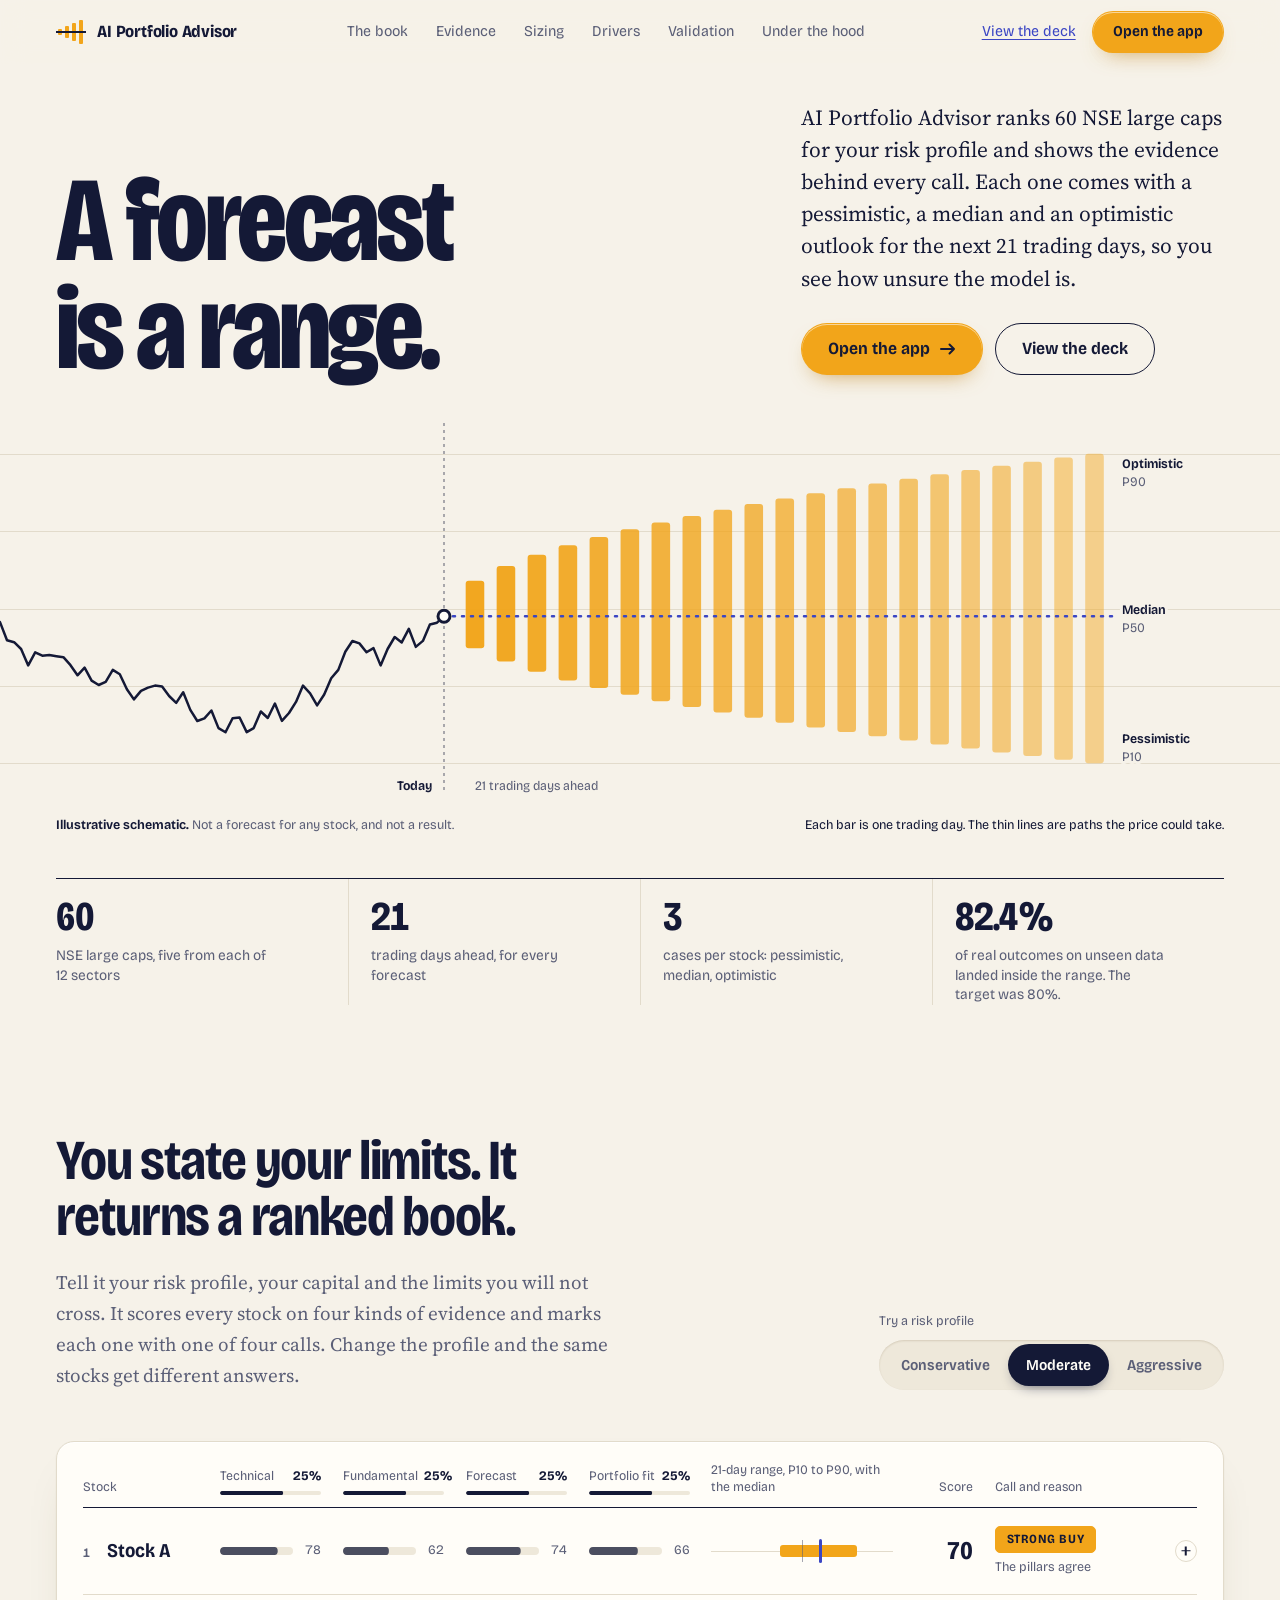
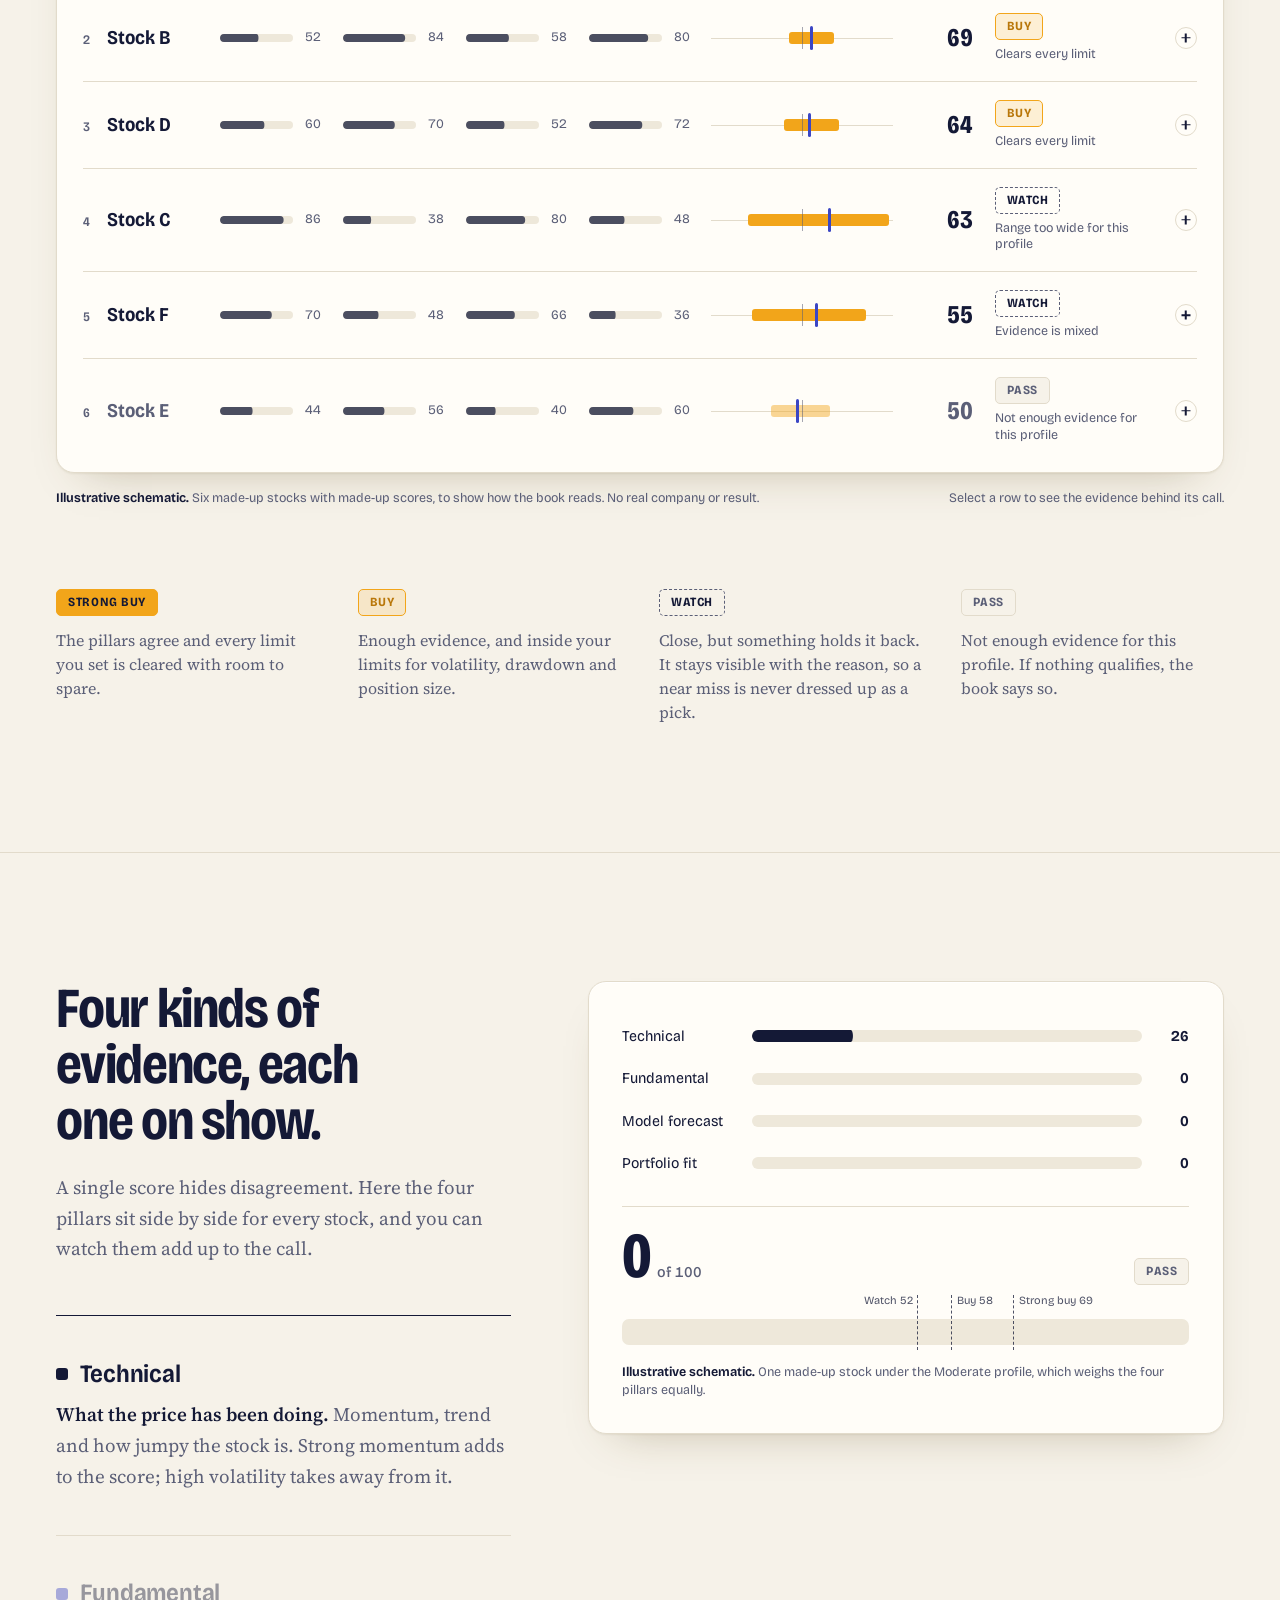
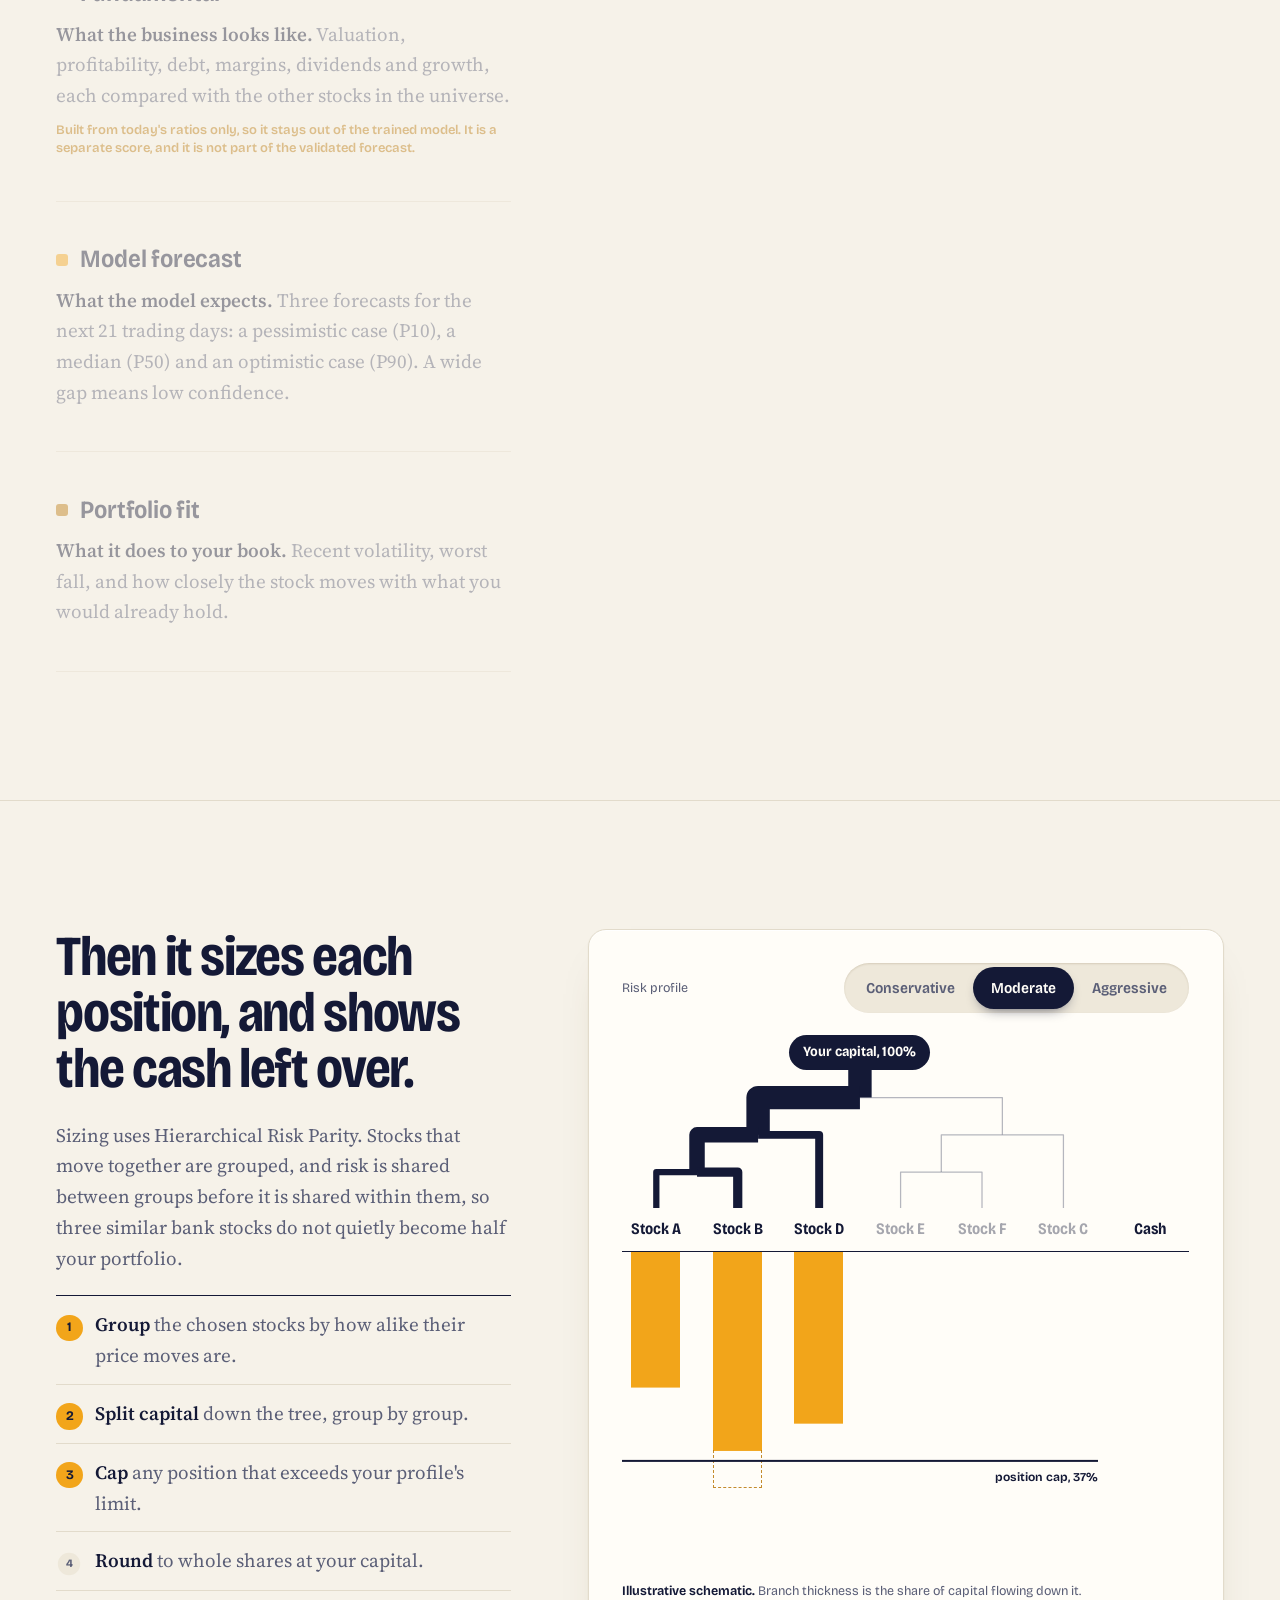
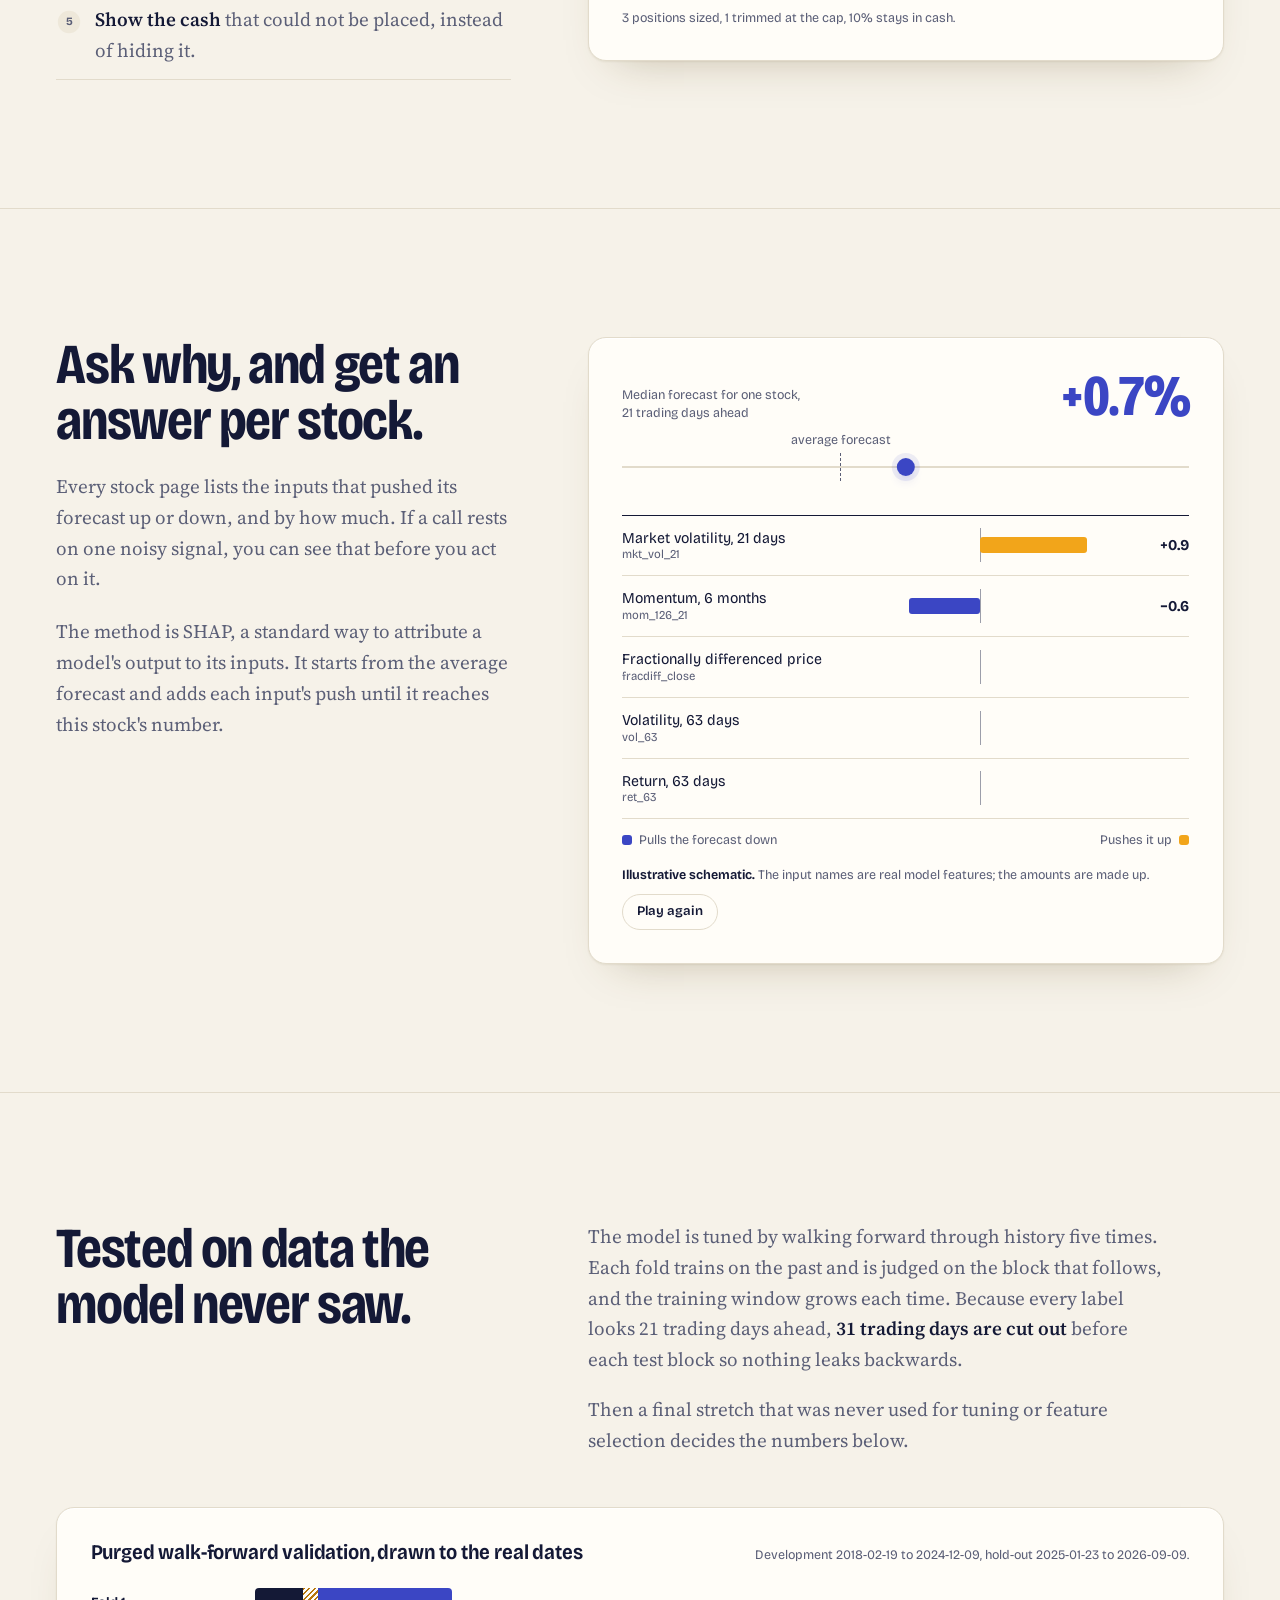
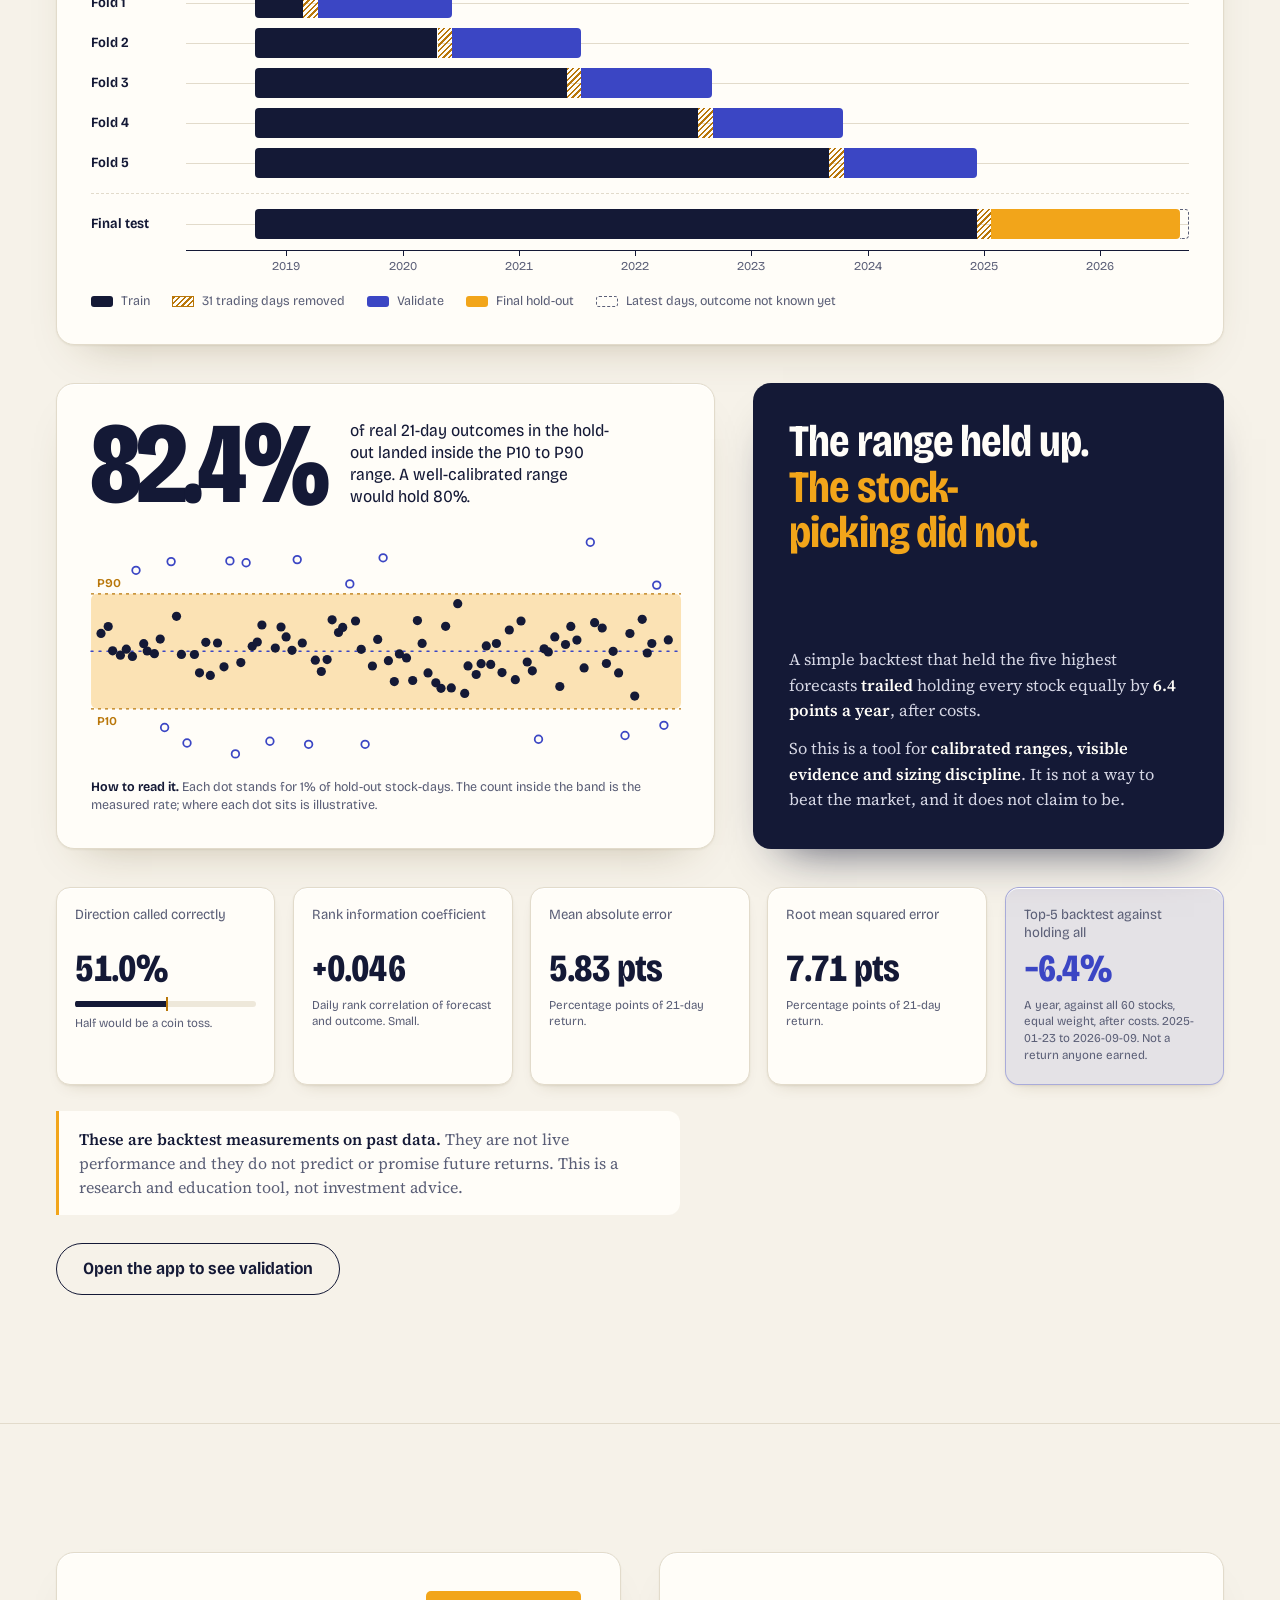
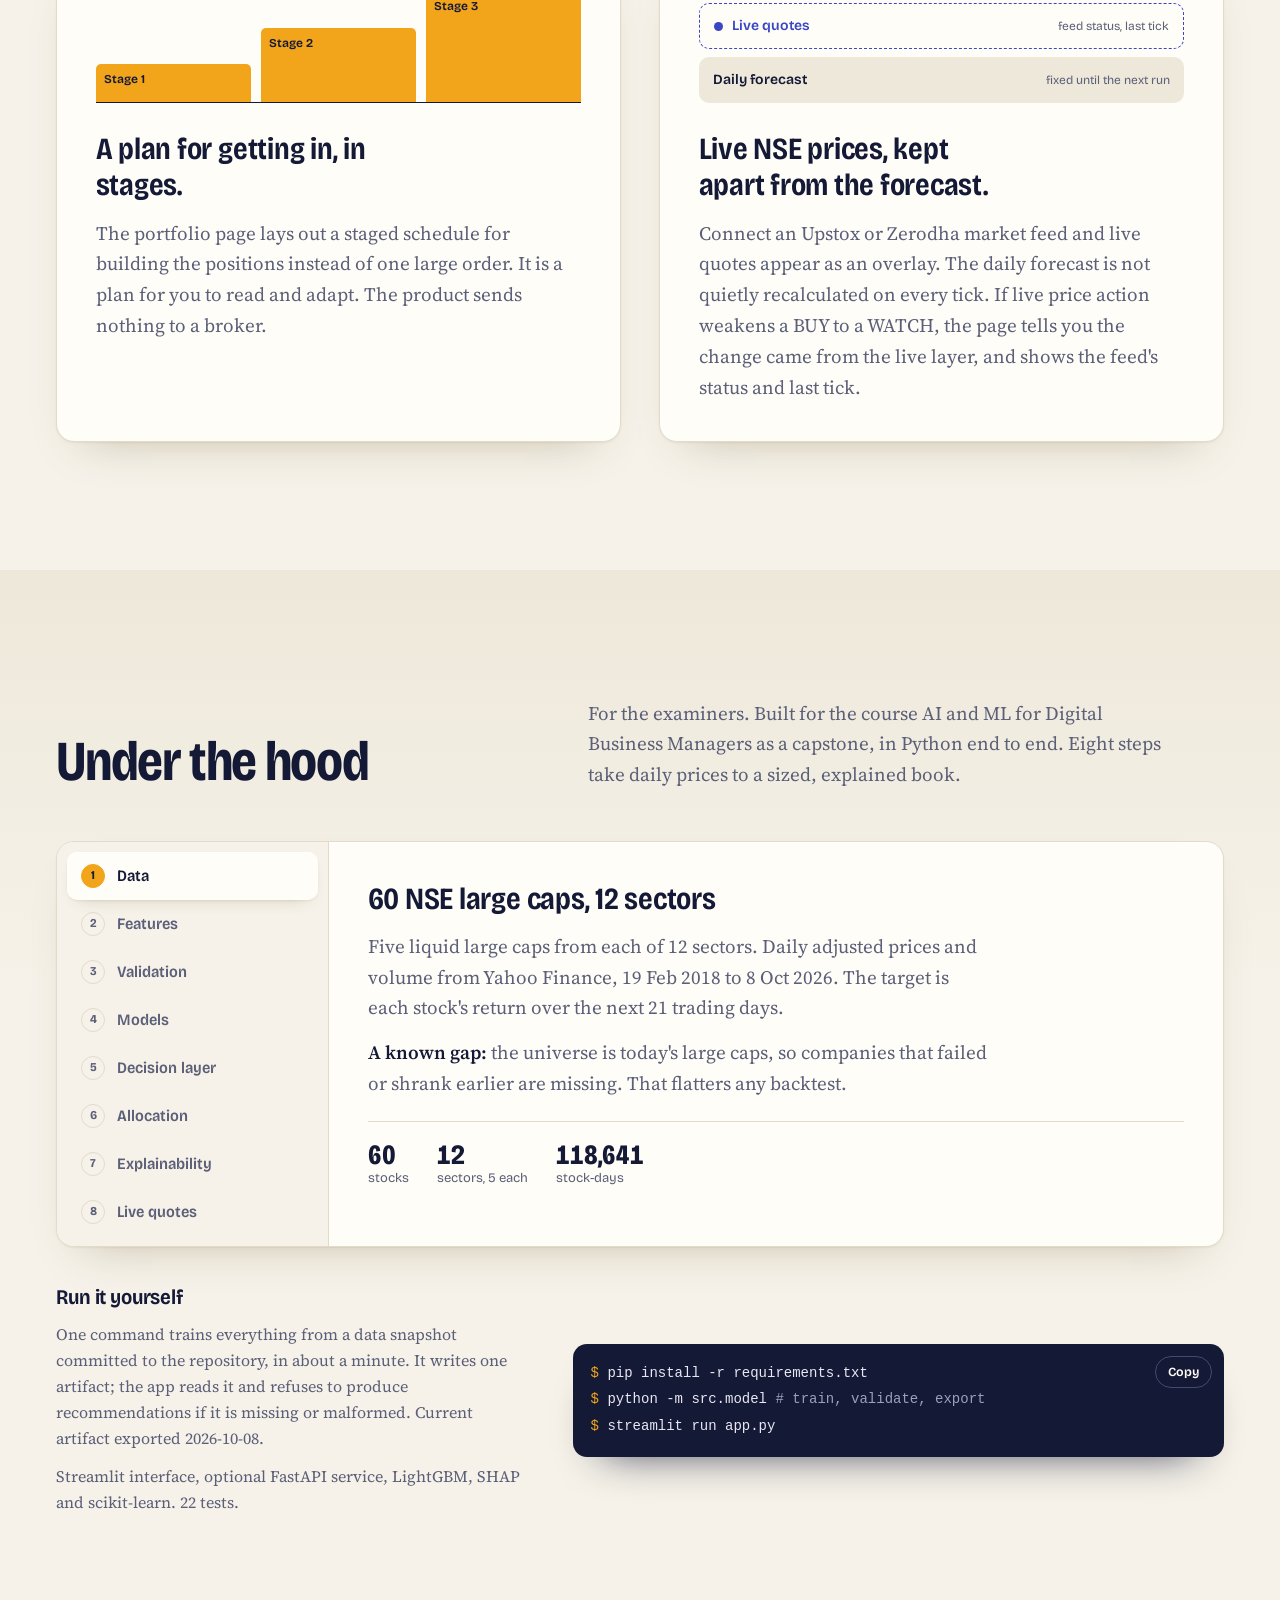
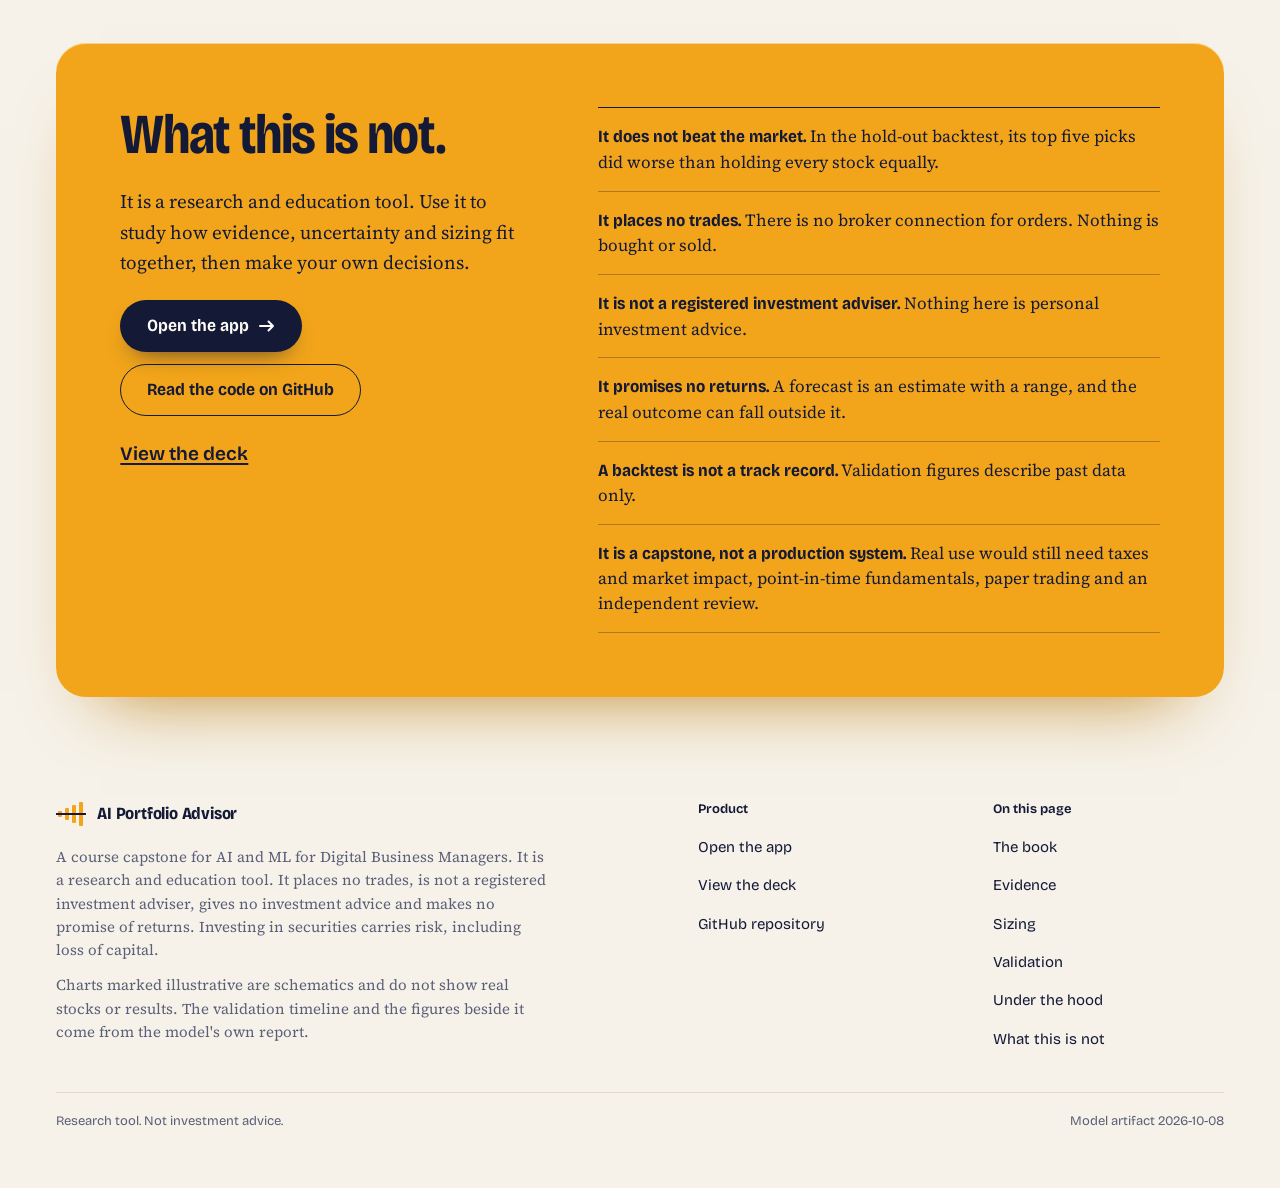
<file: landing/index.html>
<!doctype html>
<html lang="en">
<head>
<meta charset="utf-8">
<meta name="viewport" content="width=device-width, initial-scale=1">
<title>AI Portfolio Advisor: a forecast is a range</title>
<meta name="description" content="A research tool that ranks 60 NSE large caps for your risk profile and shows the evidence behind every call, including a pessimistic, median and optimistic 21-trading-day outlook. Education only; it places no trades.">
<meta name="theme-color" content="#F6F2E9">
<link rel="icon" href="favicon.svg" type="image/svg+xml">
<link rel="preconnect" href="https://fonts.googleapis.com">
<link rel="preconnect" href="https://fonts.gstatic.com" crossorigin>
<link href="https://fonts.googleapis.com/css2?family=Bricolage+Grotesque:opsz,wdth,wght@12..96,75..100,300..800&family=Source+Serif+4:ital,opsz,wght@0,8..60,400;0,8..60,600;1,8..60,400&display=swap" rel="stylesheet">
<style>
:root{
  --paper:#F6F2E9;       /* ground */
  --surface:#FFFDF8;     /* raised sheet */
  --hair:#E2DBCB;        /* rules */
  --ink:#141936;         /* text, strong marks */
  --muted:#5B5F77;       /* secondary text */
  --gold:#F2A51A;        /* the P10 to P90 band, primary buttons */
  --gold-deep:#B9770A;   /* marigold as text on light */
  --indigo:#3B46C4;      /* the median, links, second series */
  --sunk:#EEE8DA;        /* recessed tracks (paper, one step down) */
  --gold-wash:rgba(242,165,26,.16);
  --indigo-wash:rgba(59,70,196,.09);
  --display:"Bricolage Grotesque","Avenir Next Condensed","Helvetica Neue",Arial,sans-serif;
  --text:"Source Serif 4","Iowan Old Style","Palatino Linotype",Georgia,serif;
  --gutter:clamp(16px,4.4vw,64px);
  --maxw:1320px;
  --navh:64px;
  --ease:cubic-bezier(.2,.8,.2,1);
  --lift:0 1px 0 #fff inset,0 1px 2px rgba(86,64,18,.07),0 22px 44px -28px rgba(86,64,18,.34);
  --lift-sm:0 1px 0 #fff inset,0 1px 2px rgba(86,64,18,.08),0 8px 18px -12px rgba(86,64,18,.3);
}
*,*::before,*::after{box-sizing:border-box}
html{-webkit-text-size-adjust:100%;scroll-behavior:smooth;scroll-padding-top:calc(var(--navh) + 16px)}
body{margin:0;background:var(--paper);color:var(--ink);font-family:var(--text);font-size:clamp(1.0625rem,.35vw + .98rem,1.1875rem);line-height:1.62;overflow-x:hidden;overflow-x:clip;-webkit-font-smoothing:antialiased}
h1,h2,h3,p,ul,ol,dl,dd,figure{margin:0;padding:0}
ul,ol{list-style:none}
a{color:inherit}
button{font:inherit;color:inherit}
:focus-visible{outline:2.5px solid var(--indigo);outline-offset:3px;border-radius:4px}
::selection{background:var(--gold);color:var(--ink)}
[hidden]{display:none !important}
.wrap{max-width:var(--maxw);margin-inline:auto;padding-inline:var(--gutter)}
.skip{position:absolute;left:-999px;top:8px;background:var(--ink);color:var(--surface);padding:8px 14px;font-family:var(--display);font-weight:600;z-index:60;border-radius:6px}
.skip:focus{left:8px}

/* ---------- type ---------- */
.display{font-family:var(--display);font-variation-settings:"wdth" 80;font-weight:750;letter-spacing:-.03em;line-height:.9}
h2{font-family:var(--display);font-variation-settings:"wdth" 84;font-weight:680;letter-spacing:-.024em;line-height:1;font-size:clamp(2.05rem,4.4vw,3.9rem);max-width:17ch;text-wrap:balance}
h3{font-family:var(--display);font-variation-settings:"wdth" 90;font-weight:640;font-size:1.3rem;line-height:1.18;letter-spacing:-.008em}
.lede{font-size:clamp(1.125rem,.6vw + 1rem,1.34rem);line-height:1.5;max-width:44ch}
.body{max-width:58ch;color:var(--muted)}
.body + .body{margin-top:1em}
.body strong,.body b{color:var(--ink);font-weight:600}
.ui{font-family:var(--display);font-variation-settings:"wdth" 96;font-feature-settings:"tnum"}
.note{font-family:var(--display);font-variation-settings:"wdth" 96;font-size:.8125rem;line-height:1.4;color:var(--muted)}
.note b{color:var(--ink);font-weight:650}
a.link{color:var(--indigo);text-decoration-thickness:1.5px;text-underline-offset:3px}
a.link:hover{color:var(--ink)}

/* ---------- buttons ---------- */
.btn{display:inline-flex;align-items:center;justify-content:center;gap:10px;min-height:52px;padding:0 26px;font-family:var(--display);font-variation-settings:"wdth" 92;font-weight:650;font-size:1.0625rem;text-decoration:none;border-radius:999px;border:1.5px solid transparent;cursor:pointer;transition:background-color .2s,color .2s,border-color .2s,box-shadow .25s,transform .25s var(--ease)}
.btn svg{flex:none;transition:transform .25s var(--ease)}
.btn:hover svg{transform:translateX(3px)}
.btn:active{transform:translateY(1px)}
.btn-solid{background:var(--gold);color:var(--ink);box-shadow:0 1px 0 rgba(255,255,255,.55) inset,0 10px 22px -12px rgba(185,119,10,.75)}
.btn-solid:hover{background:var(--ink);color:var(--surface);box-shadow:0 12px 24px -14px rgba(20,25,54,.7)}
.btn-line{color:var(--ink);border-color:var(--ink);background:transparent}
.btn-line:hover{background:var(--ink);color:var(--surface)}
.btn-quiet{color:var(--ink);border-color:var(--hair);background:var(--surface);box-shadow:var(--lift-sm)}
.btn-quiet:hover{border-color:var(--ink)}
.btn-sm{min-height:42px;padding:0 20px;font-size:.9375rem}
.cta-row{display:flex;flex-wrap:wrap;gap:12px;margin-top:28px}

/* ---------- raised paper ---------- */
.card{background:var(--surface);border:1px solid var(--hair);border-radius:18px;box-shadow:var(--lift)}

/* ---------- nav ---------- */
.nav{position:sticky;top:0;z-index:50;height:var(--navh);background:rgba(246,242,233,.84);-webkit-backdrop-filter:blur(14px) saturate(1.3);backdrop-filter:blur(14px) saturate(1.3);border-bottom:1px solid transparent;transition:border-color .3s,box-shadow .3s}
.nav.stuck{border-bottom-color:var(--hair);box-shadow:0 10px 30px -24px rgba(86,64,18,.6)}
.nav-in{display:flex;align-items:center;justify-content:space-between;gap:20px;height:100%}
.mark{display:flex;align-items:center;gap:11px;font-family:var(--display);font-variation-settings:"wdth" 88;font-weight:720;font-size:1.0625rem;text-decoration:none;letter-spacing:-.012em;white-space:nowrap}
.mark svg{flex:none}
.nav-links{position:relative;display:flex;gap:4px;font-family:var(--display);font-variation-settings:"wdth" 94;font-size:.9375rem}
.nav-links a{position:relative;text-decoration:none;color:var(--muted);padding:9px 12px;border-radius:999px;transition:color .2s,background-color .2s;white-space:nowrap}
.nav-links a:hover{color:var(--ink);background:rgba(20,25,54,.06)}
.nav-links a[aria-current="true"]{color:var(--ink);font-weight:600}
.nav-pip{position:absolute;left:0;bottom:1px;height:3px;width:100px;border-radius:3px;background:var(--gold);transform-origin:0 50%;transform:translateX(0) scaleX(0);transition:transform .45s var(--ease);pointer-events:none}
.nav-right{display:flex;align-items:center;gap:10px}
.nav-deck{font-family:var(--display);font-variation-settings:"wdth" 94;font-size:.9375rem;color:var(--indigo);text-underline-offset:3px;white-space:nowrap;padding:8px 6px}
.nav-deck:hover{color:var(--ink)}
.nav-prog{position:absolute;left:0;right:0;bottom:-1px;height:2px;background:var(--ink);transform-origin:0 50%;transform:scaleX(var(--prog,0));opacity:.9}
.menu-btn{display:none;align-items:center;gap:9px;min-height:42px;padding:0 14px 0 16px;border-radius:999px;border:1.5px solid var(--ink);background:transparent;font-family:var(--display);font-weight:620;font-size:.9375rem;cursor:pointer}
.menu-btn i{display:block;width:16px;height:10px;border-block:2px solid var(--ink);transition:transform .25s var(--ease)}
.menu-btn[aria-expanded="true"]{background:var(--ink);color:var(--surface)}
.menu-btn[aria-expanded="true"] i{border-color:var(--surface);transform:rotate(90deg)}
.sheet{position:absolute;left:var(--gutter);right:var(--gutter);top:calc(var(--navh) + 6px);padding:10px;display:none;flex-direction:column;font-family:var(--display);font-size:1.0625rem}
.sheet.open{display:flex;animation:sheet .28s var(--ease)}
@keyframes sheet{from{opacity:0;transform:translateY(-8px)}}
.sheet a{text-decoration:none;padding:12px 14px;border-radius:10px}
.sheet a:not(.btn):hover{background:var(--paper)}
.sheet a[aria-current="true"]{background:var(--paper);font-weight:650}
.sheet .btn{margin-top:8px}
@media (max-width:1080px){.nav-links,.nav-deck{display:none}.menu-btn{display:inline-flex}}
@media (max-width:560px){.nav-right .btn{display:none}}

/* ---------- hero ---------- */
.hero{position:relative}
.hero-head{display:grid;grid-template-columns:minmax(0,7.4fr) minmax(0,4.6fr);gap:clamp(24px,5vw,80px);align-items:end;padding-top:clamp(22px,4.2vh,52px)}
.hero h1{font-size:clamp(3.15rem,9.4vw,8.9rem)}
.hero h1 span{display:block}
.hero-side{padding-bottom:.5rem}
.fan{position:relative;margin-top:clamp(20px,3.6vh,40px)}
.fan-stage{height:clamp(290px,43vh,440px);position:relative;touch-action:pan-y;cursor:crosshair}
.fan-stage:focus-visible{outline-offset:-4px}
.fan-stage svg{display:block;width:100%;height:100%;overflow:visible}
.fan-foot{display:flex;flex-wrap:wrap;justify-content:space-between;gap:6px 24px;padding-block:14px 0}
.fan-read{color:var(--ink)}
.fan text{font-family:var(--display);font-variation-settings:"wdth" 94;fill:var(--muted);font-size:13px}
.fan text.strong{fill:var(--ink);font-weight:650}
.fan .lab text{paint-order:stroke;stroke:var(--paper);stroke-width:6px;stroke-linejoin:round}
.fan .grid{stroke:var(--hair);stroke-width:1}
.fan .hist{fill:none;stroke:var(--ink);stroke-width:2.5;stroke-linejoin:round;stroke-linecap:round}
.fan .med{fill:none;stroke:var(--indigo);stroke-width:2.5;stroke-dasharray:2 7;stroke-linecap:round}
.fan .today{stroke:var(--ink);stroke-width:1.25;stroke-dasharray:3 4;opacity:.55}
.fan .bar{fill:var(--gold);transform-box:fill-box;transition:fill .15s}
.fan .bar.on{fill:var(--ink);opacity:1 !important}
.fan .dot{fill:var(--surface);stroke:var(--ink);stroke-width:3;transform-box:fill-box;transform-origin:center}
.fan .sp{fill:none;stroke:var(--ink);stroke-width:1.5;stroke-linejoin:round;stroke-linecap:round;opacity:.5}
.fan .sp-end{fill:var(--ink);opacity:.6}
.fan-tip{position:absolute;left:0;top:0;z-index:3;pointer-events:none;min-width:168px;padding:12px 14px;border-radius:12px;background:var(--ink);color:var(--surface);font-family:var(--display);font-variation-settings:"wdth" 94;font-size:.8125rem;line-height:1.3;opacity:0;transition:opacity .15s;box-shadow:0 18px 30px -18px rgba(20,25,54,.8);font-feature-settings:"tnum"}
.fan-tip.show{opacity:1}
.fan-tip b{display:block;font-size:.9375rem;margin-bottom:6px}
.fan-tip span{display:flex;justify-content:space-between;gap:18px;color:#c9cbe0}
.fan-tip span i{font-style:normal;color:var(--surface);font-weight:600}
.fan-tip small{display:block;margin-top:7px;color:var(--gold);font-size:.75rem}

/* hero entrance: one orchestrated sequence */
.motion .fan.anim .hist{stroke-dasharray:1;stroke-dashoffset:1;animation:draw 1.15s cubic-bezier(.6,0,.2,1) .2s forwards}
.motion .fan.anim .today{opacity:0;animation:fade .4s ease 1.2s forwards;--o:.55}
.motion .fan.anim .dot{transform:scale(0);animation:land .55s cubic-bezier(.3,1.7,.5,1) 1.25s forwards}
.motion .fan.anim .bar{transform:scaleY(0);animation:open .6s var(--ease) forwards}
.motion .fan.anim .med{opacity:0;animation:fade .5s ease 2.3s forwards}
.motion .fan.anim .lab{opacity:0;animation:fade .6s ease 2.45s forwards}
.motion .fan.anim .grid{opacity:0;animation:fade .8s ease .1s forwards}
.motion .fan.live:not(.anim) .bar{animation:breathe 4.2s ease-in-out infinite alternate}
.motion .fan.live .sp{stroke-dasharray:1;stroke-dashoffset:1;opacity:0;animation:sample 12s linear infinite}
.motion .fan.live .sp-end{opacity:0;animation:sample-end 12s linear infinite}
@keyframes draw{to{stroke-dashoffset:0}}
@keyframes open{to{transform:scaleY(1)}}
@keyframes fade{to{opacity:var(--o,1)}}
@keyframes land{to{transform:scale(1)}}
@keyframes breathe{from{transform:scaleY(.94)}to{transform:scaleY(1.05)}}
@keyframes sample{0%{stroke-dashoffset:1;opacity:.62}19%{stroke-dashoffset:0;opacity:.62}28%{stroke-dashoffset:0;opacity:.62}33%{stroke-dashoffset:0;opacity:0}100%{stroke-dashoffset:0;opacity:0}}
@keyframes sample-end{0%,17%{opacity:0}19%,28%{opacity:.75}33%,100%{opacity:0}}

.facts{display:grid;grid-template-columns:repeat(4,minmax(0,1fr));gap:0;margin-top:clamp(26px,4vw,44px);border-top:1.5px solid var(--ink)}
.fact{padding:18px 22px 0 0}
.fact + .fact{padding-left:22px;border-left:1px solid var(--hair)}
.fact b{display:block;font-family:var(--display);font-variation-settings:"wdth" 80;font-weight:720;font-size:clamp(1.9rem,3.2vw,2.75rem);line-height:1;letter-spacing:-.02em;font-feature-settings:"tnum"}
.fact span{display:block;margin-top:8px;font-family:var(--display);font-variation-settings:"wdth" 95;font-size:.9rem;line-height:1.35;color:var(--muted);max-width:24ch}
@media (max-width:820px){
  .hero-head{grid-template-columns:1fr;gap:20px}
  .hero h1{font-size:clamp(3.4rem,18.5vw,7rem)}
  .hero-side{padding-bottom:0}
  .fan-stage{height:300px}
  .facts{grid-template-columns:repeat(2,minmax(0,1fr))}
  .fact{padding:16px 14px 16px 0}
  .fact + .fact{padding-left:0;border-left:0}
  .fact:nth-child(even){padding-left:16px;border-left:1px solid var(--hair)}
  .fact:nth-child(n+3){border-top:1px solid var(--hair)}
}

/* ---------- sections ---------- */
.sec{padding-block:clamp(72px,10vw,148px)}
.sec-rule{border-top:1px solid var(--hair)}
.split{display:grid;grid-template-columns:minmax(0,5fr) minmax(0,7fr);gap:clamp(32px,6vw,96px);align-items:start}
.split > .lead > * + *{margin-top:22px}
@media (max-width:940px){.split{grid-template-columns:minmax(0,1fr)}}

/* ---------- segmented control ---------- */
.seg{position:relative;display:inline-flex;background:var(--sunk);border-radius:999px;padding:4px;gap:0;max-width:100%;box-shadow:0 1px 2px rgba(86,64,18,.16) inset}
.seg button{position:relative;z-index:1;background:none;border:0;border-radius:999px;min-height:42px;padding:0 18px;font-family:var(--display);font-variation-settings:"wdth" 92;font-weight:620;font-size:.9375rem;color:var(--muted);cursor:pointer;transition:color .25s}
.seg button:hover{color:var(--ink)}
.seg button[aria-pressed="true"]{color:var(--surface)}
.seg-thumb{position:absolute;top:4px;bottom:4px;left:0;width:10px;border-radius:999px;background:var(--ink);box-shadow:0 6px 14px -8px rgba(20,25,54,.9);transition:transform .45s var(--ease),width .45s var(--ease)}
.seg-label{display:block;margin-bottom:10px}
@media (max-width:480px){.seg button{padding:0 12px;font-size:.875rem}}

/* ---------- the book ---------- */
.book-top{display:flex;flex-wrap:wrap;justify-content:space-between;align-items:end;gap:28px 48px}
.book-top .body{margin-top:22px}
.book{margin-top:clamp(28px,4vw,52px);padding:6px clamp(12px,2vw,26px) 10px;overflow:hidden}
.row-grid{display:grid;grid-template-columns:7.2rem repeat(4,minmax(0,1fr)) minmax(0,1.8fr) 3.6rem minmax(0,1.55fr) 1.5rem;gap:0 clamp(12px,1.7vw,26px);align-items:center}
.book-head{padding:14px 0 12px;align-items:end;border-bottom:1.5px solid var(--ink)}
.book-head > span{font-family:var(--display);font-variation-settings:"wdth" 94;font-size:.8125rem;color:var(--muted);line-height:1.25}
.wt{display:block}
.wt em{font-style:normal;display:flex;justify-content:space-between;gap:6px;align-items:baseline}
.wt em b{font-weight:680;color:var(--ink);font-feature-settings:"tnum"}
.wt i{display:block;height:4px;margin-top:7px;background:var(--sunk);border-radius:4px;overflow:hidden}
.wt i u{display:block;height:100%;background:var(--ink);border-radius:4px;transform-origin:0 50%;transform:scaleX(var(--w,.25));transition:transform .6s var(--ease)}
.row{border-bottom:1px solid var(--hair);background:var(--surface);position:relative}
.row:last-child{border-bottom:0}
.row-main{width:100%;padding:18px 0;background:none;border:0;text-align:left;cursor:pointer;border-radius:10px;transition:background-color .2s}
.row-main:hover{background:rgba(242,165,26,.09)}
.row-main:focus-visible{outline-offset:-2px}
.name{display:flex;align-items:baseline;gap:10px;font-family:var(--display);font-variation-settings:"wdth" 88;font-weight:680;font-size:1.22rem;white-space:nowrap}
.rk{font-size:.8125rem;font-weight:600;color:var(--muted);font-feature-settings:"tnum";min-width:1.1em}
.pill{display:block}
.pill > i{display:none;font-style:normal;font-family:var(--display);font-size:.75rem;color:var(--muted);margin-bottom:5px}
.pill .track{display:flex;align-items:center;gap:8px}
.pill .track > span{flex:1;height:8px;background:var(--sunk);border-radius:4px;overflow:hidden}
.pill .track b{display:block;height:100%;background:var(--ink);border-radius:4px;transform-origin:0 50%;transform:scaleX(var(--s,0));opacity:var(--a,1);transition:transform .7s var(--ease),opacity .5s}
.pill .track em{font-style:normal;font-family:var(--display);font-size:.8125rem;font-feature-settings:"tnum";color:var(--muted);min-width:1.5em;text-align:right}
.rng{position:relative;height:28px;display:block}
.rng::before{content:"";position:absolute;left:0;right:0;top:50%;height:1px;background:var(--hair)}
.rng::after{content:"";position:absolute;left:50%;top:3px;bottom:3px;width:1px;background:var(--muted);opacity:.55}
.rng b{position:absolute;top:8px;height:12px;background:var(--gold);border-radius:3px;transform-origin:50% 50%;transition:transform .7s var(--ease)}
.rng u{position:absolute;top:2px;width:3px;height:24px;margin-left:-1.5px;background:var(--indigo);border-radius:2px;z-index:1}
.score{font-family:var(--display);font-variation-settings:"wdth" 82;font-weight:720;font-size:1.6rem;line-height:1;font-feature-settings:"tnum";text-align:right}
.verdict{display:flex;flex-direction:column;align-items:flex-start;gap:6px}
.state{display:inline-block;font-family:var(--display);font-variation-settings:"wdth" 88;font-weight:720;font-size:.78rem;letter-spacing:.045em;padding:5px 11px;border-radius:5px;border:1.5px solid transparent;white-space:nowrap;line-height:1.2}
.state.s3{background:var(--gold);color:var(--ink);border-color:var(--gold)}
.state.s2{color:var(--gold-deep);border-color:var(--gold);background:var(--gold-wash)}
.state.s1{color:var(--ink);border-color:var(--muted);border-style:dashed}
.state.s0{color:var(--muted);border-color:var(--hair);background:var(--paper)}
.state.pop{animation:pop .5s cubic-bezier(.3,1.6,.5,1)}
@keyframes pop{0%{transform:scale(.8);opacity:.3}100%{transform:none;opacity:1}}
.why{font-family:var(--display);font-variation-settings:"wdth" 96;font-size:.8125rem;color:var(--muted);line-height:1.3}
.chev{width:22px;height:22px;border-radius:50%;border:1.5px solid var(--hair);position:relative;justify-self:end;transition:transform .35s var(--ease),border-color .2s,background-color .2s}
.chev::before,.chev::after{content:"";position:absolute;left:50%;top:50%;width:9px;height:1.5px;background:var(--ink);transform:translate(-50%,-50%)}
.chev::after{transform:translate(-50%,-50%) rotate(90deg);transition:transform .35s var(--ease)}
.row-main:hover .chev{border-color:var(--ink)}
.row-main[aria-expanded="true"] .chev{background:var(--ink);border-color:var(--ink)}
.row-main[aria-expanded="true"] .chev::before,.row-main[aria-expanded="true"] .chev::after{background:var(--surface)}
.row-main[aria-expanded="true"] .chev::after{transform:translate(-50%,-50%) rotate(0deg)}
.row.dim .name,.row.dim .score{color:var(--muted)}
.row.dim .rng b{opacity:.45}
.det{display:grid;grid-template-rows:0fr;transition:grid-template-rows .45s var(--ease)}
.det > div{overflow:hidden;min-height:0}
.row.open .det{grid-template-rows:1fr}
.det-in{display:grid;grid-template-columns:minmax(0,1.25fr) minmax(0,1fr);gap:20px clamp(20px,4vw,56px);padding:6px 0 26px;opacity:0;transform:translateY(-6px);transition:opacity .35s .05s,transform .45s var(--ease) .05s;visibility:hidden}
.row.open .det-in{opacity:1;transform:none;visibility:visible}
.det h4{margin:0 0 10px;font-family:var(--display);font-variation-settings:"wdth" 92;font-weight:650;font-size:.9375rem}
.sum{position:relative;height:18px;background:var(--sunk);border-radius:5px;margin-top:28px}
.sum-bar{position:absolute;inset:0;display:flex;border-radius:5px;overflow:hidden}
.sum-bar b{display:block;height:100%}
.c0{background:var(--ink)}.c1{background:var(--indigo)}.c2{background:var(--gold)}.c3{background:var(--gold-deep)}
.sum-th{position:absolute;top:-22px;bottom:-4px;border-left:1.5px dashed var(--ink);opacity:.75}
.sum-th span{position:absolute;left:5px;top:-3px;font-family:var(--display);font-size:.6875rem;white-space:nowrap;color:var(--ink)}
.sum-th.th0 span{left:auto;right:5px}
@media (max-width:520px){.sum-th.th1 span{display:none}}
.maths{margin-top:16px;display:grid;grid-template-columns:repeat(2,minmax(0,1fr));gap:6px 22px;font-family:var(--display);font-variation-settings:"wdth" 95;font-size:.875rem;font-feature-settings:"tnum";color:var(--muted)}
.maths li{display:flex;align-items:center;gap:8px}
.maths li i{flex:none;width:10px;height:10px;border-radius:3px}
.maths li b{margin-left:auto;color:var(--ink);font-weight:650}
.det p{font-size:1rem;line-height:1.5;color:var(--muted);max-width:44ch}
.det p + p{margin-top:8px}
.det p b{color:var(--ink);font-weight:600}
.book-foot{display:flex;flex-wrap:wrap;justify-content:space-between;gap:10px 32px;margin-top:16px}
.states{display:grid;grid-template-columns:repeat(4,minmax(0,1fr));gap:clamp(20px,3vw,44px);margin-top:clamp(44px,6vw,80px)}
.states p{margin-top:12px;color:var(--muted);font-size:1rem;line-height:1.5}
@media (max-width:1020px){
  .row-grid{grid-template-columns:repeat(4,minmax(0,1fr)) 1.6rem;gap:14px 12px}
  .book-head{display:flex;flex-wrap:wrap;gap:10px 16px}
  .book-head > span{flex:1 1 calc(50% - 16px)}
  .book-head > span:not(.wt){display:none}
  .row-main{padding:20px 0}
  .name{grid-column:1 / 3}
  .verdict{grid-column:3 / 5;grid-row:1;align-items:flex-end;text-align:right}
  .chev{grid-column:5;grid-row:1}
  .rng{grid-column:1 / -1}
  .score{display:none}
  .pill > i{display:block}
  .pill:nth-of-type(1){grid-column:1}
  .states{grid-template-columns:repeat(2,minmax(0,1fr))}
  .det-in{grid-template-columns:minmax(0,1fr)}
}
@media (max-width:520px){
  .pill{grid-column:span 2}
  .states{grid-template-columns:minmax(0,1fr)}
  .maths{grid-template-columns:minmax(0,1fr)}
}

/* ---------- pillars: four gauges combine into one call ---------- */
.pg{display:grid;grid-template-columns:minmax(0,5fr) minmax(0,7fr);grid-template-areas:"lead fig" "list fig";gap:clamp(28px,4vw,56px) clamp(32px,6vw,96px);align-items:start}
.pg-lead{grid-area:lead}
.pg-lead .body{margin-top:22px}
.pg-list{grid-area:list;border-top:1.5px solid var(--ink)}
.pg-fig{grid-area:fig;position:sticky;top:calc(var(--navh) + 28px);padding:clamp(18px,2.6vw,36px)}
.pg-list li{padding:clamp(22px,3.4vw,44px) 0;border-bottom:1px solid var(--hair);transition:opacity .4s}
.pg-list h3{display:flex;align-items:center;gap:12px;font-size:1.55rem}
.pg-list h3 i{flex:none;width:12px;height:12px;border-radius:3px}
.pg-list p{color:var(--muted);max-width:50ch;margin-top:10px}
.pg-list p b{color:var(--ink);font-weight:600}
.pg-list small{display:block;margin-top:10px;font-family:var(--display);font-size:.8125rem;line-height:1.4;color:var(--gold-deep);font-weight:600;max-width:52ch}
.motion .pg-list.scrub li{opacity:.42}
.motion .pg-list.scrub li.on{opacity:1}
.gauge{display:grid;grid-template-columns:7.4rem minmax(0,1fr) 2.2rem;gap:12px;align-items:center;padding:9px 0;font-family:var(--display);font-variation-settings:"wdth" 94;font-size:.9375rem}
.gauge > span:nth-child(2){height:12px;background:var(--sunk);border-radius:6px;overflow:hidden}
.gauge b{display:block;height:100%;border-radius:6px;transform-origin:0 50%;transform:scaleX(var(--g,1))}
.gauge em{font-style:normal;font-weight:680;text-align:right;font-feature-settings:"tnum"}
.gauge small{color:var(--muted);font-size:.75rem;font-feature-settings:"tnum"}
.mix-head{display:flex;justify-content:space-between;align-items:flex-end;gap:16px;margin-top:22px;padding-top:20px;border-top:1px solid var(--hair)}
.mix-num{font-family:var(--display);font-variation-settings:"wdth" 80;font-weight:740;font-size:clamp(2.6rem,5vw,4rem);line-height:.9;letter-spacing:-.02em;font-feature-settings:"tnum"}
.mix-num small{font-size:.9375rem;font-weight:500;color:var(--muted);letter-spacing:0;margin-left:6px;font-variation-settings:"wdth" 95}
.mix{position:relative;height:26px;background:var(--sunk);border-radius:7px;margin-top:34px}
.mix-segs{position:absolute;inset:0;border-radius:7px;overflow:hidden}
.mix-segs b{position:absolute;top:0;bottom:0;transform-origin:0 50%;transform:scaleX(var(--g,1))}
.mix .sum-th{top:-24px;bottom:-5px}
.pg-fig figcaption{margin-top:18px}
@media (max-width:940px){
  .pg{grid-template-columns:minmax(0,1fr);grid-template-areas:"lead" "fig" "list"}
  .pg-fig{top:calc(var(--navh) + 8px);z-index:4;padding:14px 16px 14px;border-radius:14px}
  .gauge{padding:4px 0;grid-template-columns:6.2rem minmax(0,1fr) 1.8rem;font-size:.8125rem;gap:8px}
  .gauge > span:nth-child(2){height:8px}
  .gauge small{display:none}
  .mix-head{margin-top:10px;padding-top:10px}
  .mix{margin-top:26px;height:18px}
  .pg-fig figcaption{display:none}
  .pg-list h3{font-size:1.35rem}
}

/* ---------- allocation ---------- */
.steps{counter-reset:s;margin-top:30px;border-top:1.5px solid var(--ink)}
.steps li{counter-increment:s;display:grid;grid-template-columns:2.4rem 1fr;align-items:baseline;padding:13px 0;border-bottom:1px solid var(--hair);color:var(--muted);transition:color .4s}
.steps li::before{content:counter(s);display:grid;place-items:center;width:1.65rem;height:1.65rem;border-radius:50%;font-family:var(--display);font-weight:700;font-size:.8125rem;background:var(--gold);color:var(--ink);transition:background-color .4s,color .4s,transform .5s cubic-bezier(.3,1.6,.5,1)}
.steps b{color:var(--ink);font-weight:600}
.motion .steps.live li:not(.on)::before{background:var(--sunk);color:var(--muted);transform:scale(.86)}
.alloc{padding:clamp(16px,2.6vw,34px)}
.alloc-top{display:flex;flex-wrap:wrap;align-items:center;justify-content:space-between;gap:12px 20px;margin-bottom:22px}
.alloc-grid{display:grid;grid-template-columns:repeat(6,minmax(0,1fr)) minmax(0,1.15fr);column-gap:clamp(4px,1vw,14px)}
.root{grid-column:1 / 7;justify-self:center;font-family:var(--display);font-variation-settings:"wdth" 90;font-weight:680;font-size:.875rem;background:var(--ink);color:var(--surface);padding:6px 14px;border-radius:999px;white-space:nowrap}
.tree{grid-column:1 / 7;height:clamp(92px,11vw,138px)}
.tree svg{display:block;width:100%;height:100%;overflow:visible}
.tree path{fill:none;stroke:var(--ink);stroke-linejoin:round;stroke-linecap:butt;transition:stroke-width .6s var(--ease),stroke-dashoffset .7s cubic-bezier(.6,0,.2,1),opacity .4s}
.tree path.off{stroke:var(--muted);opacity:.45}
.alloc:not(.p1) .tree path{stroke-dashoffset:var(--len)}
.leaf{font-family:var(--display);font-variation-settings:"wdth" 84;font-weight:680;font-size:clamp(.8125rem,1.4vw,1rem);text-align:center;padding:8px 0 9px;transition:opacity .3s;white-space:nowrap}
.leaf i{font-style:normal}
.leaf.off{opacity:.38}
@media (max-width:620px){.leaf i{display:none}}
.cols{grid-column:1 / -1;display:grid;grid-template-columns:subgrid;height:clamp(170px,22vw,300px);position:relative;border-top:1.5px solid var(--ink)}
.col{position:relative;border-radius:0 0 6px 6px}
.col:focus-visible{outline-offset:0}
.col .fill{position:absolute;left:14%;right:14%;top:0;height:100%;background:var(--gold);transform-origin:50% 0;transform:scaleY(var(--v,0));transition:transform .75s var(--ease)}
.col:nth-child(2) .fill{transition-delay:.05s}.col:nth-child(3) .fill{transition-delay:.1s}.col:nth-child(4) .fill{transition-delay:.15s}.col:nth-child(5) .fill{transition-delay:.2s}.col:nth-child(6) .fill{transition-delay:.25s}
.alloc:not(.p2) .col .fill{transform:scaleY(0)}
.col.cash .fill{transform:none;background:repeating-linear-gradient(135deg,var(--ink) 0 1.5px,transparent 1.5px 7px);border:1.5px solid var(--ink);border-top:0;clip-path:inset(0 0 calc((1 - var(--v,0)) * 100%) 0);transition:clip-path .8s var(--ease)}
.alloc:not(.p4) .col.cash .fill{transform:none;clip-path:inset(0 0 100% 0)}
.col .ghost,.col .fly{position:absolute;left:14%;right:14%;top:var(--ct,0%);height:var(--ch,0%);pointer-events:none}
.col .ghost{border:1.5px dashed var(--gold-deep);border-top:0;opacity:0;transition:opacity .4s}
.alloc.p3 .col.capped .ghost{opacity:.85}
.col .fly{background:var(--gold);opacity:0}
.capline{position:absolute;left:0;top:0;width:calc(100% * 6 / 7.15);border-top:2px solid var(--ink);transform:translateY(var(--cy,0px));transition:transform .7s var(--ease),opacity .4s;pointer-events:none;z-index:2}
.capline span{position:absolute;right:0;top:5px;font-family:var(--display);font-size:.75rem;font-weight:650;color:var(--ink);white-space:nowrap;background:var(--surface);padding:1px 0 1px 6px}
.alloc:not(.p3) .capline{opacity:0}
.vals{grid-column:1 / -1;display:grid;grid-template-columns:subgrid;padding-top:8px}
.vals span{text-align:center;font-family:var(--display);font-variation-settings:"wdth" 86;font-weight:680;font-size:clamp(.75rem,1.4vw,.9375rem);font-feature-settings:"tnum";transition:opacity .4s}
.vals span.off{opacity:.35}
.alloc:not(.p4) .vals span{opacity:0}
.alloc-foot{display:flex;flex-wrap:wrap;justify-content:space-between;gap:8px 24px;margin-top:18px}

/* ---------- drivers ---------- */
.shap{padding:clamp(16px,2.6vw,34px);overflow:hidden}
.fc-head{display:flex;justify-content:space-between;align-items:flex-end;gap:16px}
.fc-num{font-family:var(--display);font-variation-settings:"wdth" 80;font-weight:740;font-size:clamp(2.4rem,4.6vw,3.6rem);line-height:.9;letter-spacing:-.02em;font-feature-settings:"tnum";color:var(--indigo)}
.fc{position:relative;height:44px;margin-top:22px}
.fc::before{content:"";position:absolute;left:0;right:0;top:21px;height:2px;background:var(--hair)}
.fc-base{position:absolute;top:8px;bottom:8px;border-left:1.5px dashed var(--muted)}
.fc-base span{position:absolute;top:-22px;left:0;transform:translateX(-50%);white-space:nowrap}
.fc-mark{position:absolute;left:0;top:0;width:100%;height:100%;transform:translateX(var(--x,0%));transition:transform .55s cubic-bezier(.4,1.5,.5,1);pointer-events:none}
.fc-mark::before{content:"";position:absolute;left:-9px;top:13px;width:18px;height:18px;border-radius:50%;background:var(--indigo);box-shadow:0 0 0 5px var(--indigo-wash),0 6px 12px -6px rgba(59,70,196,.9)}
.drivers{margin-top:26px;border-top:1.5px solid var(--ink)}
.drv{display:grid;grid-template-columns:minmax(0,12.5rem) minmax(0,1fr) 3.2rem;gap:16px;align-items:center;padding:13px 0;border-bottom:1px solid var(--hair);transition:background-color .2s}
.drv:hover{background:rgba(242,165,26,.07)}
.drv > span{font-family:var(--display);font-variation-settings:"wdth" 94;font-size:.9375rem;line-height:1.25}
.drv > span small{display:block;color:var(--muted);font-size:.75rem}
.drv > div{position:relative;height:16px}
.drv > div::before{content:"";position:absolute;left:50%;top:-9px;bottom:-9px;width:1px;background:var(--muted);opacity:.6}
.drv b{position:absolute;top:0;height:16px;border-radius:3px;transform:scaleX(var(--g,1));transition:transform .5s var(--ease)}
.drv b.up{left:50%;background:var(--gold);transform-origin:0 50%}
.drv b.dn{right:50%;background:var(--indigo);transform-origin:100% 50%}
.drv em{font-style:normal;font-family:var(--display);font-weight:680;font-size:.9375rem;text-align:right;font-feature-settings:"tnum";transition:opacity .4s}
.motion .shap:not(.in) .drv b{transform:scaleX(0)}
.motion .shap .drv:not(.on) em{opacity:0}
.drv-key{display:flex;justify-content:space-between;gap:16px;margin-top:12px}
.drv-key span{display:flex;align-items:center;gap:7px}
.drv-key i{width:10px;height:10px;border-radius:3px}
.shap-foot{display:flex;flex-wrap:wrap;align-items:center;justify-content:space-between;gap:10px 20px;margin-top:16px}
.replay{background:none;border:1.5px solid var(--hair);border-radius:999px;min-height:36px;padding:0 14px;font-family:var(--display);font-size:.8125rem;font-weight:620;cursor:pointer;transition:border-color .2s,background-color .2s}
.replay:hover{border-color:var(--ink);background:var(--paper)}
@media (max-width:520px){.drv{grid-template-columns:minmax(0,7.6rem) minmax(0,1fr) 2.6rem;gap:10px}.drv > span{font-size:.875rem}}

/* ---------- validation ---------- */
.val-top{display:grid;grid-template-columns:minmax(0,5fr) minmax(0,7fr);gap:clamp(32px,6vw,96px);align-items:start}
@media (max-width:940px){.val-top{grid-template-columns:minmax(0,1fr)}}
.wf{margin-top:clamp(28px,4vw,52px);padding:clamp(16px,2.6vw,34px)}
.wf-head{display:flex;flex-wrap:wrap;justify-content:space-between;align-items:baseline;gap:8px 24px;margin-bottom:18px}
.wf-row{display:grid;grid-template-columns:5.2rem minmax(0,1fr);gap:12px;align-items:center;padding:5px 0;border-radius:8px}
.wf-row > span{font-family:var(--display);font-variation-settings:"wdth" 92;font-weight:640;font-size:.875rem;white-space:nowrap}
.wf-row.final{margin-top:10px;padding-top:15px;border-top:1px dashed var(--hair);border-radius:0}
.wf-track{position:relative;height:30px;background:linear-gradient(var(--hair),var(--hair)) 0 50% / 100% 1px no-repeat}
.wf-track i{position:absolute;top:0;bottom:0;display:block;border-radius:4px;transition:transform .7s var(--ease),opacity .45s,filter .2s}
.wf-track i:hover{filter:brightness(1.08)}
.wf-tr{background:var(--ink);transform-origin:0 50%;border-radius:4px 0 0 4px !important}
.wf-gap{background:repeating-linear-gradient(135deg,var(--gold-deep) 0 1.5px,transparent 1.5px 4px);border-radius:0 !important}
.wf-va{background:var(--indigo);border-radius:0 4px 4px 0 !important}
.wf-te{background:var(--gold);border-radius:0 4px 4px 0 !important}
.wf-new{border:1.5px dashed var(--muted);border-left:0;border-radius:0 4px 4px 0 !important}
.motion .wf:not(.in) .wf-tr{transform:scaleX(0)}
.motion .wf:not(.in) .wf-gap{opacity:0}
.motion .wf:not(.in) .wf-va,.motion .wf:not(.in) .wf-te,.motion .wf:not(.in) .wf-new{opacity:0;transform:translateX(-46px)}
.wf-tr{transition-delay:calc(var(--i) * .16s) !important}
.wf-gap{transition-delay:calc(var(--i) * .16s + .45s) !important}
.wf-va,.wf-te,.wf-new{transition-delay:calc(var(--i) * .16s + .55s) !important}
.wf-axis{position:relative;height:26px;margin-left:calc(5.2rem + 12px);margin-top:6px;border-top:1.5px solid var(--ink)}
.wf-axis span{position:absolute;top:6px;transform:translateX(-50%);font-family:var(--display);font-size:.75rem;color:var(--muted);font-feature-settings:"tnum"}
.wf-axis span::before{content:"";position:absolute;left:50%;top:-6px;height:5px;border-left:1.5px solid var(--ink)}
.wf-key{display:flex;flex-wrap:wrap;gap:8px 22px;margin-top:16px}
.wf-key span{display:flex;align-items:center;gap:8px}
.wf-key i{flex:none;width:22px;height:11px;border-radius:3px}
@media (max-width:620px){
  .wf-row{grid-template-columns:3rem minmax(0,1fr);gap:8px}
  .wf-row > span{font-size:.75rem}
  .wf-row > span u{display:none}
  .wf-track{height:24px}
  .wf-axis{margin-left:calc(3rem + 8px)}
  .wf-axis span:nth-child(even){display:none}
}
.wf-row > span u{text-decoration:none}

.verdict-block{display:grid;grid-template-columns:minmax(0,7fr) minmax(0,5fr);gap:clamp(20px,3vw,40px);margin-top:clamp(20px,3vw,40px);align-items:stretch}
@media (max-width:940px){.verdict-block{grid-template-columns:minmax(0,1fr)}}
@media (max-width:620px){.cov .cov-head p{flex-basis:100%;max-width:none}}
.cov{padding:clamp(18px,2.6vw,34px);display:flex;flex-direction:column}
.cov-head{display:flex;flex-wrap:wrap;align-items:flex-end;gap:8px 24px}
.cov-num{font-family:var(--display);font-variation-settings:"wdth" 78;font-weight:760;font-size:clamp(4rem,9vw,7.4rem);line-height:.82;letter-spacing:-.035em;font-feature-settings:"tnum"}
.cov-head p{flex:1 1 15ch;font-family:var(--display);font-variation-settings:"wdth" 92;font-size:1.0625rem;line-height:1.3;max-width:26ch;padding-bottom:4px}
.dots{position:relative;flex:1;min-height:230px;margin-top:22px}
.dots svg{position:absolute;inset:0;width:100%;height:100%;overflow:visible}
.dots .band{fill:var(--gold);opacity:.3}
.dots .edge{stroke:var(--gold-deep);stroke-width:1.25;stroke-dasharray:3 4}
.dots .mid{stroke:var(--indigo);stroke-width:1.5;stroke-dasharray:2 6;stroke-linecap:round}
.dots circle{transition:opacity .35s,transform .6s var(--ease);transition-delay:calc(var(--i) * 14ms);transform-box:fill-box}
.dots circle.inn{fill:var(--ink)}
.dots circle.out{fill:var(--surface);stroke:var(--indigo);stroke-width:1.75}
.dots text{font-family:var(--display);font-size:12px;fill:var(--gold-deep);font-weight:650}
.motion .cov:not(.in) .dots circle{opacity:0;transform:translateY(-22px)}
.plain{padding:clamp(20px,2.8vw,36px);background:var(--ink);color:var(--surface);border-radius:18px;display:flex;flex-direction:column;justify-content:space-between;gap:22px;box-shadow:0 26px 48px -30px rgba(20,25,54,.85)}
.plain h3{font-size:clamp(1.9rem,3.5vw,3.1rem);font-variation-settings:"wdth" 82;font-weight:700;line-height:1.02;letter-spacing:-.02em;text-wrap:balance}
.plain h3 span{display:block;color:var(--gold)}
.plain p{font-size:1.0325rem;line-height:1.55;color:#d5d6e4}
.plain p b{color:var(--surface);font-weight:600}
.plain p + p{margin-top:12px}
.plain :focus-visible{outline-color:var(--gold)}
.stats{display:grid;grid-template-columns:repeat(5,minmax(0,1fr));gap:clamp(10px,1.4vw,18px);margin-top:clamp(20px,3vw,40px)}
.stat{padding:18px 18px 20px;border-radius:14px;background:var(--surface);border:1px solid var(--hair);box-shadow:var(--lift-sm);transition:transform .35s var(--ease),box-shadow .35s,border-color .2s}
.stat:hover{transform:translateY(-3px);border-color:var(--ink)}
.stat dt{font-family:var(--display);font-variation-settings:"wdth" 94;font-size:.875rem;color:var(--muted);line-height:1.3;min-height:2.6em}
.stat dd{font-family:var(--display);font-variation-settings:"wdth" 80;font-weight:730;font-size:clamp(1.9rem,3vw,2.6rem);line-height:1.05;margin-top:6px;font-feature-settings:"tnum";letter-spacing:-.02em}
.stat small{display:block;font-family:var(--display);font-weight:400;font-variation-settings:"wdth" 96;font-size:.75rem;color:var(--muted);margin-top:8px;line-height:1.4;letter-spacing:0}
.stat.flag{background:var(--indigo-wash);border-color:rgba(59,70,196,.35)}
.stat.flag dd{color:var(--indigo)}
.stat .meter{display:block;position:relative;height:6px;margin-top:12px;background:var(--sunk);border-radius:3px}
.stat .meter b{position:absolute;left:0;top:0;bottom:0;width:100%;border-radius:3px;background:var(--ink);transform-origin:0 50%;transform:scaleX(var(--g,0));transition:transform 1s var(--ease) .2s}
.stat .meter u{position:absolute;top:-4px;bottom:-4px;border-left:2px solid var(--gold-deep)}
.motion .stats:not(.in) .meter b{transform:scaleX(0)}
@media (max-width:1100px){.stats{grid-template-columns:repeat(3,minmax(0,1fr))}}
@media (max-width:620px){.stats{grid-template-columns:repeat(2,minmax(0,1fr))}.stat{padding:14px 14px 16px}.stat dt{min-height:0}.stat:last-child:nth-child(odd){grid-column:1 / -1}}
.caution{margin-top:26px;padding:16px 20px;border-left:3px solid var(--gold);background:var(--surface);border-radius:0 12px 12px 0;font-size:1rem;line-height:1.5;max-width:78ch;color:var(--muted)}
.caution b{color:var(--ink);font-weight:600}

/* ---------- staged entry + live layer ---------- */
.duo{display:grid;grid-template-columns:repeat(2,minmax(0,1fr));gap:clamp(20px,3vw,40px)}
.duo > div{padding:clamp(20px,3vw,40px);display:flex;flex-direction:column;transition:transform .4s var(--ease),border-color .2s}
.duo > div:hover{transform:translateY(-4px);border-color:var(--ink)}
.duo h3{font-size:clamp(1.5rem,2.4vw,2rem);font-variation-settings:"wdth" 84;max-width:20ch}
.duo p{margin-top:14px}
.mini{margin-bottom:28px;height:112px;position:relative}
.tranches{display:grid;grid-template-columns:repeat(3,minmax(0,1fr));gap:10px;align-items:end;height:100%;border-bottom:1.5px solid var(--ink)}
.tranches i{display:block;background:var(--gold);border-radius:5px 5px 0 0;transform-origin:50% 100%;transition:transform .7s var(--ease);position:relative}
.tranches i:nth-child(1){height:34%}.tranches i:nth-child(2){height:67%;transition-delay:.18s}.tranches i:nth-child(3){height:100%;transition-delay:.36s}
.tranches i span{position:absolute;left:8px;top:6px;font-style:normal;font-family:var(--display);font-size:.75rem;font-weight:650;white-space:nowrap}
.motion .duo:not(.in) .tranches i{transform:scaleY(0)}
.layers{display:flex;flex-direction:column;gap:8px;height:100%;justify-content:flex-end}
.layers div{display:flex;align-items:center;justify-content:space-between;gap:12px;padding:0 14px;height:46px;border-radius:10px;font-family:var(--display);font-size:.875rem;font-weight:620;white-space:nowrap}
.layers div small{font-weight:400;color:var(--muted);font-size:.75rem;overflow:hidden;text-overflow:ellipsis}
.layers .lv{border:1.5px dashed var(--indigo);color:var(--indigo);transition:transform .7s var(--ease) .3s,opacity .5s .3s}
.layers .lv span{display:flex;align-items:center;gap:9px}
.layers .lv span::before{content:"";width:9px;height:9px;border-radius:50%;background:var(--indigo)}
.motion .layers .lv span::before{animation:pulse 1.8s ease-out infinite}
@keyframes pulse{0%{box-shadow:0 0 0 0 rgba(59,70,196,.5)}100%{box-shadow:0 0 0 10px rgba(59,70,196,0)}}
.layers .fx{background:var(--sunk)}
.motion .duo:not(.in) .layers .lv{transform:translateY(-18px);opacity:0}
@media (max-width:760px){.duo{grid-template-columns:minmax(0,1fr)}}

/* ---------- under the hood: stepped pipeline ---------- */
.hood{background:linear-gradient(var(--sunk),var(--paper) 420px)}
.hood-top{display:grid;grid-template-columns:minmax(0,5fr) minmax(0,7fr);gap:clamp(32px,6vw,96px);align-items:end}
@media (max-width:940px){.hood-top{grid-template-columns:minmax(0,1fr)}}
.pipe{display:grid;grid-template-columns:minmax(0,17rem) minmax(0,1fr);margin-top:clamp(28px,4vw,52px);overflow:hidden}
.tabs{display:flex;flex-direction:column;padding:10px;border-right:1px solid var(--hair);background:var(--paper);counter-reset:t}
.tabs button{counter-increment:t;display:flex;align-items:center;gap:12px;width:100%;min-height:48px;padding:0 14px;border:0;border-radius:10px;background:none;text-align:left;font-family:var(--display);font-variation-settings:"wdth" 92;font-weight:600;font-size:.9875rem;color:var(--muted);cursor:pointer;white-space:nowrap;transition:background-color .2s,color .2s}
.tabs button::before{content:counter(t);flex:none;display:grid;place-items:center;width:1.5rem;height:1.5rem;border-radius:50%;border:1.5px solid var(--hair);font-size:.75rem;font-weight:700;transition:background-color .25s,border-color .25s,color .25s}
.tabs button:hover{color:var(--ink);background:rgba(20,25,54,.05)}
.tabs button[aria-selected="true"]{background:var(--surface);color:var(--ink);box-shadow:var(--lift-sm)}
.tabs button[aria-selected="true"]::before{background:var(--gold);border-color:var(--gold);color:var(--ink)}
.panels{padding:clamp(20px,3vw,40px);min-height:23rem}
.panel h3{font-size:clamp(1.5rem,2.4vw,2rem);font-variation-settings:"wdth" 84}
.panel p{margin-top:14px;color:var(--muted);max-width:62ch}
.panel p b{color:var(--ink);font-weight:600}
.panel.enter{animation:panel .45s var(--ease)}
@keyframes panel{from{opacity:0;transform:translateY(10px)}}
.kf{display:flex;flex-wrap:wrap;gap:10px 28px;margin-top:22px;padding-top:18px;border-top:1px solid var(--hair)}
.kf div{font-family:var(--display);font-size:.8125rem;color:var(--muted);line-height:1.3}
.kf b{display:block;font-variation-settings:"wdth" 80;font-weight:730;font-size:1.75rem;color:var(--ink);line-height:1.1;font-feature-settings:"tnum"}
.chips{display:flex;flex-wrap:wrap;gap:6px;margin-top:18px}
.chips span{font-family:var(--display);font-variation-settings:"wdth" 90;font-size:.78rem;font-weight:600;padding:5px 10px;border-radius:6px;border:1.5px solid var(--hair);color:var(--muted);background:var(--paper);transition:background-color .35s,border-color .35s,color .35s;transition-delay:calc(var(--i,0) * 60ms)}
.chips span.kept{background:var(--gold);border-color:var(--gold);color:var(--ink)}
.motion .panel.enter .chips span.kept{animation:chip .5s calc(var(--i) * 70ms + .15s) backwards}
@keyframes chip{from{background:var(--paper);border-color:var(--hair);color:var(--muted)}}
@media (max-width:860px){
  .pipe{grid-template-columns:minmax(0,1fr)}
  .tabs{flex-direction:row;overflow-x:auto;border-right:0;border-bottom:1px solid var(--hair);scrollbar-width:none;gap:4px;scroll-snap-type:x proximity}
  .tabs::-webkit-scrollbar{display:none}
  .tabs button{width:auto;flex:none;min-height:44px;scroll-snap-align:start}
  .panels{min-height:0}
}
.repro{display:grid;grid-template-columns:minmax(0,5fr) minmax(0,7fr);gap:clamp(24px,4vw,64px);margin-top:clamp(24px,3vw,40px);align-items:center}
@media (max-width:940px){.repro{grid-template-columns:minmax(0,1fr)}}
.term{background:var(--ink);color:#e9e7f3;border-radius:14px;padding:16px 18px 18px;font-family:ui-monospace,"SF Mono",Menlo,Consolas,monospace;font-size:.875rem;line-height:1.9;box-shadow:0 24px 44px -30px rgba(20,25,54,.9);position:relative;overflow:hidden}
.term code{display:block;white-space:nowrap;overflow-x:auto;scrollbar-width:none;font:inherit}
.term code::before{content:"$ ";color:var(--gold)}
.term code small{color:#9c9fbd;font-size:inherit}
.copy{position:absolute;right:12px;top:12px;min-height:32px;padding:0 12px;border-radius:999px;border:1.5px solid #454a72;background:var(--ink);color:var(--surface);font-family:var(--display);font-size:.78rem;font-weight:620;cursor:pointer;transition:border-color .2s,background-color .2s,color .2s}
.copy:hover,.copy.done{background:var(--gold);border-color:var(--gold);color:var(--ink)}
.copy:focus-visible{outline-color:var(--gold)}
.stack{color:var(--muted);font-size:1rem;max-width:58ch}

/* ---------- limits: the band, full width ---------- */
.limits-in{background:var(--gold);color:var(--ink);border-radius:clamp(18px,2.4vw,30px);padding:clamp(28px,5vw,76px) clamp(20px,5vw,76px);box-shadow:0 1px 0 rgba(255,255,255,.5) inset,0 40px 70px -46px rgba(185,119,10,.95)}
.limits h2{max-width:13ch}
.limits ::selection{background:var(--ink);color:var(--gold)}
.limits :focus-visible{outline-color:var(--ink)}
.nots{border-top:1.5px solid var(--ink)}
.nots li{padding:16px 0;border-bottom:1px solid rgba(20,25,54,.3);font-size:1.0625rem;line-height:1.45}
.nots b{font-family:var(--display);font-variation-settings:"wdth" 90;font-weight:700}
.limits .btn-solid{background:var(--ink);color:var(--surface);box-shadow:0 12px 24px -14px rgba(20,25,54,.8)}
.limits .btn-solid:hover{background:var(--surface);color:var(--ink)}
.limits .btn-line:hover{background:var(--ink);color:var(--surface)}
.limits a.link{color:var(--ink);font-family:var(--display);font-weight:620}

/* ---------- footer ---------- */
footer{padding-block:clamp(40px,5vw,64px) 56px;font-size:.9375rem;color:var(--muted)}
.foot{display:grid;grid-template-columns:minmax(0,6fr) minmax(0,2.4fr) minmax(0,2.4fr);gap:32px clamp(28px,5vw,72px)}
.foot .mark{color:var(--ink);margin-bottom:16px}
.foot p{max-width:62ch;line-height:1.55}
.foot p + p{margin-top:12px}
.foot nav{display:flex;flex-direction:column;gap:4px;font-family:var(--display);align-items:flex-start}
.foot nav b{color:var(--ink);font-weight:650;font-size:.8125rem;margin-bottom:6px}
.foot nav a{color:var(--ink);text-decoration:none;padding:5px 0;background:linear-gradient(var(--gold),var(--gold)) 0 100% / 0 2px no-repeat;transition:background-size .3s var(--ease)}
.foot nav a:hover,.foot nav a:focus-visible{background-size:100% 2px}
.foot-base{margin-top:36px;padding-top:18px;border-top:1px solid var(--hair);display:flex;flex-wrap:wrap;justify-content:space-between;gap:8px 24px;font-family:var(--display);font-size:.8125rem}
@media (max-width:820px){.foot{grid-template-columns:repeat(2,minmax(0,1fr))}.foot > div{grid-column:1 / -1}}

/* ---------- shared tooltip ---------- */
.tip{position:fixed;left:0;top:0;z-index:70;max-width:260px;padding:9px 12px;border-radius:9px;background:var(--ink);color:var(--surface);font-family:var(--display);font-variation-settings:"wdth" 95;font-size:.8125rem;line-height:1.35;pointer-events:none;opacity:0;transition:opacity .15s;box-shadow:0 14px 26px -16px rgba(20,25,54,.9);font-feature-settings:"tnum"}
.tip.show{opacity:1}

@media (prefers-reduced-motion:reduce){
  html{scroll-behavior:auto}
  *,*::before,*::after{animation:none !important;transition:none !important}
}
</style>
</head>
<body>
<a class="skip" href="#main">Skip to content</a>

<div class="nav" id="nav">
  <div class="wrap nav-in">
    <a class="mark" href="#top" aria-label="AI Portfolio Advisor, top of page">
      <svg width="30" height="30" viewBox="0 0 30 30" aria-hidden="true"><rect x="2" y="12" width="4" height="6" rx="1" fill="#F2A51A"/><rect x="9" y="9" width="4" height="12" rx="1" fill="#F2A51A"/><rect x="16" y="6" width="4" height="18" rx="1" fill="#F2A51A"/><rect x="23" y="3" width="4" height="24" rx="1" fill="#F2A51A"/><path d="M0 15h30" stroke="#141936" stroke-width="2"/></svg>
      AI Portfolio Advisor
    </a>
    <nav class="nav-links" aria-label="Sections" id="navLinks">
      <a href="#book">The book</a>
      <a href="#pillars">Evidence</a>
      <a href="#sizing">Sizing</a>
      <a href="#why">Drivers</a>
      <a href="#validation">Validation</a>
      <a href="#hood">Under the hood</a>
      <span class="nav-pip" id="navPip" aria-hidden="true"></span>
    </nav>
    <div class="nav-right">
      <a class="nav-deck" href="./deck/">View the deck</a>
      <a class="btn btn-solid btn-sm" data-app href="https://fn.iimbg.com">Open the app</a>
      <button class="menu-btn" id="menuBtn" type="button" aria-expanded="false" aria-controls="sheet">Menu<i aria-hidden="true"></i></button>
    </div>
  </div>
  <div class="sheet card" id="sheet">
    <a href="#book">The book</a>
    <a href="#pillars">Evidence</a>
    <a href="#sizing">Sizing</a>
    <a href="#why">Drivers</a>
    <a href="#validation">Validation</a>
    <a href="#hood">Under the hood</a>
    <a href="./deck/">View the deck</a>
    <a class="btn btn-solid" data-app href="https://fn.iimbg.com">Open the app</a>
  </div>
  <span class="nav-prog" aria-hidden="true"></span>
</div>

<header class="hero" id="top">
  <div class="wrap">
    <div class="hero-head">
      <h1 class="display"><span>A forecast</span><span>is a range.</span></h1>
      <div class="hero-side">
        <p class="lede">AI Portfolio Advisor ranks 60 NSE large caps for your risk profile and shows the evidence behind every call. Each one comes with a pessimistic, a median and an optimistic outlook for the next 21 trading days, so you see how unsure the model is.</p>
        <div class="cta-row">
          <a class="btn btn-solid" data-app href="https://fn.iimbg.com">Open the app <svg width="16" height="12" viewBox="0 0 16 12" aria-hidden="true"><path d="M1 6h13M9.5 1.5 14 6l-4.5 4.5" fill="none" stroke="currentColor" stroke-width="2" stroke-linecap="round" stroke-linejoin="round"/></svg></a>
          <a class="btn btn-line" href="./deck/">View the deck</a>
        </div>
      </div>
    </div>
  </div>

  <figure class="fan" id="fan">
    <div class="fan-stage" id="fanStage" tabindex="0" role="group" aria-label="Illustrative schematic: a price history line reaches today, then opens into 21 daily bars that grow taller with each trading day, showing the forecast range widening from pessimistic to optimistic around a median. Use the left and right arrow keys to step through the days."><div class="fan-tip" id="fanTip" aria-hidden="true"></div></div>
    <figcaption class="wrap fan-foot">
      <span class="note"><b>Illustrative schematic.</b> Not a forecast for any stock, and not a result.</span>
      <span class="note fan-read" id="fanRead" aria-live="polite">Each bar is one trading day. The thin lines are paths the price could take.</span>
    </figcaption>
  </figure>

  <div class="wrap">
    <div class="facts" id="facts">
      <div class="fact" data-fact="universeSize"><b data-count="60">60</b><span>NSE large caps, five from each of 12 sectors</span></div>
      <div class="fact"><b data-count="21">21</b><span>trading days ahead, for every forecast</span></div>
      <div class="fact"><b data-count="3">3</b><span>cases per stock: pessimistic, median, optimistic</span></div>
      <div class="fact" data-fact="quantileCoverage"><b id="factCov">82.4%</b><span>of real outcomes on unseen data landed inside the range. The target was 80%.</span></div>
    </div>
  </div>
</header>

<main id="main">

<section class="sec" id="book">
  <div class="wrap">
    <div class="book-top">
      <div>
        <h2>You state your limits. It returns a ranked book.</h2>
        <p class="body">Tell it your risk profile, your capital and the limits you will not cross. It scores every stock on four kinds of evidence and marks each one with one of four calls. Change the profile and the same stocks get different answers.</p>
      </div>
      <div>
        <span class="note seg-label" id="segLabel">Try a risk profile</span>
        <div class="seg" role="group" aria-labelledby="segLabel" data-seg>
          <span class="seg-thumb" aria-hidden="true"></span>
          <button type="button" data-p="conservative" aria-pressed="false">Conservative</button>
          <button type="button" data-p="moderate" aria-pressed="true">Moderate</button>
          <button type="button" data-p="aggressive" aria-pressed="false">Aggressive</button>
        </div>
      </div>
    </div>

    <div class="book card">
      <div class="row-grid book-head" id="bookHead" aria-hidden="true">
        <span>Stock</span>
        <span class="wt"><em>Technical <b></b></em><i><u></u></i></span>
        <span class="wt"><em>Fundamental <b></b></em><i><u></u></i></span>
        <span class="wt"><em>Forecast <b></b></em><i><u></u></i></span>
        <span class="wt"><em>Portfolio fit <b></b></em><i><u></u></i></span>
        <span>21-day range, P10 to P90, with the median</span>
        <span style="text-align:right">Score</span>
        <span>Call and reason</span>
        <span></span>
      </div>
      <div id="bookRows"></div>
    </div>
    <div class="book-foot">
      <span class="note"><b>Illustrative schematic.</b> Six made-up stocks with made-up scores, to show how the book reads. No real company or result.</span>
      <span class="note" id="bookRead" aria-live="polite">Select a row to see the evidence behind its call.</span>
    </div>

    <div class="states">
      <div><span class="state s3">STRONG BUY</span><p>The pillars agree and every limit you set is cleared with room to spare.</p></div>
      <div><span class="state s2">BUY</span><p>Enough evidence, and inside your limits for volatility, drawdown and position size.</p></div>
      <div><span class="state s1">WATCH</span><p>Close, but something holds it back. It stays visible with the reason, so a near miss is never dressed up as a pick.</p></div>
      <div><span class="state s0">PASS</span><p>Not enough evidence for this profile. If nothing qualifies, the book says so.</p></div>
    </div>
  </div>
</section>

<section class="sec sec-rule" id="pillars">
  <div class="wrap pg">
    <div class="pg-lead">
      <h2>Four kinds of evidence, each one on show.</h2>
      <p class="body">A single score hides disagreement. Here the four pillars sit side by side for every stock, and you can watch them add up to the call.</p>
    </div>
    <figure class="pg-fig card" id="pgFig">
      <div id="gauges"></div>
      <div class="mix-head">
        <div class="mix-num ui"><span id="mixNum">70</span><small>of 100</small></div>
        <span class="state s3" id="mixState">STRONG BUY</span>
      </div>
      <div class="mix" id="mix" role="img" aria-label="Illustrative: the four pillar scores, weighted equally, add up to 70 out of 100, which clears the strong buy line at 69."><div class="mix-segs" id="mixSegs"></div></div>
      <figcaption class="note"><b>Illustrative schematic.</b> One made-up stock under the Moderate profile, which weighs the four pillars equally.</figcaption>
    </figure>
    <ul class="pg-list" id="pgList">
      <li><h3><i class="c0"></i>Technical</h3><p><b>What the price has been doing.</b> Momentum, trend and how jumpy the stock is. Strong momentum adds to the score; high volatility takes away from it.</p></li>
      <li><h3><i class="c1"></i>Fundamental</h3><p><b>What the business looks like.</b> Valuation, profitability, debt, margins, dividends and growth, each compared with the other stocks in the universe.</p><small>Built from today's ratios only, so it stays out of the trained model. It is a separate score, and it is not part of the validated forecast.</small></li>
      <li><h3><i class="c2"></i>Model forecast</h3><p><b>What the model expects.</b> Three forecasts for the next 21 trading days: a pessimistic case (P10), a median (P50) and an optimistic case (P90). A wide gap means low confidence.</p></li>
      <li><h3><i class="c3"></i>Portfolio fit</h3><p><b>What it does to your book.</b> Recent volatility, worst fall, and how closely the stock moves with what you would already hold.</p></li>
    </ul>
  </div>
</section>

<section class="sec sec-rule" id="sizing">
  <div class="wrap split">
    <div class="lead">
      <h2>Then it sizes each position, and shows the cash left over.</h2>
      <p class="body">Sizing uses Hierarchical Risk Parity. Stocks that move together are grouped, and risk is shared between groups before it is shared within them, so three similar bank stocks do not quietly become half your portfolio.</p>
      <ol class="steps" id="steps">
        <li><span><b>Group</b> the chosen stocks by how alike their price moves are.</span></li>
        <li><span><b>Split capital</b> down the tree, group by group.</span></li>
        <li><span><b>Cap</b> any position that exceeds your profile's limit.</span></li>
        <li><span><b>Round</b> to whole shares at your capital.</span></li>
        <li><span><b>Show the cash</b> that could not be placed, instead of hiding it.</span></li>
      </ol>
    </div>
    <div>
      <figure class="alloc card p1 p2 p3 p4" id="alloc">
        <div class="alloc-top">
          <span class="note" id="segLabel2">Risk profile</span>
          <div class="seg" role="group" aria-labelledby="segLabel2" data-seg>
            <span class="seg-thumb" aria-hidden="true"></span>
            <button type="button" data-p="conservative" aria-pressed="false">Conservative</button>
            <button type="button" data-p="moderate" aria-pressed="true">Moderate</button>
            <button type="button" data-p="aggressive" aria-pressed="false">Aggressive</button>
          </div>
        </div>
        <div class="alloc-grid">
          <div class="root">Your capital, 100%</div><div></div>
          <div class="tree" id="tree" aria-hidden="true"></div><div></div>
          <div class="leaf" data-k="A"><i>Stock </i>A</div>
          <div class="leaf" data-k="B"><i>Stock </i>B</div>
          <div class="leaf" data-k="D"><i>Stock </i>D</div>
          <div class="leaf" data-k="E"><i>Stock </i>E</div>
          <div class="leaf" data-k="F"><i>Stock </i>F</div>
          <div class="leaf" data-k="C"><i>Stock </i>C</div>
          <div class="leaf">Cash</div>
          <div class="cols" id="cols" role="group" aria-label="Illustrative allocation: column length is position size, a solid line marks the position cap, and the last column is uninvested cash.">
            <div class="col" data-k="A" tabindex="0"><span class="fill"></span><span class="ghost"></span><span class="fly"></span></div>
            <div class="col" data-k="B" tabindex="0"><span class="fill"></span><span class="ghost"></span><span class="fly"></span></div>
            <div class="col" data-k="D" tabindex="0"><span class="fill"></span><span class="ghost"></span><span class="fly"></span></div>
            <div class="col" data-k="E" tabindex="0"><span class="fill"></span><span class="ghost"></span><span class="fly"></span></div>
            <div class="col" data-k="F" tabindex="0"><span class="fill"></span><span class="ghost"></span><span class="fly"></span></div>
            <div class="col" data-k="C" tabindex="0"><span class="fill"></span><span class="ghost"></span><span class="fly"></span></div>
            <div class="col cash" data-k="cash" tabindex="0"><span class="fill"></span></div>
            <div class="capline" id="capline"><span id="capLabel">position cap</span></div>
          </div>
          <div class="vals" id="vals"><span data-k="A"></span><span data-k="B"></span><span data-k="D"></span><span data-k="E"></span><span data-k="F"></span><span data-k="C"></span><span data-k="cash"></span></div>
        </div>
        <figcaption class="alloc-foot">
          <span class="note"><b>Illustrative schematic.</b> Branch thickness is the share of capital flowing down it.</span>
          <span class="note" id="allocRead" aria-live="polite"></span>
        </figcaption>
      </figure>
    </div>
  </div>
</section>

<section class="sec sec-rule" id="why">
  <div class="wrap split">
    <div class="lead">
      <h2>Ask why, and get an answer per stock.</h2>
      <p class="body">Every stock page lists the inputs that pushed its forecast up or down, and by how much. If a call rests on one noisy signal, you can see that before you act on it.</p>
      <p class="body">The method is SHAP, a standard way to attribute a model's output to its inputs. It starts from the average forecast and adds each input's push until it reaches this stock's number.</p>
    </div>
    <figure class="shap card" id="shap">
      <div class="fc-head">
        <span class="note">Median forecast for one stock,<br>21 trading days ahead</span>
        <span class="fc-num ui" id="fcNum">+1.1%</span>
      </div>
      <div class="fc" id="fc" aria-hidden="true">
        <div class="fc-base" id="fcBase"><span class="note">average forecast</span></div>
        <div class="fc-mark" id="fcMark"></div>
      </div>
      <div class="drivers" id="drivers"></div>
      <div class="drv-key"><span class="note"><i style="background:var(--indigo)"></i>Pulls the forecast down</span><span class="note">Pushes it up<i style="background:var(--gold)"></i></span></div>
      <figcaption class="shap-foot">
        <span class="note"><b>Illustrative schematic.</b> The input names are real model features; the amounts are made up.</span>
        <button class="replay" type="button" id="shapReplay" hidden>Play again</button>
      </figcaption>
    </figure>
  </div>
</section>

<section class="sec sec-rule" id="validation">
  <div class="wrap">
    <div class="val-top">
      <h2>Tested on data the model never saw.</h2>
      <div>
        <p class="body">The model is tuned by walking forward through history five times. Each fold trains on the past and is judged on the block that follows, and the training window grows each time. Because every label looks 21 trading days ahead, <b>31 trading days are cut out</b> before each test block so nothing leaks backwards.</p>
        <p class="body">Then a final stretch that was never used for tuning or feature selection decides the numbers below.</p>
      </div>
    </div>

    <figure class="wf card" id="wf">
      <div class="wf-head">
        <h3>Purged walk-forward validation, drawn to the real dates</h3>
        <span class="note" id="valMeta" hidden></span>
      </div>
      <div id="wfRows"></div>
      <div class="wf-axis" id="wfAxis" aria-hidden="true"></div>
      <figcaption class="wf-key">
        <span class="note"><i style="background:var(--ink)"></i>Train</span>
        <span class="note"><i class="wf-gap" style="border:1px solid var(--gold-deep)"></i>31 trading days removed</span>
        <span class="note"><i style="background:var(--indigo)"></i>Validate</span>
        <span class="note"><i style="background:var(--gold)"></i>Final hold-out</span>
        <span class="note"><i style="border:1.5px dashed var(--muted)"></i>Latest days, outcome not known yet</span>
      </figcaption>
    </figure>

    <div class="verdict-block">
      <figure class="cov card" id="cov" data-fact="quantileCoverage">
        <div class="cov-head">
          <div class="cov-num" id="covNum">82.4%</div>
          <p>of real 21-day outcomes in the hold-out landed inside the P10 to P90 range. A well-calibrated range would hold 80%.</p>
        </div>
        <div class="dots" id="dots" role="img" aria-label="One hundred dots, one per percent of hold-out outcomes. Most sit inside the marigold range band; the rest fall above or below it."></div>
        <figcaption class="note" style="margin-top:14px"><b>How to read it.</b> Each dot stands for 1% of hold-out stock-days. The count inside the band is the measured rate; where each dot sits is illustrative.</figcaption>
      </figure>
      <div class="plain">
        <h3>The range held up.<span>The stock-picking did not.</span></h3>
        <div>
          <p id="plainText">A simple backtest that held the five highest forecasts did <b>not</b> beat holding every stock equally.</p>
          <p>So this is a tool for <b>calibrated ranges, visible evidence and sizing discipline</b>. It is not a way to beat the market, and it does not claim to be.</p>
        </div>
      </div>
    </div>

    <dl class="stats" id="stats" hidden></dl>

    <p class="caution"><span id="valPending">Figures for the current model are published on the Validation page of the app. </span><b>These are backtest measurements on past data.</b> They are not live performance and they do not predict or promise future returns. This is a research and education tool, not investment advice.</p>
    <div class="cta-row"><a class="btn btn-line" data-app href="https://fn.iimbg.com">Open the app to see validation</a></div>
  </div>
</section>

<section class="sec sec-rule" id="live">
  <div class="wrap duo" id="duo">
    <div class="card">
      <div class="mini" aria-hidden="true"><div class="tranches"><i><span>Stage 1</span></i><i><span>Stage 2</span></i><i><span>Stage 3</span></i></div></div>
      <h3>A plan for getting in, in stages.</h3>
      <p class="body">The portfolio page lays out a staged schedule for building the positions instead of one large order. It is a plan for you to read and adapt. The product sends nothing to a broker.</p>
    </div>
    <div class="card">
      <div class="mini" aria-hidden="true"><div class="layers"><div class="lv"><span>Live quotes</span><small>feed status, last tick</small></div><div class="fx"><span>Daily forecast</span><small>fixed until the next run</small></div></div></div>
      <h3>Live NSE prices, kept apart from the forecast.</h3>
      <p class="body">Connect an Upstox or Zerodha market feed and live quotes appear as an overlay. The daily forecast is not quietly recalculated on every tick. If live price action weakens a BUY to a WATCH, the page tells you the change came from the live layer, and shows the feed's status and last tick.</p>
    </div>
  </div>
</section>

<section class="sec hood" id="hood">
  <div class="wrap">
    <div class="hood-top">
      <h2>Under the hood</h2>
      <p class="body">For the examiners. Built for the course AI and ML for Digital Business Managers as a capstone, in Python end to end. Eight steps take daily prices to a sized, explained book.</p>
    </div>

    <div class="pipe card">
      <div class="tabs" role="tablist" aria-label="Pipeline steps" id="tabs">
        <button role="tab" id="t0" aria-controls="pn0" aria-selected="true">Data</button>
        <button role="tab" id="t1" aria-controls="pn1" aria-selected="false" tabindex="-1">Features</button>
        <button role="tab" id="t2" aria-controls="pn2" aria-selected="false" tabindex="-1">Validation</button>
        <button role="tab" id="t3" aria-controls="pn3" aria-selected="false" tabindex="-1">Models</button>
        <button role="tab" id="t4" aria-controls="pn4" aria-selected="false" tabindex="-1">Decision layer</button>
        <button role="tab" id="t5" aria-controls="pn5" aria-selected="false" tabindex="-1">Allocation</button>
        <button role="tab" id="t6" aria-controls="pn6" aria-selected="false" tabindex="-1">Explainability</button>
        <button role="tab" id="t7" aria-controls="pn7" aria-selected="false" tabindex="-1">Live quotes</button>
      </div>
      <div class="panels">
        <div class="panel" role="tabpanel" id="pn0" aria-labelledby="t0" tabindex="0">
          <h3>60 NSE large caps, 12 sectors</h3>
          <p>Five liquid large caps from each of 12 sectors. Daily adjusted prices and volume from Yahoo Finance, 19 Feb 2018 to 8 Oct 2026. The target is each stock's return over the next 21 trading days.</p>
          <p><b>A known gap:</b> the universe is today's large caps, so companies that failed or shrank earlier are missing. That flatters any backtest.</p>
          <div class="kf"><div><b data-m="universeSize">60</b>stocks</div><div><b>12</b>sectors, 5 each</div><div><b>118,641</b>stock-days</div></div>
        </div>
        <div class="panel" role="tabpanel" id="pn1" aria-labelledby="t1" tabindex="0" hidden>
          <h3>19 candidate features, 10 kept</h3>
          <p>Every input is a return, ratio or oscillator built from price and volume. Many measure the same thing, so a mutual-information selection with a redundancy penalty keeps one of each kind. It runs on development data only.</p>
          <p><b>Company fundamentals are not model inputs.</b> Only today's ratios exist, and using them on past dates would leak the future. They feed the app's separate fundamental score instead.</p>
          <div class="chips" id="chips" aria-label="The 19 candidate features; the 10 kept are highlighted"></div>
        </div>
        <div class="panel" role="tabpanel" id="pn2" aria-labelledby="t2" tabindex="0" hidden>
          <h3>Purged walk-forward, then a hold-out</h3>
          <p>Five expanding folds. Each trains on the past and validates on the next block, with 31 trading days removed in between: 21 for the label's look-ahead and 10 more as an embargo. A final hold-out period is kept away from tuning and feature selection.</p>
          <p>Reported: pinball loss, mean absolute error, RMSE, directional accuracy, rank information coefficient, range coverage and realised return by signal.</p>
          <div class="kf"><div><b data-m="cvFolds">5</b>expanding folds</div><div><b>31</b>trading-day gap</div><div><b>24,413</b>hold-out stock-days</div></div>
        </div>
        <div class="panel" role="tabpanel" id="pn3" aria-labelledby="t3" tabindex="0" hidden>
          <h3>Three quantile models, tuned small</h3>
          <p>Three LightGBM regressors with quantile (pinball) loss at 0.10, 0.50 and 0.90. The gap between P10 and P90 is the uncertainty measure. A random search tried 25 hyperparameter settings across 5 folds and 3 quantiles.</p>
          <p>The search picked very small trees: 4 leaves, 100 trees. With a weak signal, complex trees fit noise. Against a baseline that uses no features at all, the tuned model was level in cross-validation and slightly ahead on the hold-out.</p>
          <div class="kf"><div><b>25</b>settings tried</div><div><b>375</b>model fits</div><div><b>3</b>quantiles</div></div>
        </div>
        <div class="panel" role="tabpanel" id="pn4" aria-labelledby="t4" tabindex="0" hidden>
          <h3>Four scores, weighted by profile</h3>
          <p>The technical score, the fundamental score, the model forecast and portfolio fit are combined with weights that depend on your risk profile. Gates on volatility, drawdown and forecast confidence can hold a stock back whatever its score.</p>
          <p>The result is one of four states: STRONG BUY, BUY, WATCH or PASS, each with its reason.</p>
        </div>
        <div class="panel" role="tabpanel" id="pn5" aria-labelledby="t5" tabindex="0" hidden>
          <h3>Hierarchical Risk Parity, capped</h3>
          <p>Positions are sized on the correlation structure of the chosen stocks, tilted by the composite evidence, capped per position, and rounded to whole shares at your capital. Whatever cannot be placed is shown as cash.</p>
        </div>
        <div class="panel" role="tabpanel" id="pn6" aria-labelledby="t6" tabindex="0" hidden>
          <h3>SHAP on the median model</h3>
          <p>Each stock page shows that stock's own SHAP values for the current forecast, computed from the trained median model. Across the hold-out the largest drivers were market volatility, six-month momentum, the fractionally differenced price and 63-day volatility.</p>
        </div>
        <div class="panel" role="tabpanel" id="pn7" aria-labelledby="t7" tabindex="0" hidden>
          <h3>An optional overlay, clearly labelled</h3>
          <p>Upstox Market Data Feed V3 or Zerodha Kite WebSocket adapters bring in live quotes. Without one, the app shows a labelled delayed fallback, or no quote at all. The forecast itself only changes when the model is run again.</p>
        </div>
      </div>
    </div>

    <div class="repro">
      <div>
        <h3>Run it yourself</h3>
        <p class="stack" style="margin-top:12px">One command trains everything from a data snapshot committed to the repository, in about a minute. It writes one artifact; the app reads it and refuses to produce recommendations if it is missing or malformed.<span id="hoodMeta"></span></p>
        <p class="stack" style="margin-top:12px">Streamlit interface, optional FastAPI service, LightGBM, SHAP and scikit-learn. 22 tests.</p>
      </div>
      <div class="term" id="term">
        <button class="copy" type="button" id="copy">Copy</button>
        <code>pip install -r requirements.txt</code>
        <code>python -m src.model <small># train, validate, export</small></code>
        <code>streamlit run app.py</code>
      </div>
    </div>
  </div>
</section>

<section class="sec limits" id="limits" style="padding-top:0;padding-bottom:clamp(20px,3vw,40px)">
  <div class="wrap">
    <div class="limits-in split">
      <div class="lead">
        <h2>What this is not.</h2>
        <p style="max-width:44ch">It is a research and education tool. Use it to study how evidence, uncertainty and sizing fit together, then make your own decisions.</p>
        <div class="cta-row">
          <a class="btn btn-solid" data-app href="https://fn.iimbg.com">Open the app <svg width="16" height="12" viewBox="0 0 16 12" aria-hidden="true"><path d="M1 6h13M9.5 1.5 14 6l-4.5 4.5" fill="none" stroke="currentColor" stroke-width="2" stroke-linecap="round" stroke-linejoin="round"/></svg></a>
          <a class="btn btn-line" href="https://github.com/build-with-bala/ai-portfolio-advisor">Read the code on GitHub</a>
        </div>
        <p><a class="link" href="./deck/">View the deck</a></p>
      </div>
      <ul class="nots">
        <li><b>It does not beat the market.</b> In the hold-out backtest, its top five picks did worse than holding every stock equally.</li>
        <li><b>It places no trades.</b> There is no broker connection for orders. Nothing is bought or sold.</li>
        <li><b>It is not a registered investment adviser.</b> Nothing here is personal investment advice.</li>
        <li><b>It promises no returns.</b> A forecast is an estimate with a range, and the real outcome can fall outside it.</li>
        <li><b>A backtest is not a track record.</b> Validation figures describe past data only.</li>
        <li><b>It is a capstone, not a production system.</b> Real use would still need taxes and market impact, point-in-time fundamentals, paper trading and an independent review.</li>
      </ul>
    </div>
  </div>
</section>

</main>

<footer>
  <div class="wrap">
    <div class="foot">
      <div>
        <a class="mark" href="#top">
          <svg width="30" height="30" viewBox="0 0 30 30" aria-hidden="true"><rect x="2" y="12" width="4" height="6" rx="1" fill="#F2A51A"/><rect x="9" y="9" width="4" height="12" rx="1" fill="#F2A51A"/><rect x="16" y="6" width="4" height="18" rx="1" fill="#F2A51A"/><rect x="23" y="3" width="4" height="24" rx="1" fill="#F2A51A"/><path d="M0 15h30" stroke="#141936" stroke-width="2"/></svg>
          AI Portfolio Advisor
        </a>
        <p>A course capstone for AI and ML for Digital Business Managers. It is a research and education tool. It places no trades, is not a registered investment adviser, gives no investment advice and makes no promise of returns. Investing in securities carries risk, including loss of capital.</p>
        <p>Charts marked illustrative are schematics and do not show real stocks or results. The validation timeline and the figures beside it come from the model's own report.</p>
      </div>
      <nav aria-label="Product">
        <b>Product</b>
        <a data-app href="https://fn.iimbg.com">Open the app</a>
        <a href="./deck/">View the deck</a>
        <a href="https://github.com/build-with-bala/ai-portfolio-advisor">GitHub repository</a>
      </nav>
      <nav aria-label="On this page">
        <b>On this page</b>
        <a href="#book">The book</a>
        <a href="#pillars">Evidence</a>
        <a href="#sizing">Sizing</a>
        <a href="#validation">Validation</a>
        <a href="#hood">Under the hood</a>
        <a href="#limits">What this is not</a>
      </nav>
    </div>
    <div class="foot-base"><span>Research tool. Not investment advice.</span><span id="footMeta"></span></div>
  </div>
</footer>

<div class="tip" id="tip" role="tooltip"></div>

<script>
/* ------------------------------------------------------------------
   EDIT HERE. Links and every model / performance number on the page.
   A key left as null is hidden; its section still renders complete.
   ------------------------------------------------------------------ */
const APP_URL = 'https://fn.iimbg.com'; // target of every "Open the app" link

const METRICS = {
  // --- data and setup -------------------------------------------------
  universeSize: 60,            // integer: number of NSE symbols in the exported artifact, e.g. 48
  featureCount: 10,            // integer: features kept after redundancy-aware selection, e.g. 14
  cvFolds: 5,                 // integer: number of purged/embargoed validation folds, e.g. 5 (leave null for a single split)
  trainPeriod: '2018-02-19 to 2024-12-09',             // string: training date range, e.g. 'Jan 2018 to Dec 2023'
  testPeriod: '2025-01-23 to 2026-09-09',              // string: held-out date range, e.g. 'Jan 2024 to Sep 2026'
  artifactDate: '2026-10-08',            // string: date the model artifact was exported, e.g. '8 Oct 2026'

  // --- held-out forecast quality (all on the held-out set) --------------
  testDirectionalAccuracy: 0.5101, // fraction 0-1: share of held-out forecasts whose P50 sign matched the realised 21-day return, e.g. 0.54
  informationCoefficient: 0.046,  // number -1..1: mean rank correlation between P50 forecast and realised return, e.g. 0.06
  quantileCoverage: 0.824,        // fraction 0-1: share of realised returns that fell inside P10-P90 (nominal target 0.80), e.g. 0.78
  testMAE: 0.0583,                 // fraction: mean absolute error of the P50 forecast in return units, e.g. 0.052 = 5.2 percentage points
  testRMSE: 0.0771,                // fraction: root mean squared error of the P50 forecast in return units, e.g. 0.071

  // --- backtest ---------------------------------------------------------
  backtestExcessReturn: -0.0636,    // fraction: annualised backtest return minus the benchmark's, e.g. 0.031 (may be negative)
  backtestBenchmark: 'all 60 stocks, equal weight, after costs',       // string: what the excess is measured against, e.g. 'equal-weight universe'
  backtestPeriod: '2025-01-23 to 2026-09-09'           // string: backtest date range, e.g. 'Jan 2024 to Sep 2026'
};
/* ------------------------------------------------------------------ */

(function () {
  const $ = (s, r) => (r || document).querySelector(s);
  const $$ = (s, r) => Array.from((r || document).querySelectorAll(s));
  const has = v => v !== null && v !== undefined && v !== '' && !(typeof v === 'number' && !isFinite(v));
  const pct = (v, d) => (v * 100).toFixed(d) + '%';
  const sign = v => (v > 0 ? '+' : v < 0 ? '−' : '');
  const clamp = (v, a, b) => Math.max(a, Math.min(b, v));
  const root = document.documentElement;
  const reduced = matchMedia('(prefers-reduced-motion: reduce)').matches;
  const motion = !reduced && 'IntersectionObserver' in window && 'animate' in Element.prototype;
  let failed = false;
  const safe = (name, fn) => { try { fn(); } catch (e) { failed = true; console.error('[landing] ' + name, e); } };
  if (motion) root.classList.add('motion');

  /* run cb once when el scrolls into view (or right away without motion) */
  function onEnter(el, cb, threshold) {
    if (!el) return;
    const go = () => { el.classList.add('in'); cb && cb(); };
    if (!motion) return go();
    const io = new IntersectionObserver(es => { if (es.some(x => x.isIntersecting)) { io.disconnect(); go(); } }, { threshold: threshold == null ? 0.3 : threshold });
    io.observe(el);
  }
  /* count a number up into el; fmt(value) returns the text */
  function count(el, to, fmt, ms) {
    if (!motion) { el.textContent = fmt(to); return; }
    const t0 = performance.now(), d = ms || 1100;
    (function tick(t) {
      const k = clamp((t - t0) / d, 0, 1), e = 1 - Math.pow(1 - k, 3);
      el.textContent = fmt(to * e);
      if (k < 1) requestAnimationFrame(tick); else el.textContent = fmt(to);
    })(t0);
  }

  $$('[data-app]').forEach(a => { a.href = APP_URL; });

  /* ---------- metrics ---------- */
  safe('metrics', () => {
    $$('[data-m]').forEach(el => { const v = METRICS[el.dataset.m]; if (has(v)) el.textContent = v; });
    $$('[data-fact]').forEach(el => { if (!has(METRICS[el.dataset.fact])) el.hidden = true; });
    if (has(METRICS.quantileCoverage)) { $('#factCov').textContent = pct(METRICS.quantileCoverage, 1); $('#covNum').textContent = pct(METRICS.quantileCoverage, 1); }
    const ex = METRICS.backtestExcessReturn;
    if (has(ex) && typeof ex === 'number') {
      const pts = Math.abs(ex * 100).toFixed(1);
      $('#plainText').innerHTML = 'A simple backtest that held the five highest forecasts ' +
        (ex < 0 ? '<b>trailed</b> holding every stock equally by <b>' + pts + ' points a year</b>, after costs.'
                : 'came out ' + pts + ' points a year ahead of holding every stock equally, after costs. One backtest is not evidence of skill.');
      if (ex >= 0) { $('.plain h3').firstChild.textContent = 'The range held up.'; $('.plain h3 span').textContent = 'One backtest proves little.'; }
    }
    const STATS = [
      ['testDirectionalAccuracy', 'Direction called correctly', v => pct(v, 1), 'Half would be a coin toss.', { g: v => v, mark: .5 }],
      ['informationCoefficient', 'Rank information coefficient', v => sign(v) + Math.abs(v).toFixed(3), 'Daily rank correlation of forecast and outcome. Small.'],
      ['testMAE', 'Mean absolute error', v => (v * 100).toFixed(2) + ' pts', 'Percentage points of 21-day return.'],
      ['testRMSE', 'Root mean squared error', v => (v * 100).toFixed(2) + ' pts', 'Percentage points of 21-day return.'],
      ['backtestExcessReturn', 'Top-5 backtest against holding all', v => sign(v) + Math.abs(v * 100).toFixed(1) + '%',
        () => ['A year' + (has(METRICS.backtestBenchmark) ? ', against ' + METRICS.backtestBenchmark : ''), has(METRICS.backtestPeriod) ? METRICS.backtestPeriod : '', 'Not a return anyone earned'].filter(Boolean).join('. ') + '.', { flag: v => v < 0 }]
    ];
    const statsEl = $('#stats'); let shown = 0;
    STATS.forEach(([key, label, fmt, sub, opt]) => {
      const v = METRICS[key];
      if (!has(v) || typeof v !== 'number') return;
      const d = document.createElement('div'); d.className = 'stat' + (opt && opt.flag && opt.flag(v) ? ' flag' : '');
      const dt = document.createElement('dt'); dt.textContent = label;
      const dd = document.createElement('dd'); const num = document.createElement('span'); num.textContent = fmt(v); num._to = v; num._fmt = fmt; dd.appendChild(num);
      if (opt && opt.g) { const m = document.createElement('span'); m.className = 'meter'; m.innerHTML = '<b style="--g:' + opt.g(v) + '"></b><u style="left:' + opt.mark * 100 + '%"></u>'; dd.appendChild(m); }
      const sm = document.createElement('small'); sm.textContent = typeof sub === 'function' ? sub() : sub; dd.appendChild(sm);
      d.append(dt, dd); statsEl.appendChild(d); shown++;
    });
    if (shown) {
      statsEl.hidden = false; $('#valPending').hidden = true;
      onEnter(statsEl, () => $$('dd > span:first-child', statsEl).forEach(n => count(n, n._to, n._fmt)), .25);
    }
    const meta = [has(METRICS.trainPeriod) ? 'Development ' + METRICS.trainPeriod : '', has(METRICS.testPeriod) ? 'hold-out ' + METRICS.testPeriod : ''].filter(Boolean).join(', ');
    if (meta) { const m = $('#valMeta'); m.textContent = meta + '.'; m.hidden = false; }
    if (has(METRICS.artifactDate)) { $('#hoodMeta').textContent = ' Current artifact exported ' + METRICS.artifactDate + '.'; $('#footMeta').textContent = 'Model artifact ' + METRICS.artifactDate; }
    // hero fact counters
    onEnter($('#facts'), () => {
      $$('#facts [data-count]').forEach(b => count(b, +b.dataset.count, v => String(Math.round(v)), 900));
      if (has(METRICS.quantileCoverage)) count($('#factCov'), METRICS.quantileCoverage, v => pct(v, 1), 1300);
    }, .4);
  });

  /* ---------- nav: sticky state, page progress, active section ---------- */
  safe('nav', () => {
    const nav = $('#nav'), pip = $('#navPip'), links = $$('#navLinks a'), sheet = $('#sheet'), btn = $('#menuBtn');
    const secs = links.map(a => $(a.getAttribute('href')));
    let active = -1, ticking = false;
    function update() {
      ticking = false;
      const y = scrollY, max = document.documentElement.scrollHeight - innerHeight;
      nav.classList.toggle('stuck', y > 8);
      nav.style.setProperty('--prog', max > 0 ? clamp(y / max, 0, 1).toFixed(4) : 0);
      let cur = -1; const line = innerHeight * 0.38;
      secs.forEach((s, i) => { if (s && s.getBoundingClientRect().top <= line) cur = i; });
      const last = $('#limits'); if (last && last.getBoundingClientRect().top <= line) cur = -1;
      if (cur !== active) {
        active = cur;
        links.forEach((a, i) => i === cur ? a.setAttribute('aria-current', 'true') : a.removeAttribute('aria-current'));
        $$('a[href^="#"]', sheet).forEach((a, i) => i === cur ? a.setAttribute('aria-current', 'true') : a.removeAttribute('aria-current'));
        movePip();
      }
    }
    function movePip() {
      const a = links[active];
      pip.style.transform = a ? `translateX(${a.offsetLeft + 12}px) scaleX(${(a.offsetWidth - 24) / 100})` : `translateX(${links[0].offsetLeft + 12}px) scaleX(0)`;
    }
    addEventListener('scroll', () => { if (!ticking) { ticking = true; requestAnimationFrame(update); } }, { passive: true });
    addEventListener('resize', () => { update(); movePip(); });
    if (document.fonts && document.fonts.ready) document.fonts.ready.then(movePip);
    update();
    const close = () => { sheet.classList.remove('open'); btn.setAttribute('aria-expanded', 'false'); };
    btn.addEventListener('click', () => { const o = !sheet.classList.contains('open'); sheet.classList.toggle('open', o); btn.setAttribute('aria-expanded', String(o)); });
    sheet.addEventListener('click', e => { if (e.target.closest('a')) close(); });
    addEventListener('keydown', e => { if (e.key === 'Escape' && sheet.classList.contains('open')) { close(); btn.focus(); } });
    document.addEventListener('click', e => { if (!e.target.closest('#nav')) close(); });
  });

  /* ---------- shared tooltip for [data-tip] ---------- */
  safe('tip', () => {
    const tip = $('#tip'); let cur = null;
    function show(el) {
      cur = el; tip.textContent = el.dataset.tip; tip.classList.add('show');
      const r = el.getBoundingClientRect(), tw = tip.offsetWidth, th = tip.offsetHeight;
      const x = clamp(r.left + r.width / 2 - tw / 2, 8, innerWidth - tw - 8);
      let y = r.top - th - 10; if (y < 70) y = Math.min(r.bottom + 10, innerHeight - th - 8);
      tip.style.transform = `translate(${Math.round(x)}px,${Math.round(y)}px)`;
    }
    const hide = () => { cur = null; tip.classList.remove('show'); };
    document.addEventListener('pointerover', e => { const el = e.target.closest && e.target.closest('[data-tip]'); if (el) { if (el !== cur) show(el); } else if (cur) hide(); });
    document.addEventListener('focusin', e => { const el = e.target.closest && e.target.closest('[data-tip]'); if (el) show(el); });
    document.addEventListener('focusout', hide);
    addEventListener('scroll', () => { if (cur) hide(); }, { passive: true });
  });

  /* ---------- hero fan (schematic, generated from a fixed seed) ---------- */
  const NS = 'http://www.w3.org/2000/svg';
  const el = (n, a) => { const e = document.createElementNS(NS, n); for (const k in a) e.setAttribute(k, a[k]); return e; };
  function rng(seed) { let s = seed; return () => (s = (s * 16807) % 2147483647) / 2147483647; }

  safe('fan', () => {
    const stage = $('#fanStage'), fan = $('#fan'), read = $('#fanRead'), tip = $('#fanTip');
    const readDefault = read.textContent;
    const rnd = rng(11);
    const walk = [0]; for (let i = 1; i < 64; i++) walk.push(walk[i - 1] + (rnd() - 0.5));
    const wMin = Math.min(...walk), wMax = Math.max(...walk);
    // three sample futures; the third ends outside the band, because some do
    const SAMPLES = [[23, .5], [57, -.62], [91, 1.2]].map(([seed, target]) => {
      const r = rng(seed), w = [0]; for (let d = 1; d <= 21; d++) w.push(w[d - 1] + (r() - 0.5));
      const b = w.map((v, d) => v - (d / 21) * w[21]), m = Math.max(...b.map(Math.abs)) || 1; // bridge: noise that starts and ends at zero
      return b.map((v, d) => target * Math.pow(d / 21, .8) + v / m * .2);
    });
    const UP = 10.5, DN = 9.4; // illustrative P90 / P10 at day 21, in percent
    const vals = d => { const s = Math.sqrt(d / 21); return [-DN * s + .3 * d / 21, .6 * d / 21, UP * s + .3 * d / 21]; };
    const f1 = v => sign(v) + Math.abs(v).toFixed(1) + '%';
    let bars = [], geo = null, lastW = 0, sel = 0;

    function drawFan() {
      const W = stage.clientWidth, H = stage.clientHeight;
      if (!W || W === lastW) return; lastW = W;
      const small = W < 700;
      const padR = small ? 16 : Math.max(170, (W - 1320) / 2 + 150);
      const padL = small ? 0 : Math.max(0, (W - 1320) / 2);
      const xT = padL + (W - padL - padR) * (small ? 0.3 : 0.4);
      const yT = H * 0.52, step = (W - padR - xT) / 21.5;
      const svg = el('svg', { viewBox: `0 0 ${W} ${H}`, 'aria-hidden': 'true' });
      const g0 = el('g', { class: 'grid' });
      for (let i = 0; i <= 4; i++) { const y = Math.round(H * (.1 + .2 * i)) + .5; g0.appendChild(el('line', { x1: 0, x2: W, y1: y, y2: y })); }
      svg.appendChild(g0);
      const amp = H * 0.3, endV = walk[walk.length - 1];
      const pts = walk.map((v, i) => [(xT * i) / (walk.length - 1), clamp(yT - ((v - endV) / (wMax - wMin)) * amp, 14, H - 14)]);
      svg.appendChild(el('path', { class: 'hist', pathLength: 1, d: 'M' + pts.map(p => p[0].toFixed(1) + ' ' + p[1].toFixed(1)).join('L') }));
      svg.appendChild(el('line', { class: 'today', x1: xT, x2: xT, y1: 8, y2: H - 8 }));
      bars = []; const bw = Math.max(4, step * 0.6);
      const upH = H * 0.42, dnH = H * 0.38;
      for (let d = 1; d <= 21; d++) {
        const s = Math.sqrt(d / 21), up = upH * s, dn = dnH * s, x = xT + d * step;
        const r = el('rect', { class: 'bar', x: x - bw / 2, y: yT - up, width: bw, height: up + dn, rx: Math.min(3, bw / 2) });
        r.style.opacity = (1 - 0.55 * (d / 21)).toFixed(2);
        r.style.transformOrigin = `50% ${(up / (up + dn) * 100).toFixed(1)}%`;
        r.style.animationDelay = fan.classList.contains('anim') ? (1.45 + d * 0.04).toFixed(2) + 's' : (-d * 0.21).toFixed(2) + 's';
        svg.appendChild(r); bars.push(r);
      }
      svg.appendChild(el('line', { class: 'med', x1: xT, x2: xT + 21 * step + bw, y1: yT, y2: yT }));
      SAMPLES.forEach((w, j) => {
        const p = w.map((v, d) => [xT + d * step, yT - v * (v >= 0 ? upH : dnH)]);
        const path = el('path', { class: 'sp', pathLength: 1, d: 'M' + p.map(q => q[0].toFixed(1) + ' ' + q[1].toFixed(1)).join('L') });
        const end = el('circle', { class: 'sp-end', cx: p[21][0], cy: p[21][1], r: 3.5 });
        const delay = (3.4 + j * 4) + 's'; path.style.animationDelay = delay; end.style.animationDelay = delay;
        svg.appendChild(path); svg.appendChild(end);
      });
      svg.appendChild(el('circle', { class: 'dot', cx: xT, cy: yT, r: 6 }));
      const g = el('g', { class: 'lab' });
      const t = (x, y, s, c, anchor) => { const e = el('text', { x, y, class: c || '', 'text-anchor': anchor || 'start' }); e.textContent = s; g.appendChild(e); };
      t(xT - 12, H - 12, 'Today', 'strong', 'end');
      const xE = xT + 21 * step + bw / 2;
      if (small) {
        t(xE, 14, 'Optimistic, P90', 'strong', 'end');
        t(xT + 12, yT - 10, 'Median, P50', 'strong');
        t(xE, H - 7, 'Pessimistic, P10', 'strong', 'end');
      } else {
        const lx = xE + 18;
        t(lx, yT - upH + 14, 'Optimistic', 'strong'); t(lx, yT - upH + 32, 'P90');
        t(lx, yT - 2, 'Median', 'strong'); t(lx, yT + 16, 'P50');
        t(lx, yT + dnH - 20, 'Pessimistic', 'strong'); t(lx, yT + dnH - 2, 'P10');
        t(xT + step, H - 12, '21 trading days ahead');
      }
      svg.appendChild(g);
      const old = $('svg', stage); if (old) old.remove();
      stage.insertBefore(svg, tip);
      geo = { xT, step, yT, upH, W };
    }
    if (motion) fan.classList.add('anim', 'live');
    drawFan();
    if (motion) setTimeout(() => { fan.classList.remove('anim'); bars.forEach((b, i) => { b.style.animationDelay = (-(i + 1) * 0.21).toFixed(2) + 's'; }); }, 3300);
    let rz; addEventListener('resize', () => { clearTimeout(rz); rz = setTimeout(() => { fan.classList.remove('anim'); drawFan(); }, 120); });

    function pick(d) {
      sel = d >= 1 && d <= 21 ? d : 0;
      bars.forEach((b, i) => b.classList.toggle('on', i + 1 === sel));
      if (!sel) { tip.classList.remove('show'); read.textContent = readDefault; return; }
      const v = vals(sel);
      tip.innerHTML = `<b>Trading day ${sel} of 21</b><span>Optimistic <i>${f1(v[2])}</i></span><span>Median <i>${f1(v[1])}</i></span><span>Pessimistic <i>${f1(v[0])}</i></span><small>Illustrative values</small>`;
      const x = geo.xT + sel * geo.step, tw = tip.offsetWidth;
      const tx = x + 18 + tw > geo.W - 8 ? x - tw - 18 : x + 18;
      tip.style.transform = `translate(${Math.round(clamp(tx, 8, geo.W - tw - 8))}px,${Math.round(geo.yT - geo.upH * .98)}px)`;
      tip.classList.add('show');
      read.textContent = `Day ${sel}: ${sel <= 5 ? 'close in, the three cases sit near each other.' : sel <= 14 ? 'the cases are pulling apart.' : 'this far out, the honest answer is a wide range.'}`;
    }
    stage.addEventListener('pointermove', e => { if (geo) pick(Math.round((e.clientX - stage.getBoundingClientRect().left - geo.xT) / geo.step)); });
    stage.addEventListener('pointerleave', () => pick(0));
    stage.addEventListener('keydown', e => {
      if (e.key === 'ArrowRight' || e.key === 'ArrowLeft') { e.preventDefault(); pick(clamp((sel || (e.key === 'ArrowRight' ? 0 : 22)) + (e.key === 'ArrowRight' ? 1 : -1), 1, 21)); }
      else if (e.key === 'Escape') pick(0);
    });
    stage.addEventListener('blur', () => pick(0));
  });

  /* ---------- the book + allocation (schematic) ---------- */
  // t/f/m/p = pillar scores out of 100; r = [P10, P50, P90] on a -1..1 schematic scale
  const STOCKS = [
    { k: 'A', t: 78, f: 62, m: 74, p: 66, r: [-.25, .2, .6] },
    { k: 'B', t: 52, f: 84, m: 58, p: 80, r: [-.15, .1, .35] },
    { k: 'C', t: 86, f: 38, m: 80, p: 48, r: [-.6, .3, .95] },
    { k: 'D', t: 60, f: 70, m: 52, p: 72, r: [-.2, .08, .4] },
    { k: 'E', t: 44, f: 56, m: 40, p: 60, r: [-.35, -.05, .3] },
    { k: 'F', t: 70, f: 48, m: 66, p: 36, r: [-.55, .15, .7] }
  ];
  const PROFILES = {
    conservative: { w: [.15, .40, .20, .25], th: [72, 63, 53], maxWidth: .9, cap: .33, why: 'leans on fundamentals, tight limits' },
    moderate:     { w: [.25, .25, .25, .25], th: [69, 58, 52], maxWidth: 1.3, cap: .37, why: 'weighs the four pillars evenly' },
    aggressive:   { w: [.35, .10, .40, .15], th: [70, 58, 48], maxWidth: 2, cap: .42, why: 'leans on momentum and the forecast' }
  };
  const LABEL = ['PASS', 'WATCH', 'BUY', 'STRONG BUY'];
  const PILLARS = ['Technical', 'Fundamental', 'Forecast', 'Portfolio fit'];
  const KEYS = ['t', 'f', 'm', 'p'];
  let current = 'moderate';

  function evaluate(name) {
    const P = PROFILES[name];
    return STOCKS.map(s => {
      const parts = KEYS.map((k, i) => s[k] * P.w[i]);
      const c = parts.reduce((a, b) => a + b, 0);
      const width = s.r[2] - s.r[0];
      let st = c >= P.th[0] ? 3 : c >= P.th[1] ? 2 : c >= P.th[2] ? 1 : 0;
      let why = ['Not enough evidence for this profile', 'Evidence is mixed', 'Clears every limit', 'The pillars agree'][st];
      let gated = false;
      if (st >= 2 && width > P.maxWidth) { st = 1; why = 'Range too wide for this profile'; gated = true; }
      return { s, c, st, why, width, parts, gated };
    }).sort((a, b) => b.st - a.st || b.c - a.c);
  }
  function allocate(res, P) {
    const picks = res.filter(r => r.st >= 2);
    const raw = picks.map(r => (1 / r.width) * (r.c / 60)); const sum = raw.reduce((a, b) => a + b, 0) || 1;
    const w = {}; let invested = 0, capped = 0;
    picks.forEach((r, i) => {
      const rawX = raw[i] / sum; let x = rawX; const hit = x > P.cap; if (hit) { x = P.cap; capped++; }
      x = Math.max(0, x - 0.012 - 0.004 * i); // whole-share rounding leaves a little behind
      w[r.s.k] = { x, raw: rawX, hit }; invested += x;
    });
    return { w, cash: Math.max(0, 1 - invested), capped, n: picks.length };
  }

  const renderers = [];
  function setProfile(name, user) { current = name; const res = evaluate(name); renderers.forEach(fn => fn(name, res, user)); }

  safe('seg', () => {
    const segs = $$('[data-seg]');
    function thumb(seg) {
      const b = $('button[aria-pressed="true"]', seg), t = $('.seg-thumb', seg);
      if (b && t) { t.style.width = b.offsetWidth + 'px'; t.style.transform = `translateX(${b.offsetLeft}px)`; }
    }
    renderers.push(name => segs.forEach(seg => { $$('button', seg).forEach(b => b.setAttribute('aria-pressed', String(b.dataset.p === name))); thumb(seg); }));
    segs.forEach(seg => seg.addEventListener('click', e => { const b = e.target.closest('button'); if (b && b.dataset.p !== current) setProfile(b.dataset.p, true); }));
    addEventListener('resize', () => segs.forEach(thumb));
    if (document.fonts && document.fonts.ready) document.fonts.ready.then(() => segs.forEach(thumb));
  });

  safe('book', () => {
    const bookEl = $('#bookRows'), head = $('#bookHead'), readEl = $('#bookRead');
    const rowEls = {}; let first = true;
    const pc = v => Math.round(v * 20);
    STOCKS.forEach(s => {
      const row = document.createElement('div'); row.className = 'row'; row.dataset.k = s.k;
      const bar = (lab, v, i) => `<span class="pill" data-i="${i}"><i>${lab}</i><span class="track"><span><b style="--s:${v / 100}"></b></span><em>${v}</em></span></span>`;
      const L = (s.r[0] + 1) * 50, R = (s.r[2] + 1) * 50, M = (s.r[1] + 1) * 50;
      const tipTxt = `Pessimistic ${sign(s.r[0])}${Math.abs(pc(s.r[0]))}%, median ${sign(s.r[1])}${Math.abs(pc(s.r[1]))}%, optimistic ${sign(s.r[2])}${Math.abs(pc(s.r[2]))}%. Illustrative.`;
      row.innerHTML = `<button type="button" class="row-main row-grid" aria-expanded="false" aria-controls="det-${s.k}">` +
        `<span class="name"><span class="rk"></span>Stock ${s.k}</span>${bar('Technical', s.t, 0)}${bar('Fundamental', s.f, 1)}${bar('Forecast', s.m, 2)}${bar('Fit', s.p, 3)}` +
        `<span class="rng" data-tip="${tipTxt}"><b style="left:${L}%;width:${R - L}%"></b><u style="left:${M}%"></u></span>` +
        `<span class="score"></span><span class="verdict"><span class="state"></span><span class="why"></span></span><span class="chev" aria-hidden="true"></span></button>` +
        `<div class="det" id="det-${s.k}" role="region" aria-label="Evidence for Stock ${s.k}"><div><div class="det-in"></div></div></div>`;
      bookEl.appendChild(row); rowEls[s.k] = row;
      $('.row-main', row).addEventListener('click', () => {
        const open = !row.classList.contains('open');
        $$('.row.open', bookEl).forEach(r => { if (r !== row) { r.classList.remove('open'); $('.row-main', r).setAttribute('aria-expanded', 'false'); } });
        row.classList.toggle('open', open); $('.row-main', row).setAttribute('aria-expanded', String(open));
      });
    });
    function detail(r, P, name) {
      const ths = [[P.th[2], 'Watch'], [P.th[1], 'Buy'], [P.th[0], 'Strong buy']];
      return `<div><h4>How the score adds up, ${name} profile</h4>` +
        `<div class="sum"><div class="sum-bar">${r.parts.map((v, i) => `<b class="c${i}" style="width:${v}%"></b>`).join('')}</div>` +
        ths.map(([v, l], i) => `<span class="sum-th th${i}" style="left:${v}%"><span>${l} ${v}</span></span>`).join('') + `</div>` +
        `<ul class="maths">${r.parts.map((v, i) => `<li><i class="c${i}"></i>${PILLARS[i]} ${r.s[KEYS[i]]} &times; ${Math.round(P.w[i] * 100)}%<b>${v.toFixed(1)}</b></li>`).join('')}</ul></div>` +
        `<div><h4>${LABEL[r.st].charAt(0) + LABEL[r.st].slice(1).toLowerCase()}: ${r.why.charAt(0).toLowerCase() + r.why.slice(1)}</h4>` +
        `<p>Composite score <b>${r.c.toFixed(1)}</b> of 100. This profile ${P.why}.</p>` +
        `<p>Its range is <b>${Math.round(r.width / P.maxWidth * 100)}%</b> of the widest this profile accepts${r.gated ? ', so the score alone is not enough: it is held at Watch' : ''}.</p>` +
        `<p class="note" style="margin-top:12px">Made-up numbers, to show how a call is explained.</p></div>`;
    }
    renderers.push((name, res, user) => {
      const P = PROFILES[name];
      $$('.wt', head).forEach((w, i) => { $('b', w).textContent = Math.round(P.w[i] * 100) + '%'; $('u', w).style.setProperty('--w', (P.w[i] / .4).toFixed(3)); });
      const before = {}; if (user && motion) res.forEach(r => { before[r.s.k] = rowEls[r.s.k].getBoundingClientRect().top; });
      res.forEach((r, i) => {
        const row = rowEls[r.s.k]; bookEl.appendChild(row);
        row.classList.toggle('dim', r.st === 0);
        $('.rk', row).textContent = i + 1;
        const st = $('.state', row), was = st.textContent;
        st.className = 'state s' + r.st; st.textContent = LABEL[r.st];
        if (user && motion && was !== LABEL[r.st]) { st.classList.remove('pop'); void st.offsetWidth; st.classList.add('pop'); }
        $('.why', row).textContent = r.why;
        const sc = $('.score', row), from = parseFloat(sc.textContent) || 0;
        if (user && motion) { const d = r.c - from; count(sc, 1, k => String(Math.round(from + d * k)), 600); } else sc.textContent = Math.round(r.c);
        $$('.pill', row).forEach((p, j) => $('b', p).style.setProperty('--a', (.3 + .7 * P.w[j] / .4).toFixed(2)));
        $('.det-in', row).innerHTML = detail(r, P, name.charAt(0).toUpperCase() + name.slice(1));
      });
      if (user && motion) res.forEach(r => {
        const row = rowEls[r.s.k], d = before[r.s.k] - row.getBoundingClientRect().top;
        if (Math.abs(d) > 1) row.animate([{ transform: `translateY(${d}px)`, zIndex: 2, boxShadow: '0 14px 30px -18px rgba(86,64,18,.6)' }, { transform: 'none', zIndex: 2, boxShadow: '0 0 0 0 rgba(86,64,18,0)' }], { duration: 620, easing: 'cubic-bezier(.2,.8,.2,1)' });
      });
      if (user) { const n = res.filter(r => r.st >= 2).length; readEl.textContent = `${name.charAt(0).toUpperCase() + name.slice(1)}: ${n} of 6 clear the bar. This profile ${P.why}.`; }
      first = false;
    });
    // bars grow in when the book first scrolls into view
    if (motion) { const b = $('.book'); b.classList.add('pre'); $$('.pill b', b).forEach(x => { x.dataset.s = x.style.getPropertyValue('--s'); x.style.setProperty('--s', 0); });
      $$('.rng b', b).forEach(x => { x.style.transform = 'scaleX(0)'; });
      onEnter(b, () => { $$('.row', b).forEach((row, i) => setTimeout(() => { $$('.pill b', row).forEach(x => x.style.setProperty('--s', x.dataset.s)); $('.rng b', row).style.transform = ''; }, 90 * i)); }, .2);
    }
  });

  safe('alloc', () => {
    const fig = $('#alloc'), cols = $('#cols'), treeEl = $('#tree'), capline = $('#capline'), capLabel = $('#capLabel'), allocRead = $('#allocRead'), steps = $('#steps');
    const SCALE = 0.5; // column area height represents this share of capital
    const ORDER = ['A', 'B', 'D', 'E', 'F', 'C'];
    let phase = motion ? 0 : 4, last = null, lastName = current;
    const setPhase = p => { phase = p; for (let i = 1; i <= 4; i++) fig.classList.toggle('p' + i, p >= i); if (motion) $$('li', steps).forEach((li, i) => li.classList.toggle('on', p >= [1, 2, 3, 4, 4][i])); apply(); };
    function drawTree() {
      if (!last) return;
      const W = treeEl.clientWidth, H = treeEl.clientHeight; if (!W) return;
      const off = treeEl.getBoundingClientRect().left;
      const cx = {}; ORDER.forEach(k => { const r = $(`.leaf[data-k="${k}"]`, fig).getBoundingClientRect(); cx[k] = r.left + r.width / 2 - off; });
      const wt = k => (last.w[k] ? last.w[k].x : 0);
      const n = { AB: { x: (cx.A + cx.B) / 2, y: H * .74, w: wt('A') + wt('B') }, EF: { x: (cx.E + cx.F) / 2, y: H * .74, w: wt('E') + wt('F') } };
      n.L = { x: (n.AB.x + cx.D) / 2, y: H * .47, w: n.AB.w + wt('D') }; n.R = { x: (n.EF.x + cx.C) / 2, y: H * .47, w: n.EF.w + wt('C') };
      n.T = { x: W / 2, y: H * .2, w: n.L.w + n.R.w };
      const leaf = k => ({ x: cx[k], y: H, w: wt(k) });
      const edges = [[{ x: W / 2, y: 0 }, n.T, 0, true], [n.T, n.L, 1], [n.T, n.R, 1], [n.L, n.AB, 2], [n.L, leaf('D'), 2], [n.R, n.EF, 2], [n.R, leaf('C'), 2], [n.AB, leaf('A'), 3], [n.AB, leaf('B'), 3], [n.EF, leaf('E'), 3], [n.EF, leaf('F'), 3]];
      let svg = $('svg', treeEl); const fresh = !svg || svg.dataset.w !== String(W);
      if (fresh) { svg = el('svg', { viewBox: `0 0 ${W} ${H}` }); svg.dataset.w = W; }
      edges.forEach(([a, b, depth, trunk], i) => {
        let p = fresh ? el('path', {}) : svg.children[i];
        const sw = b.w > 0 ? Math.max(1.5, b.w * (W < 420 ? 18 : 26)) : 1.25;
        if (fresh) {
          p.setAttribute('d', trunk ? `M${a.x} ${a.y}V${b.y}` : `M${a.x} ${a.y}H${b.x}V${b.y}`);
          svg.appendChild(p);
          const len = Math.abs(b.x - a.x) + Math.abs(b.y - a.y);
          p.style.strokeDasharray = len; p.style.setProperty('--len', len); p.style.transitionDelay = `0s, ${(depth * .2).toFixed(2)}s, 0s`;
        }
        p.style.strokeWidth = sw; p.classList.toggle('off', !(b.w > 0));
      });
      if (fresh) treeEl.replaceChildren(svg);
    }
    function apply() {
      if (!last) return;
      const P = PROFILES[lastName], H = cols.clientHeight;
      $$('.col', cols).forEach(c => {
        const k = c.dataset.k;
        if (k === 'cash') { c.style.setProperty('--v', clamp(last.cash / SCALE, 0, 1).toFixed(4)); c.dataset.tip = `Cash: ${Math.round(last.cash * 100)}% of capital stays uninvested. Illustrative.`; return; }
        const v = last.w[k];
        c.classList.toggle('capped', !!(v && v.hit));
        c.style.setProperty('--v', v ? clamp((phase >= 3 ? v.x : v.raw) / SCALE, 0, 1).toFixed(4) : 0);
        if (v && v.hit) { c.style.setProperty('--ct', (v.x / SCALE * 100).toFixed(2) + '%'); c.style.setProperty('--ch', (clamp(v.raw / SCALE, 0, 1) - v.x / SCALE) * 100 + '%'); }
        c.dataset.tip = v ? `Stock ${k}: ${Math.round(v.x * 100)}% of capital` + (v.hit ? `, trimmed from ${Math.round(v.raw * 100)}% by the cap.` : '.') + ' Illustrative.' : `Stock ${k}: not selected for this profile.`;
      });
      capline.style.setProperty('--cy', (P.cap / SCALE * H).toFixed(1) + 'px');
      capLabel.textContent = `position cap, ${Math.round(P.cap * 100)}%`;
      $$('span', $('#vals')).forEach(sp => { const k = sp.dataset.k, v = k === 'cash' ? last.cash : (last.w[k] ? last.w[k].x : null); sp.textContent = v == null ? '–' : Math.round(v * 100) + '%'; sp.classList.toggle('off', v == null); });
      $$('.leaf[data-k]', fig).forEach(l => l.classList.toggle('off', !last.w[l.dataset.k]));
      allocRead.textContent = `${last.n} position${last.n === 1 ? '' : 's'} sized` + (last.capped ? `, ${last.capped} trimmed at the cap` : '') + `, ${Math.round(last.cash * 100)}% stays in cash.`;
    }
    function fly() { // the trimmed slice leaves its column and lands in cash
      if (!motion || !last) return;
      const cash = $('.col.cash', cols).getBoundingClientRect();
      $$('.col.capped', cols).forEach(c => {
        const f = $('.fly', c), r = c.getBoundingClientRect(), fr = f.getBoundingClientRect();
        const dx = cash.left + cash.width / 2 - (r.left + r.width / 2), dy = cash.top + clamp(last.cash / SCALE, 0, 1) * cash.height - fr.bottom;
        f.animate([{ opacity: 1, transform: 'none' }, { opacity: 1, transform: `translate(${dx * .5}px,${Math.min(dy, 0) - 26}px) scale(.8)`, offset: .55 }, { opacity: 0, transform: `translate(${dx}px,${dy}px) scale(.5,.3)` }], { duration: 900, easing: 'cubic-bezier(.5,0,.3,1)' });
      });
    }
    renderers.push((name, res, user) => {
      last = allocate(res, PROFILES[name]); lastName = name;
      drawTree(); apply();
      if (user && phase >= 4) setTimeout(fly, 250);
    });
    addEventListener('resize', () => { drawTree(); apply(); });
    if (motion) {
      setPhase(0); steps.classList.add('live');
      onEnter(fig, () => { setPhase(1); setTimeout(() => setPhase(2), 800); setTimeout(() => { setPhase(3); fly(); }, 1900); setTimeout(() => setPhase(4), 2700); }, .45);
    }
    fig._redraw = () => { drawTree(); apply(); };
  });

  safe('profile', () => { setProfile(current, false); if (document.fonts && document.fonts.ready) document.fonts.ready.then(() => { const f = $('#alloc'); f && f._redraw && f._redraw(); }); });

  /* ---------- pillars: scroll-driven, four gauges fill and add up to one call ---------- */
  safe('pillars', () => {
    const S = STOCKS[0], P = PROFILES.moderate, parts = KEYS.map((k, i) => S[k] * P.w[i]);
    const gaugesEl = $('#gauges'), segsEl = $('#mixSegs'), mix = $('#mix'), num = $('#mixNum'), state = $('#mixState'), list = $('#pgList'), lis = $$('li', list);
    let acc = 0;
    PILLARS.forEach((n, i) => {
      gaugesEl.insertAdjacentHTML('beforeend', `<div class="gauge"><span>${n === 'Forecast' ? 'Model forecast' : n}</span><span><b class="c${i}" style="width:${S[KEYS[i]]}%"></b></span><em>${S[KEYS[i]]}</em></div>`);
      segsEl.insertAdjacentHTML('beforeend', `<b class="c${i}" style="left:${acc}%;width:${parts[i]}%"></b>`); acc += parts[i];
    });
    [[P.th[2], 'Watch'], [P.th[1], 'Buy'], [P.th[0], 'Strong buy']].forEach(([v, l], i) => mix.insertAdjacentHTML('beforeend', `<span class="sum-th th${i}" style="left:${v}%" data-tip="${l}: composite score of ${v} or more"><span>${l} ${v}</span></span>`));
    const gb = $$('.gauge b', gaugesEl), ge = $$('.gauge em', gaugesEl), sb = $$('b', segsEl);
    let lastSt = -1;
    function render(p) {
      let total = 0, on = -1;
      for (let i = 0; i < 4; i++) {
        const g = clamp(p * 4 - i, 0, 1), fillG = clamp(g * 1.6, 0, 1), segG = clamp((g - .35) / .65, 0, 1);
        gb[i].style.setProperty('--g', fillG.toFixed(3)); ge[i].textContent = Math.round(S[KEYS[i]] * fillG);
        sb[i].style.setProperty('--g', segG.toFixed(3)); total += parts[i] * segG;
        if (p * 4 >= i - .15) on = i;
      }
      num.textContent = Math.round(total);
      const st = total >= P.th[0] - .01 ? 3 : total >= P.th[1] ? 2 : total >= P.th[2] ? 1 : 0;
      if (st !== lastSt) { state.className = 'state s' + st; state.textContent = LABEL[st]; if (lastSt !== -1) { state.classList.remove('pop'); void state.offsetWidth; state.classList.add('pop'); } lastSt = st; }
      lis.forEach((li, i) => li.classList.toggle('on', i === Math.min(on, 3) || p >= 1));
    }
    if (!motion) { render(1); return; }
    list.classList.add('scrub');
    let cur = 0, target = 0, raf = 0;
    function measure() {
      const r = list.getBoundingClientRect(), fr = $('#pgFig').getBoundingClientRect();
      const stacked = innerWidth <= 940;
      const start = stacked ? fr.bottom + 40 : innerHeight * .62; // the line that list items cross
      target = clamp((start - r.top) / (r.height * .86), 0, 1);
      if (!raf) raf = requestAnimationFrame(loop);
    }
    function loop() {
      raf = 0; cur += (target - cur) * .16;
      if (Math.abs(target - cur) < .002) cur = target; else raf = requestAnimationFrame(loop);
      render(cur);
    }
    addEventListener('scroll', measure, { passive: true }); addEventListener('resize', measure);
    render(0); measure();
  });

  /* ---------- drivers: each input pushes the forecast left or right ---------- */
  safe('shap', () => {
    const fig = $('#shap'), wrap = $('#drivers'), mark = $('#fcMark'), base = $('#fcBase'), num = $('#fcNum'), replay = $('#shapReplay');
    const BASE = 0.4, LO = -0.6, HI = 2.0, HALF = 1.2; // points of 21-day return, made up
    const D = [['Market volatility, 21 days', 'mkt_vol_21', .9], ['Momentum, 6 months', 'mom_126_21', -.6], ['Fractionally differenced price', 'fracdiff_close', .5], ['Volatility, 63 days', 'vol_63', -.3], ['Return, 63 days', 'ret_63', .2]];
    const X = v => ((v - LO) / (HI - LO) * 100).toFixed(2) + '%';
    const f = v => sign(v) + Math.abs(v).toFixed(1) + '%';
    D.forEach(([n, code, v]) => wrap.insertAdjacentHTML('beforeend', `<div class="drv on"><span>${n}<small>${code}</small></span><div><b class="${v > 0 ? 'up' : 'dn'}" style="width:${Math.abs(v) / HALF * 50}%"></b></div><em>${sign(v)}${Math.abs(v).toFixed(1)}</em></div>`));
    const rows = $$('.drv', wrap), final = BASE + D.reduce((a, d) => a + d[2], 0);
    base.style.left = X(BASE);
    const set = v => { mark.style.setProperty('--x', X(v)); num.textContent = f(v); };
    let timers = [];
    function play() {
      timers.forEach(clearTimeout); timers = [];
      fig.classList.remove('in'); rows.forEach(r => r.classList.remove('on')); set(BASE); void fig.offsetWidth; fig.classList.add('in');
      rows.forEach(r => { $('b', r).style.setProperty('--g', 0); });
      let v = BASE;
      D.forEach((d, i) => timers.push(setTimeout(() => { v += d[2]; rows[i].classList.add('on'); $('b', rows[i]).style.setProperty('--g', 1); set(v); }, 500 + i * 620)));
    }
    if (!motion) { set(final); return; }
    set(BASE); rows.forEach(r => r.classList.remove('on')); replay.hidden = false;
    replay.addEventListener('click', play);
    onEnter(fig, play, .45);
  });

  /* ---------- validation: the real fold dates ---------- */
  safe('walkforward', () => {
    const T0 = Date.parse('2018-02-19'), T1 = Date.parse('2026-10-08'), GAP = 45 * 864e5; // 31 trading days is about 45 calendar days
    const X = d => (((typeof d === 'number' ? d : Date.parse(d)) - T0) / (T1 - T0) * 100);
    const START = Date.parse('2018-09-25'); // first usable rows, after indicator warm-up (approximate)
    const FOLDS = [
      ['2019-04-09', '2020-06-03', 6205, 16491], ['2020-06-04', '2021-07-14', 22645, 16520], ['2021-07-15', '2022-08-30', 39165, 16520],
      ['2022-09-01', '2023-10-17', 55685, 16794], ['2023-10-18', '2024-12-09', 72448, 16800]
    ];
    const nf = n => n.toLocaleString('en-IN');
    const fd = s => new Date(s).toLocaleDateString('en-GB', { day: 'numeric', month: 'short', year: 'numeric', timeZone: 'UTC' });
    const rowsEl = $('#wfRows');
    const blk = (cls, a, b, tip) => `<i class="${cls}" style="left:${X(a).toFixed(2)}%;width:${Math.max(X(b) - X(a), .9).toFixed(2)}%" data-tip="${tip}"></i>`;
    FOLDS.forEach(([vs, ve, tr, va], i) => {
      const gs = Date.parse(vs) - GAP;
      rowsEl.insertAdjacentHTML('beforeend', `<div class="wf-row" style="--i:${i}" tabindex="0" data-tip="Fold ${i + 1}: trains on ${nf(tr)} stock-days, skips 31 trading days, validates on ${nf(va)} from ${fd(vs)} to ${fd(ve)}."><span>Fold ${i + 1}</span><div class="wf-track">` +
        blk('wf-tr', START, gs, `Train: ${nf(tr)} stock-days`) + blk('wf-gap', gs, vs, '31 trading days removed, so no label overlaps the test block') + blk('wf-va', vs, ve, `Validate: ${nf(va)} stock-days, ${fd(vs)} to ${fd(ve)}`) + `</div></div>`);
    });
    rowsEl.insertAdjacentHTML('beforeend', `<div class="wf-row final" style="--i:5.6" tabindex="0" data-tip="Final test: fit on all 91,108 development stock-days, then scored once on 24,413 hold-out stock-days from 23 Jan 2025 to 9 Sep 2026."><span>Final<u> test</u></span><div class="wf-track">` +
      blk('wf-tr', START, Date.parse('2025-01-23') - GAP, 'Development data: 91,108 stock-days, to 9 Dec 2024') + blk('wf-gap', Date.parse('2025-01-23') - GAP, '2025-01-23', '31 trading days removed') +
      blk('wf-te', '2025-01-23', '2026-09-09', 'Hold-out: 24,413 stock-days, 23 Jan 2025 to 9 Sep 2026. Never used for tuning or feature selection.') + blk('wf-new', '2026-09-09', '2026-10-08', 'Latest 1,260 stock-days: forecasts made, 21-day outcome not known yet') + `</div></div>`);
    const ax = $('#wfAxis'); for (let y = 2019; y <= 2026; y++) ax.insertAdjacentHTML('beforeend', `<span style="left:${X(y + '-01-01').toFixed(2)}%">${y}</span>`);
    onEnter($('#wf'), null, .35);
  });

  /* ---------- coverage: 100 dots, the measured share inside the band ---------- */
  safe('coverage', () => {
    const box = $('#dots'), cov = METRICS.quantileCoverage;
    if (!has(cov)) return;
    const inside = Math.round(cov * 100), r = rng(7);
    const order = Array.from({ length: 100 }, (_, i) => i).sort(() => r() - .5), isIn = new Set(order.slice(0, inside));
    function draw() {
      const W = box.clientWidth, H = box.clientHeight; if (!W) return;
      const top = H * .26, bot = H * .76, rad = W < 420 ? 3.4 : 4.6;
      const svg = el('svg', { viewBox: `0 0 ${W} ${H}`, 'aria-hidden': 'true' });
      svg.appendChild(el('rect', { class: 'band', x: 0, y: top, width: W, height: bot - top, rx: 6 }));
      svg.appendChild(el('line', { class: 'edge', x1: 0, x2: W, y1: top, y2: top })); svg.appendChild(el('line', { class: 'edge', x1: 0, x2: W, y1: bot, y2: bot }));
      svg.appendChild(el('line', { class: 'mid', x1: 0, x2: W, y1: (top + bot) / 2, y2: (top + bot) / 2 }));
      const q = rng(31); let above = 0;
      for (let i = 0; i < 100; i++) {
        const x = rad + 4 + (i + .5) / 100 * (W - 2 * rad - 8) + (q() - .5) * 3;
        let y; const u = q(), g = (q() + q()) / 2; // g: loosely centred in 0..1
        if (isIn.has(i)) y = top + rad + 3 + g * (bot - top - 2 * rad - 6);
        else if ((above++ % 2) === 0) y = top - rad - 4 - u * (top - 2 * rad - 6);
        else y = bot + rad + 4 + u * (H - bot - 2 * rad - 6);
        const c = el('circle', { class: isIn.has(i) ? 'inn' : 'out', cx: x.toFixed(1), cy: y.toFixed(1), r: isIn.has(i) ? rad : rad - .8 });
        c.style.setProperty('--i', i); svg.appendChild(c);
      }
      const t1 = el('text', { x: 6, y: top - 7 }); t1.textContent = 'P90'; const t2 = el('text', { x: 6, y: bot + 16 }); t2.textContent = 'P10'; svg.append(t1, t2);
      box.replaceChildren(svg);
    }
    draw(); let rz; addEventListener('resize', () => { clearTimeout(rz); rz = setTimeout(draw, 150); });
    onEnter($('#cov'), () => count($('#covNum'), cov, v => pct(v, 1), 1500), .4);
  });

  safe('duo', () => onEnter($('#duo'), null, .3));

  /* ---------- under the hood: tabs + copy ---------- */
  safe('tabs', () => {
    const tabs = $$('#tabs [role="tab"]');
    function select(i, focus) {
      tabs.forEach((t, j) => {
        const on = i === j, p = $('#' + t.getAttribute('aria-controls'));
        t.setAttribute('aria-selected', String(on)); t.tabIndex = on ? 0 : -1; p.hidden = !on;
        if (on) { p.classList.remove('enter'); void p.offsetWidth; p.classList.add('enter'); if (focus) { t.focus(); t.scrollIntoView({ block: 'nearest', inline: 'nearest' }); } }
      });
    }
    tabs.forEach((t, i) => {
      t.addEventListener('click', () => select(i));
      t.addEventListener('keydown', e => {
        const k = e.key, n = tabs.length;
        const j = k === 'ArrowDown' || k === 'ArrowRight' ? (i + 1) % n : k === 'ArrowUp' || k === 'ArrowLeft' ? (i + n - 1) % n : k === 'Home' ? 0 : k === 'End' ? n - 1 : -1;
        if (j >= 0) { e.preventDefault(); select(j, true); }
      });
    });
    const KEPT = ['mkt_vol_21', 'fracdiff_close', 'rel_ret_21', 'volume_surge', 'mom_126_21', 'Stoch_K', 'vol_63', 'ret_63', 'OBV_delta', 'Boll_BW'];
    const ALL = ['RSI_14', 'MACD_signal', 'Boll_BW', 'ATR_14', 'Stoch_K', 'OBV_delta', 'Williams_R', 'ret_5', 'ret_21', 'vol_21', 'fracdiff_close', 'ret_63', 'mom_126_21', 'vol_63', 'dist_52w_high', 'volume_surge', 'rel_ret_21', 'mkt_ret_21', 'mkt_vol_21'];
    let n = 0; $('#chips').innerHTML = ALL.map(f => KEPT.includes(f) ? `<span class="kept" style="--i:${n++}">${f}</span>` : `<span>${f}</span>`).join('');
    const copy = $('#copy');
    copy.addEventListener('click', () => {
      const txt = $$('#term code').map(c => c.firstChild.textContent.trim()).join('\n');
      const done = () => { copy.textContent = 'Copied'; copy.classList.add('done'); setTimeout(() => { copy.textContent = 'Copy'; copy.classList.remove('done'); }, 1600); };
      if (navigator.clipboard && navigator.clipboard.writeText) navigator.clipboard.writeText(txt).then(done, () => { copy.textContent = 'Select and copy'; });
      else copy.textContent = 'Select and copy';
    });
  });

  // if any module failed, drop the motion class so nothing stays hidden waiting for an animation
  if (failed) root.classList.remove('motion');
})();
</script>
</body>
</html>
</file>
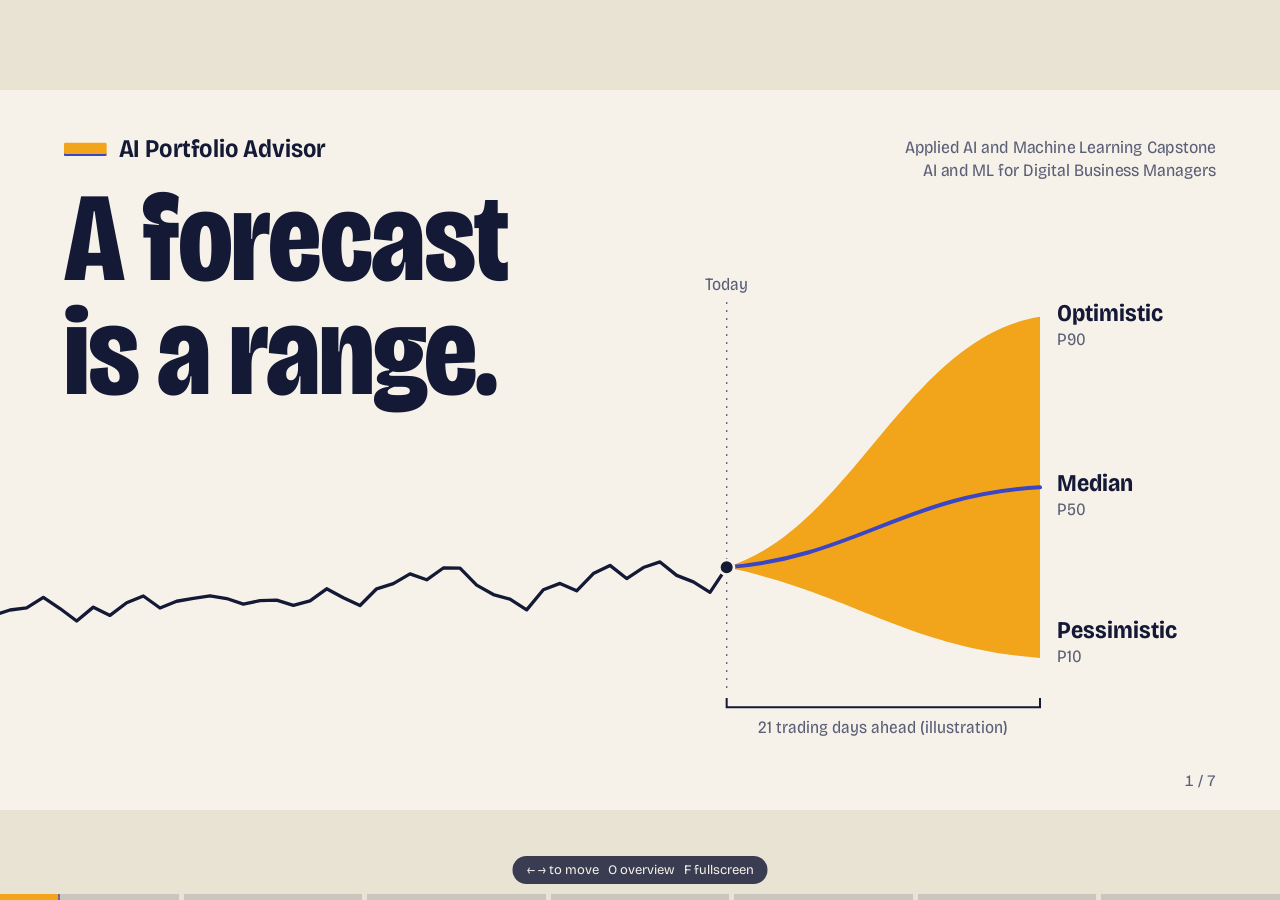
<file: landing/deck/index.html>
<!doctype html>
<html lang="en">
<head>
<meta charset="utf-8">
<meta name="viewport" content="width=device-width, initial-scale=1">
<title>AI Portfolio Advisor: capstone deck</title>
<meta name="description" content="Capstone presentation for AI Portfolio Advisor: NSE stock recommendations with a pessimistic, median and optimistic 21-day forecast.">
<link rel="icon" href="../favicon.svg" type="image/svg+xml">
<link rel="preconnect" href="https://fonts.googleapis.com">
<link rel="preconnect" href="https://fonts.gstatic.com" crossorigin>
<link href="https://fonts.googleapis.com/css2?family=Bricolage+Grotesque:opsz,wdth,wght@12..96,75..100,300..800&family=Source+Serif+4:ital,opsz,wght@0,8..60,400;0,8..60,600;1,8..60,400&display=swap" rel="stylesheet">
<link rel="stylesheet" href="deck.css">
<script>
/* Tiny and independent of the deck engine: keeps the slides scaled even if deck.js never runs. */
(function(){function f(){var d=document.documentElement,w=d.clientWidth||window.innerWidth,h=window.innerHeight;
d.style.setProperty('--sw',w/1920);d.style.setProperty('--s',Math.min(w/1920,h/1080));}
f();window.addEventListener('resize',f);})();
</script>
</head>
<body>
<div id="deck">
<div id="stage">

<!-- 1 -->
<section class="slide s-title" data-section="Executive pitch" data-title="A forecast is a range."
  data-notes="AI Portfolio Advisor: profile-aware NSE stock recommendations with a pessimistic, median and optimistic (P10, P50, P90) 21-trading-day forecast from three LightGBM quantile models, for 60 NSE stocks. Agenda: 5-minute executive pitch, 10-minute technical deep dive, live demo. Group 5: B Gokul Vaigundh (DBM/1015/03), Balaji G (DBM/1016/03), Shashaanth NC (DBM/1070/03).">
  <div class="fan" data-chart="fan" data-f="0" data-fx="group"></div>
  <p class="course" data-f="0">Applied AI and Machine Learning Capstone<br>AI and ML for Digital Business Managers</p>
  <div class="title-block">
    <p class="product" data-f="0">AI Portfolio Advisor</p>
    <h1 data-f="0">A forecast<br>is a range.</h1>
    <p class="lead" data-f="1">A stock tip is one number. What happens next is a range. We forecast that range for 60 NSE stocks, 21 trading days ahead.</p>
  </div>
  <ol class="roadmap" data-f="2" data-fx="group">
    <li class="rv" style="--d:0ms"><b>5 min</b><span>Executive pitch</span></li>
    <li class="rv" style="--d:120ms"><b>10 min</b><span>Technical deep dive</span></li>
    <li class="rv" style="--d:240ms"><b>Live</b><span>Demo</span></li>
  </ol>
  <p class="team" data-f="2"><b>Group 5</b><br>B Gokul Vaigundh · DBM/1015/03<br>Balaji G · DBM/1016/03<br>Shashaanth NC · DBM/1070/03</p>
</section>

<!-- 2 -->
<section class="slide" data-focus data-section="Executive pitch" data-title="Advisers get a tip. They need the range, the reason and the size."
  data-notes="Target user: an independent wealth adviser or self-directed investor in India who reviews a portfolio monthly. Today picks come from tips and single-number targets with no view of the range of outcomes or fit with risk tolerance. The product takes a risk profile and capital, blends four evidence pillars (technical score, fundamental score, model forecast, risk fit) by profile weights, and returns a ranked book marked STRONG BUY / BUY / WATCH / PASS with a P10/P50/P90 21-day return, a position size from Hierarchical Risk Parity and SHAP drivers per stock.">
  <header class="head">
    <p class="tag">Executive pitch</p>
    <h2>Advisers get a tip. They need the range, the reason and the size.</h2>
  </header>
  <div class="body g-2">
    <div class="panel persona" data-f="1">
      <h3>Who it is for</h3>
      <p class="big">An independent wealth adviser or self-directed investor in India who reviews a portfolio every month.</p>
      <h3 class="gap">What they have today</h3>
      <ul class="plain">
        <li>Tips and single-number targets</li>
        <li>No view of the range of outcomes</li>
        <li>No link to the client's risk tolerance</li>
      </ul>
    </div>
    <div class="flow">
      <div class="flow-col in" data-f="2">
        <h3>Adviser enters</h3>
        <span class="node">Risk profile</span>
        <span class="node">Capital</span>
      </div>
      <div class="flow-arrow" data-f="3" data-until="3" aria-hidden="true"><i></i></div>
      <div class="flow-col pillars" data-f="3">
        <h3>Four evidence pillars</h3>
        <span class="node">Technical score</span>
        <span class="node">Fundamental score</span>
        <span class="node band">Model forecast</span>
        <span class="node">Risk fit</span>
        <p class="small">Weighted by the client's profile</p>
      </div>
      <div class="flow-arrow" data-f="4" aria-hidden="true"><i></i></div>
      <div class="flow-col out" data-f="4" data-fx="group">
        <h3 class="rv">For every stock, the adviser gets</h3>
        <div class="out-row rv" style="--d:80ms"><b>Signal</b><span class="signals"><em>STRONG BUY</em><em>BUY</em><em>WATCH</em><em>PASS</em></span></div>
        <div class="out-row rv" style="--d:200ms"><b>Range</b><span><span class="glyph" aria-hidden="true"><i></i></span>Pessimistic, median and optimistic 21-day return</span></div>
        <div class="out-row rv" style="--d:320ms"><b>Size</b><span>Hierarchical Risk Parity, a position cap, whole shares</span></div>
        <div class="out-row rv" style="--d:440ms"><b>Reason</b><span>SHAP drivers for that stock</span></div>
      </div>
    </div>
  </div>
</section>

<!-- 3 -->
<section class="slide" data-focus data-section="Executive pitch" data-title="467 adviser hours back each year: a 483% return on cost."
  data-notes="ROI is an adviser time-saving case built on stated assumptions: 200 clients x 4 reviews a year = 800 reviews; screening time cut from 45 to 10 minutes saves 35 minutes each = 467 hours a year; at Rs 1,500 per adviser hour that is Rs 7.0 lakh (Rs 700,000); against an assumed running cost of Rs 1.2 lakh a year the return on cost is 483%. Market strategy: free research tool for self-directed investors; paid seat for advisers who need client-ready evidence sheets; brokers as a channel through the existing Upstox / Zerodha live-quote adapters. Not claimed: extra return. Hold-out top-5 strategy returned -4.4% a year against +3.3% for holding all stocks equally.">
  <header class="head">
    <p class="tag">Executive pitch</p>
    <h2>467 adviser hours back each year: a 483% return on cost.</h2>
  </header>
  <div class="body g-roi">
    <div class="ledger">
      <div class="ledger-head"><span><i class="assume-key"></i>Stated assumption</span><span>What follows</span></div>
      <div class="ledger-row" data-f="1" data-fx="group" data-until="4">
        <div class="inputs rv"><span class="assume">200 clients</span><span class="op">×</span><span class="assume">4 reviews a year</span></div>
        <div class="result rv" style="--d:260ms"><b data-count="800">800</b><span>reviews a year</span></div>
      </div>
      <div class="ledger-row" data-f="2" data-fx="group" data-until="4">
        <div class="inputs rv"><span class="op">×</span><span class="assume">45 down to 10 minutes each</span></div>
        <div class="result rv" style="--d:260ms"><b data-count="467">467</b><span>adviser hours saved</span></div>
      </div>
      <div class="ledger-row" data-f="3" data-fx="group" data-until="4">
        <div class="inputs rv"><span class="op">×</span><span class="assume">Rs 1,500 an adviser hour</span></div>
        <div class="result rv" style="--d:260ms"><b>Rs <span data-count="7.0" data-dec="1">7.0</span> lakh</b><span>of adviser time a year</span></div>
      </div>
      <div class="ledger-row total" data-f="4" data-fx="group">
        <div class="inputs rv"><span class="op">against</span><span class="assume">Rs 1.2 lakh running cost a year</span></div>
        <div class="result rv" style="--d:260ms"><b class="hl"><span data-count="483">483</span>%</b><span>return on cost</span></div>
      </div>
    </div>
    <div class="side">
      <div class="panel" data-f="5" data-fx="group">
        <h3 class="rv">Route to market</h3>
        <div class="tier rv" style="--d:100ms"><b>Free</b><span>Research tool for self-directed investors</span></div>
        <div class="tier rv" style="--d:220ms"><b>Paid seat</b><span>Advisers who need client-ready evidence sheets</span></div>
        <div class="tier rv" style="--d:340ms"><b>Channel</b><span>Brokers, through the Upstox and Zerodha quote adapters already built</span></div>
      </div>
      <div class="callout" data-f="6">
        <h3>Not claimed: extra return</h3>
        <p>On unseen data the top-5 picks returned −4.4% a year against +3.3% for holding every stock. We sell speed, discipline and honest ranges.</p>
      </div>
    </div>
  </div>
</section>

<!-- 4 -->
<section class="slide" data-focus data-section="Technical deep dive" data-title="From raw prices to the app, with leakage designed out."
  data-notes="Architecture: prices -> features -> selection -> purged walk-forward CV -> quantile models -> artifact -> app. src/data.py downloads Yahoo Finance prices, builds 19 candidate features, selects features and defines the splits. src/model.py tunes, cross-validates, trains three LightGBM quantile models, evaluates the hold-out, computes SHAP, backtests and exports data/artifacts.pkl and reports/metrics.json. app.py is the Streamlit interface; src/portfolio_advisor/core.py is the decision engine. Data: 60 liquid NSE large caps, five per sector across 12 sectors, daily adjusted prices 2018-02-19 to 2026-10-08, 118,641 stock-days; label = return over the next 21 trading days. Feature selection: greedy mutual-information relevance minus 0.5 x redundancy on development data only; kept 10 of 19: mkt_vol_21, fracdiff_close, rel_ret_21, volume_surge, mom_126_21, Stoch_K, vol_63, ret_63, OBV_delta, Boll_BW. Company fundamentals were removed from the model because only today's ratios exist, so using them on past dates would leak future information.">
  <header class="head">
    <p class="tag">Technical deep dive</p>
    <h2>From raw prices to the app, with leakage designed out.</h2>
  </header>
  <div class="body g-arch">
    <div class="rail r7" data-f="1" data-fx="group" data-until="1">
      <div class="rail-line gx" style="--d:100ms"></div>
      <div class="rail-pulses" aria-hidden="true"><i></i><i></i><i></i><i></i></div>
      <ol class="stations">
        <li class="rv" style="--d:0ms"><b>Prices</b><i></i><span>Yahoo Finance, daily</span></li>
        <li class="rv" style="--d:140ms"><b>Features</b><i></i><span>19 candidates</span></li>
        <li class="rv" style="--d:280ms"><b>Selection</b><i></i><span>10 kept</span></li>
        <li class="rv" style="--d:420ms"><b>Walk-forward CV</b><i></i><span>5 folds, purged</span></li>
        <li class="rv" style="--d:560ms"><b>Quantile models</b><i></i><span>P10, P50, P90</span></li>
        <li class="rv" style="--d:700ms"><b>Artifact</b><i></i><span>artifacts.pkl</span></li>
        <li class="rv" style="--d:840ms"><b>App</b><i></i><span>Streamlit, FastAPI</span></li>
      </ol>
      <div class="files">
        <code class="rv" style="grid-column:1/4;--d:1000ms">src/data.py</code>
        <code class="rv" style="grid-column:4/7;--d:1120ms">src/model.py</code>
        <code class="rv" style="grid-column:7/8;--d:1240ms">app.py</code>
      </div>
    </div>
    <div class="panel data-panel" data-f="2" data-fx="group">
      <h3 class="rv">Data</h3>
      <div class="stat rv" style="--d:80ms"><b data-count="60">60</b><span>liquid NSE large caps, five in each of 12 sectors</span></div>
      <div class="stat rv" style="--d:200ms"><b data-count="118641" data-sep="1">118,641</b><span>stock-days of daily prices, Feb 2018 to Oct 2026</span></div>
      <div class="stat rv" style="--d:320ms"><b>21 days</b><span>ahead: the return the model is asked to forecast</span></div>
    </div>
    <div class="panel feat-panel" data-f="3" data-fx="group">
      <h3 class="rv">Feature selection <span class="formula">score = relevance − 0.5 × redundancy</span></h3>
      <div class="chips" data-chart="chips"></div>
      <div class="callout tight cull-note" data-f="4">
        <p><b>10 of 19 kept.</b> RSI, stochastic %K and Williams %R track the same thing, so one stays.</p>
        <p><b>Fundamentals left out of the model.</b> Only today's ratios exist, so using them on past dates would leak the future.</p>
      </div>
    </div>
  </div>
</section>

<!-- 5 -->
<section class="slide" data-focus data-section="Technical deep dive" data-title="Tuning beat the notebook by 9.2%, and only tied the naive baseline."
  data-notes="Validation: purged walk-forward cross-validation, 5 expanding folds. Each fold trains on the past and validates on the next block, with 31 trading days removed in between because each label looks 21 days ahead. Hold-out 2025-01-23 to 2026-09-09 (24,413 stock-days) never used for selection or tuning. Search: random search over 25 settings x 5 folds x 3 quantiles = 375 model fits, scored by mean pinball loss. CV pinball loss: naive baseline 0.02395; LightGBM notebook settings 0.02648; LightGBM tuned 0.02406 +/- 0.00529; Ridge is a point forecast with no quantiles (CV MAE 0.0731 vs naive 0.0722). Tuning improved on the notebook settings by 9.2%. Against the naive no-feature baseline the tuned model is 0.5% worse, inside fold-to-fold variation. Chosen settings: n_estimators=100, learning_rate=0.02, num_leaves=4, min_child_samples=50, subsample=0.8, colsample_bytree=0.5, reg_lambda=0. With a weak signal, complex trees fit noise.">
  <header class="head">
    <p class="tag">Technical deep dive</p>
    <h2>Tuning beat the notebook by 9.2%, and only tied the naive baseline.</h2>
  </header>
  <div class="body g-cv">
    <div class="panel cv-panel" data-f="1" data-fx="group" data-until="3">
      <h3 class="rv">Purged walk-forward cross-validation: five expanding folds</h3>
      <div data-chart="folds"></div>
    </div>
    <div class="panel cand-panel" data-f="4" data-fx="group">
      <h3 class="rv">Cross-validated pinball loss <span class="formula">lower is better</span></h3>
      <div data-chart="candidates"></div>
    </div>
    <div class="cv-side">
      <div class="panel" data-f="5" data-fx="group">
        <div class="stat row rv"><b data-count="375">375</b><span>model fits: 25 settings × 5 folds × 3 quantiles</span></div>
        <div class="stat row rv" style="--d:120ms"><b>−<span data-count="9.2" data-dec="1">9.2</span>%</b><span>pinball loss against the notebook settings</span></div>
        <div class="stat row rv" style="--d:240ms"><b>+<span data-count="0.5" data-dec="1">0.5</span>%</b><span>against naive: a tie, inside fold-to-fold variation</span></div>
      </div>
      <div class="callout tight" data-f="6">
        <p><b>The search chose 4 leaves and 100 trees.</b> With a weak signal, bigger trees fit noise.</p>
      </div>
    </div>
  </div>
</section>

<!-- 6 -->
<section class="slide" data-focus data-section="Technical deep dive" data-title="Honest ranges. No market-beating picks."
  data-notes="Hold-out period 2025-01-23 to 2026-09-09, 24,413 stock-days never used for selection or tuning. P10-P90 coverage 82.4% against an 80% target. Pinball loss: LightGBM 0.01880 vs naive 0.01915. Rank information coefficient +0.046, positive on 56% of 407 days. Direction right 51.0% of the time. Backtest on the hold-out (every 21 trading days hold the 5 highest median forecasts, equal weight, 20 bps cost; benchmark = all stocks equal weight): strategy -4.4% a year vs benchmark +3.3% a year, median over 21 start days; excess -6.4% (range -16.8% to +7.1%); beat the benchmark from 24% of start days. In cross-validation folds the excess was +1.6% a year (range -4.3% to +16.6%). SHAP (TreeExplainer on the median model), largest drivers: mkt_vol_21, mom_126_21, fracdiff_close, vol_63, ret_63. Error analysis: calm markets rank IC -0.079, normal +0.076, turbulent +0.142; direction right 31.1% when the market fell and 64.6% when it rose. Limits: 21-day returns are mostly noise; universe is 60 of today's large caps (survivorship bias) and one country; the backtest ignores taxes, market impact and slippage beyond a flat cost. Next: point-in-time fundamentals, a market-relative target, a larger universe including delisted names, a controlled paper-trading period.">
  <header class="head">
    <p class="tag">Technical deep dive</p>
    <h2>Honest ranges. No market-beating picks.</h2>
  </header>
  <div class="body g-res">
    <div class="panel cov-panel" data-f="1" data-fx="group">
      <h3 class="rv">Unseen data: outcomes inside the P10 to P90 range</h3>
      <div data-chart="coverage"></div>
      <div class="trio rv" style="--d:900ms">
        <div><b>0.01880</b><span>pinball loss, naive 0.01915</span></div>
        <div><b>+0.046</b><span>rank IC, positive on 56% of 407 days</span></div>
        <div><b>51.0%</b><span>direction right</span></div>
      </div>
    </div>
    <div class="panel bt-panel" data-f="2" data-fx="group">
      <h3 class="rv">Backtest on the same unseen period</h3>
      <div class="bt-wrap">
        <div data-chart="backtest"></div>
        <div class="bt-nums">
          <div class="rv" style="--d:900ms"><b>−<span data-count="4.4" data-dec="1">4.4</span>% a year</b><span><i class="key solid"></i>Top-5 picks</span></div>
          <div class="rv" style="--d:1050ms"><b>+<span data-count="3.3" data-dec="1">3.3</span>% a year</b><span><i class="key dash"></i>All 60 stocks, equal weight</span></div>
          <p class="small rv" style="--d:1200ms">Median of 21 start days, after costs. Picks won from 24% of them.</p>
        </div>
      </div>
    </div>
    <div class="panel shap-panel" data-f="3" data-fx="group">
      <h3 class="rv">What drives a forecast (SHAP)</h3>
      <div data-chart="shap"></div>
    </div>
    <div class="panel err-panel" data-f="4" data-fx="group">
      <h3 class="rv">Where it is wrong</h3>
      <div data-chart="regimes"></div>
      <p class="err-line rv" style="--d:700ms">Direction right <b>31.1%</b> when the market fell, <b>64.6%</b> when it rose.</p>
    </div>
    <div class="callout limits" data-f="5">
      <h3>Limits</h3>
      <ul class="plain">
        <li>21-day returns are mostly noise</li>
        <li>60 of today's large caps: survivorship bias</li>
        <li>No taxes or slippage beyond a flat cost</li>
      </ul>
      <p class="next"><b>Next:</b> point-in-time fundamentals, a larger universe, paper trading.</p>
    </div>
  </div>
</section>

<!-- 7 -->
<section class="slide s-demo" data-section="Demo" data-title="Live demo"
  data-notes="Live demo steps: profile intake, ranked book, stock research with SHAP, portfolio lab, model report. Live app https://fn.iimbg.com . Landing page https://fin.iimbg.com . Code https://github.com/build-with-bala/ai-portfolio-advisor . Engineering: built with Claude Code and verified by the team; 22 automated tests; one command (python -m src.model) retrains from the committed data snapshot in about a minute; prompts, failures and fixes are in docs/VIBE_CODING_LOG.md. Team: Group 5: B Gokul Vaigundh (DBM/1015/03), Balaji G (DBM/1016/03), Shashaanth NC (DBM/1070/03).">
  <header class="head">
    <p class="tag">Demo</p>
    <h2>Live demo</h2>
  </header>
  <div class="body g-demo">
    <div class="rail r5" data-f="1" data-fx="group">
      <div class="rail-line gx" style="--d:100ms"></div>
      <div class="rail-pulses" aria-hidden="true"><i></i><i></i><i></i></div>
      <ol class="stations">
        <li class="rv" style="--d:0ms"><b>Profile intake</b><i></i><span>risk and capital</span></li>
        <li class="rv" style="--d:140ms"><b>Ranked book</b><i></i><span>signal and range</span></li>
        <li class="rv" style="--d:280ms"><b>Stock research</b><i></i><span>SHAP for one stock</span></li>
        <li class="rv" style="--d:420ms"><b>Portfolio lab</b><i></i><span>position sizes</span></li>
        <li class="rv" style="--d:560ms"><b>Model report</b><i></i><span>the numbers shown here</span></li>
      </ol>
    </div>
    <div class="links" data-f="2" data-fx="group">
      <a class="rv" href="https://fn.iimbg.com" target="_blank" rel="noopener"><span>Live app</span><b>fn.iimbg.com</b></a>
      <a class="rv" style="--d:120ms" href="https://fin.iimbg.com" target="_blank" rel="noopener"><span>Landing page</span><b>fin.iimbg.com</b></a>
      <a class="rv" style="--d:240ms" href="https://github.com/build-with-bala/ai-portfolio-advisor" target="_blank" rel="noopener"><span>Code</span><b>github.com/build-with-bala/ai-portfolio-advisor</b></a>
    </div>
    <div class="built" data-f="3" data-fx="group">
      <div class="stat rv"><b data-count="22">22</b><span>automated tests</span></div>
      <div class="stat rv" style="--d:120ms"><b>1 command</b><span>retrains the model in about a minute</span></div>
      <div class="stat rv wide" style="--d:240ms"><b>Built with Claude Code</b><span>prompts, failures and fixes are in docs/VIBE_CODING_LOG.md. The team owns and defends the method.</span></div>
    </div>
    <p class="team" data-f="3"><b>Group 5</b><br>B Gokul Vaigundh · DBM/1015/03<br>Balaji G · DBM/1016/03<br>Shashaanth NC · DBM/1070/03</p>
  </div>
</section>

</div>
<div id="sweep" aria-hidden="true"><span></span></div>
<div id="progress" aria-hidden="true"></div>
<div id="hint">← → to move &nbsp; O overview &nbsp; F fullscreen</div>
</div>
<noscript><p style="font:20px/1.4 Georgia,serif;padding:16px">This deck is shown as a scrolling page because JavaScript is off. Charts need JavaScript.</p></noscript>
<script src="deck.js"></script>
</body>
</html>
</file>
<file: landing/deck/deck.css>
/* AI Portfolio Advisor deck. Stage is designed at 1920x1080 and scaled to fit.
   Default (no class on <html>) = every slide stacked, fully revealed: the fallback, and the base for print. */
:root{
  --paper:#F6F2E9; --surface:#FFFDF8; --hair:#E2DBCB;
  --ink:#141936; --muted:#5B5F77;
  --marigold:#F2A51A; --marigold-deep:#B9770A; --marigold-tint:#FBE3AE;
  --indigo:#3B46C4; --indigo-tint:#C9CDF1;
  --display:"Bricolage Grotesque","Avenir Next Condensed","Helvetica Neue",Arial,sans-serif;
  --text:"Source Serif 4","Iowan Old Style","Palatino Linotype",Georgia,serif;
  --mono:ui-monospace,"SF Mono",Menlo,Consolas,monospace;
  --ease:cubic-bezier(.2,.7,.1,1);
  --sw:1; --s:1;
}
*{box-sizing:border-box}
html{background:#E9E3D4}
body{margin:0;color:var(--ink);font-family:var(--text);-webkit-font-smoothing:antialiased;text-rendering:optimizeLegibility}
h1,h2,h3,p,ul,ol{margin:0;padding:0}
ul,ol{list-style:none}
a{color:inherit}

/* ---------- slide base ---------- */
.slide{position:relative;width:1920px;height:1080px;zoom:var(--sw);overflow:hidden;background:var(--paper);
  display:flex;flex-direction:column;padding:58px 96px 88px;margin:0 0 calc(24px / var(--sw))}
.head{flex:none}
.tag{display:inline-flex;align-items:center;gap:14px;font-family:var(--display);font-variation-settings:"wdth" 92;font-weight:600;font-size:26px;color:var(--muted)}
.tag::before{content:"";width:44px;height:14px;background:var(--marigold);border-radius:2px;box-shadow:inset 0 -2px 0 var(--indigo)}
h2{font-family:var(--display);font-variation-settings:"wdth" 84;font-weight:700;font-size:64px;line-height:1.04;letter-spacing:-.008em;margin-top:10px;text-wrap:balance}
h3{font-family:var(--display);font-variation-settings:"wdth" 90;font-weight:650;font-size:30px;line-height:1.15;letter-spacing:-.005em}
.body{flex:1;min-height:0;margin-top:34px;display:grid;gap:36px 56px}
.panel{border-top:3px solid var(--ink);padding-top:14px;min-width:0}
.small{font-size:25px;line-height:1.3;color:var(--muted)}
.formula{font-family:var(--display);font-weight:450;font-size:26px;color:var(--muted);margin-left:14px;white-space:nowrap}
.plain li{position:relative;padding-left:34px;font-size:31px;line-height:1.28;margin-top:16px}
.plain li::before{content:"";position:absolute;left:0;top:.5em;width:18px;height:6px;background:var(--marigold);border-radius:1px}
.callout{background:var(--surface);border:1px solid var(--hair);border-left:14px solid var(--marigold);padding:20px 26px 22px}
.callout p{font-size:28px;line-height:1.3}
.callout h3{margin-bottom:8px}
.callout.tight{padding:14px 22px 16px}
.callout p + p{margin-top:10px}
.stat b{display:block;font-family:var(--display);font-variation-settings:"wdth" 86;font-weight:700;font-size:60px;line-height:1;letter-spacing:-.02em;font-feature-settings:"tnum"}
.stat > span{display:block;font-size:28px;line-height:1.25;color:var(--muted);margin-top:6px}
.stat.row{display:grid;grid-template-columns:196px 1fr;align-items:center;gap:20px;padding:7px 0}
.stat.row + .stat.row{border-top:1px solid var(--hair)}
.stat.row b{font-size:54px}
.stat.row > span{margin:0;font-size:26px}
.hl{background:linear-gradient(var(--marigold),var(--marigold)) no-repeat 0 86%/100% 34%;padding:0 .08em}
.foot{position:absolute;left:96px;right:96px;bottom:30px;display:flex;justify-content:space-between;font-family:var(--display);font-variation-settings:"wdth" 92;font-size:24px;color:var(--muted);font-feature-settings:"tnum"}

/* ---------- 1 title ---------- */
.s-title{padding:0}
.s-title .fan{position:absolute;inset:0}
.s-title .fan svg{display:block}
.course{position:absolute;right:96px;top:70px;text-align:right;font-family:var(--display);font-variation-settings:"wdth" 92;font-size:26px;line-height:1.3;color:var(--muted)}
.title-block{position:absolute;left:96px;top:66px;width:980px}
.product{display:flex;align-items:center;gap:18px;font-family:var(--display);font-variation-settings:"wdth" 90;font-weight:650;font-size:38px}
.product::before{content:"";width:64px;height:20px;background:var(--marigold);border-radius:2px;box-shadow:inset 0 -3px 0 var(--indigo)}
h1{font-family:var(--display);font-variation-settings:"wdth" 80;font-weight:780;font-size:190px;line-height:.9;letter-spacing:-.012em;margin-top:26px}
.lead{font-size:36px;line-height:1.3;margin-top:34px;max-width:860px}
.roadmap{position:absolute;left:96px;bottom:96px;display:flex}
.roadmap li{padding:2px 40px 2px 0;margin-right:40px;border-right:2px solid var(--hair)}
.roadmap li:last-child{border:0}
.roadmap b{display:block;font-family:var(--display);font-variation-settings:"wdth" 86;font-weight:700;font-size:46px;line-height:1}
.roadmap span{display:block;font-size:28px;color:var(--muted);margin-top:8px}
.team{font-family:var(--display);font-size:28px;color:var(--muted)}
.s-title .team{position:absolute;right:96px;top:158px;font-size:22px;line-height:1.45;text-align:right}
.fan text{font-family:var(--display);font-variation-settings:"wdth" 90}

/* ---------- 2 persona + product ---------- */
.g-2{grid-template-columns:500px 1fr;gap:36px 64px}
.persona .big{font-size:38px;line-height:1.27;margin-top:16px}
.persona .gap{margin-top:52px;padding-top:14px;border-top:1px solid var(--hair)}
.flow{display:grid;grid-template-columns:230px 70px 330px 70px 1fr;align-items:start}
.flow-col{border-top:3px solid var(--ink);padding-top:14px}
.flow-col h3{min-height:70px;margin-bottom:14px}
.node{display:block;background:var(--surface);border:2px solid var(--ink);border-radius:8px;padding:23px 20px;font-family:var(--display);font-variation-settings:"wdth" 90;font-weight:600;font-size:32px;line-height:1.1;margin-bottom:16px}
.node.band{background:var(--marigold);box-shadow:inset 0 -5px 0 var(--indigo)}
.flow-col .small{margin-top:4px}
.flow-arrow{align-self:start;margin-top:236px;height:26px;position:relative}
.flow-arrow i{position:absolute;left:12px;right:12px;top:11px;height:4px;background:var(--ink);transform-origin:left center}
.flow-arrow i::after{content:"";position:absolute;right:-2px;top:-9px;border-left:16px solid var(--ink);border-top:11px solid transparent;border-bottom:11px solid transparent}
.out-row{display:grid;grid-template-columns:124px 1fr;gap:14px;padding:25px 0;border-top:1px solid var(--hair);align-items:start}
.out-row:first-of-type{border-top:0;padding-top:0}
.out-row b{font-family:var(--display);font-weight:700;font-size:32px;line-height:1.2}
.out-row > span{font-size:30px;line-height:1.25}
.signals{display:flex;flex-wrap:wrap;gap:10px}
.signals em{font-style:normal;font-family:var(--display);font-variation-settings:"wdth" 86;font-weight:650;font-size:24px;letter-spacing:.02em;border:2px solid var(--ink);border-radius:999px;padding:4px 14px;background:var(--surface)}
.signals em:first-child{background:var(--ink);color:var(--paper)}
.glyph{display:inline-block;vertical-align:-3px;width:74px;height:24px;margin-right:12px;background:var(--marigold);border-radius:2px;position:relative}
.glyph i{position:absolute;left:0;right:0;top:10px;height:4px;background:var(--indigo)}

/* ---------- 3 ROI ---------- */
.g-roi{grid-template-columns:1fr 596px;gap:36px 72px}
.ledger-head{display:flex;justify-content:space-between;font-family:var(--display);font-size:25px;color:var(--muted);padding-bottom:12px;border-bottom:3px solid var(--ink)}
.assume-key{display:inline-block;width:34px;height:20px;border:2px dashed var(--marigold-deep);border-radius:5px;vertical-align:-3px;margin-right:10px;background:var(--surface)}
.ledger-row{display:grid;grid-template-columns:1fr auto;align-items:center;gap:24px;height:160px;border-bottom:1px solid var(--hair)}
.ledger-row.total{border-bottom:3px solid var(--ink)}
.inputs{display:flex;align-items:center;gap:16px;flex-wrap:wrap}
.assume{border:2px dashed var(--marigold-deep);background:var(--surface);border-radius:8px;padding:11px 20px;font-family:var(--display);font-variation-settings:"wdth" 90;font-weight:600;font-size:30px;white-space:nowrap}
.op{font-family:var(--display);font-size:32px;color:var(--muted)}
.result{text-align:right}
.result b{display:block;font-family:var(--display);font-variation-settings:"wdth" 84;font-weight:750;font-size:74px;line-height:1;letter-spacing:-.025em;font-feature-settings:"tnum"}
.result > span{display:block;font-size:28px;color:var(--muted);margin-top:6px}
.ledger-row.total .result b{font-size:96px}
.ledger-row.total{height:190px}
.side{display:flex;flex-direction:column;gap:30px}
.tier{display:grid;grid-template-columns:150px 1fr;gap:16px;padding:15px 0;border-top:1px solid var(--hair)}
.tier:first-of-type{border-top:0}
.tier b{font-family:var(--display);font-weight:700;font-size:29px;line-height:1.2}
.tier span{font-size:28px;line-height:1.25}

/* ---------- rail (architecture, demo) ---------- */
.rail{position:relative;--n:7}
.rail.r5{--n:5}
.stations{display:grid;grid-template-columns:repeat(var(--n),1fr);position:relative}
.stations li{display:flex;flex-direction:column;align-items:center;text-align:center}
.stations b{font-family:var(--display);font-variation-settings:"wdth" 86;font-weight:700;font-size:31px;line-height:40px;height:40px;white-space:nowrap}
.stations i{width:28px;height:28px;border-radius:50%;background:var(--surface);border:5px solid var(--ink);margin:14px 0}
.stations span{font-size:25px;line-height:1.2;color:var(--muted)}
.rail-line{position:absolute;left:calc(50% / var(--n));right:calc(50% / var(--n));top:66px;height:4px;background:var(--ink);transform-origin:left center}
.rail-pulses{position:absolute;left:calc(50% / var(--n));right:calc(50% / var(--n));top:59px;height:18px;z-index:2;display:none}
.rail-pulses i{position:absolute;top:0;left:0;width:18px;height:18px;margin-left:-9px;border-radius:50%;background:var(--marigold);border:3px solid var(--marigold-deep)}
.files{display:grid;grid-template-columns:repeat(var(--n),1fr);margin-top:16px}
.files code{display:block;margin:0 20px;border-top:4px solid var(--indigo);padding-top:8px;text-align:center;font-family:var(--mono);font-size:24px;color:var(--ink)}

/* ---------- 4 architecture ---------- */
.g-arch{grid-template-columns:500px 1fr;grid-template-rows:auto 1fr;gap:44px 64px}
.g-arch .rail{grid-column:1/-1}
.data-panel .stat{padding:13px 0;border-top:1px solid var(--hair)}
.data-panel h3 + .stat{border-top:0}
.data-panel .stat b{font-size:56px}
.data-panel .stat > span{font-size:28px}
.chips{display:flex;flex-wrap:wrap;gap:13px 10px;margin:20px 0 22px}
.chip{font-family:var(--display);font-variation-settings:"wdth" 88;font-weight:550;font-size:28px;line-height:1;padding:11px 17px 12px;border-radius:999px;border:2px solid var(--ink);background:var(--surface);white-space:nowrap;
  transition:opacity .6s var(--ease),background-color .6s,border-color .6s,transform .7s var(--ease);transition-delay:var(--d,0ms)}
.chip.keep{background:var(--marigold-tint);border-color:var(--marigold-deep)}
.chip.keep::before{content:"✓ ";font-weight:800}
.chip.drop{opacity:.5;border-style:dashed;text-decoration:line-through;text-decoration-thickness:2px;transform:scale(.94)}

/* ---------- 5 CV + candidates ---------- */
.g-cv{grid-template-columns:1fr 600px;grid-template-rows:auto 1fr;gap:26px 64px}
.cv-panel{grid-column:1/-1}
.cv-panel svg text{font-family:var(--display);font-variation-settings:"wdth" 90;font-size:24px;fill:var(--ink)}
.cv-panel svg text.mut{fill:var(--muted)}
.cand{display:grid;grid-template-columns:330px 1fr 150px;align-items:center;gap:18px;height:66px;border-top:1px solid var(--hair);padding:0 14px;font-family:var(--display);font-variation-settings:"wdth" 90}
.cand:first-child{border-top:0}
.cand .name{font-weight:600;font-size:28px;line-height:1.05}
.cand .track{height:30px;position:relative}
.cand .bar{position:absolute;left:0;top:0;bottom:0;background:var(--indigo-tint);border-radius:0 4px 4px 0;transform-origin:left center}
.cand .val{font-size:30px;font-weight:650;text-align:right;font-feature-settings:"tnum"}
.cand .na{font-family:var(--text);font-size:25px;color:var(--muted);grid-column:2/4}
.cand.chosen{background:var(--surface);box-shadow:inset 14px 0 0 var(--marigold),0 0 0 2px var(--ink);padding-left:28px;grid-template-columns:316px 1fr 150px}
.cand.chosen .bar{background:var(--indigo)}
.cand .pick{display:inline-block;font-size:22px;font-weight:700;background:var(--ink);color:var(--paper);border-radius:999px;padding:2px 12px 3px;margin-left:8px;vertical-align:3px}
.cv-side{display:flex;flex-direction:column;gap:18px}

/* ---------- 6 results ---------- */
.g-res{grid-template-columns:repeat(12,1fr);grid-template-rows:1fr 1fr;gap:30px 48px}
.cov-panel{grid-column:span 5}.bt-panel{grid-column:span 7}
.shap-panel{grid-column:span 4}.err-panel{grid-column:span 4}.limits{grid-column:span 4}
.gauge{display:grid;grid-template-columns:auto 1fr;gap:26px;align-items:center;margin-top:8px}
.gauge .num{font-family:var(--display);font-variation-settings:"wdth" 82;font-weight:780;font-size:112px;line-height:1;letter-spacing:-.03em;font-feature-settings:"tnum"}
.gauge .meter{position:relative;height:118px}
.gauge .track{position:absolute;left:0;right:0;top:44px;height:40px;background:var(--surface);border:2px solid var(--ink);border-radius:4px;overflow:hidden}
.gauge .fill{position:absolute;left:0;top:0;bottom:0;background:var(--marigold);border-right:3px solid var(--marigold-deep);transform-origin:left center}
.gauge .mark{position:absolute;top:30px;height:68px;width:0;border-left:4px solid var(--ink)}
.gauge .mark span{position:absolute;bottom:100%;right:-4px;white-space:nowrap;font-family:var(--display);font-size:24px;font-weight:600;padding-bottom:2px}
.gauge .ends{position:absolute;left:0;right:0;top:90px;display:flex;justify-content:space-between;font-family:var(--display);font-size:24px;color:var(--muted)}
.trio{display:grid;grid-template-columns:1fr 1.25fr .8fr;gap:22px;margin-top:10px;border-top:1px solid var(--hair);padding-top:12px}
.trio b{display:block;font-family:var(--display);font-variation-settings:"wdth" 86;font-weight:700;font-size:40px;line-height:1;font-feature-settings:"tnum"}
.trio span{display:block;font-size:24px;line-height:1.2;color:var(--muted);margin-top:6px}
.bt-wrap{display:grid;grid-template-columns:1fr 372px;gap:28px;align-items:start;margin-top:6px}
.bt-wrap svg text{font-family:var(--display);font-variation-settings:"wdth" 90;font-size:24px;fill:var(--muted)}
.bt-nums > div{padding:6px 0 12px}
.bt-nums b{display:block;font-family:var(--display);font-variation-settings:"wdth" 84;font-weight:750;font-size:52px;line-height:1;letter-spacing:-.02em;font-feature-settings:"tnum";white-space:nowrap}
.bt-nums > div > span{display:flex;align-items:center;gap:10px;font-size:26px;line-height:1.2;margin-top:6px}
.key{flex:none;width:44px;height:0;border-top:5px solid var(--indigo)}
.key.dash{border-top:5px dashed var(--ink)}
.bt-nums .small{border-top:1px solid var(--hair);padding-top:10px;font-size:24px}
.drow{display:grid;grid-template-columns:186px 1fr 92px;align-items:center;gap:12px;height:41px;font-family:var(--display);font-variation-settings:"wdth" 88}
.drow .name{font-size:25px;font-weight:600;white-space:nowrap}
.drow .val{font-size:24px;text-align:right;font-feature-settings:"tnum"}
.drow .track{position:relative;height:24px}
.drow .track::before{content:"";position:absolute;left:var(--zero,50%);top:-8px;bottom:-8px;border-left:2px solid var(--ink)}
.drow .bar{position:absolute;top:0;bottom:0}
.drow .bar.pos{left:var(--zero,50%);background:var(--indigo);border-radius:0 4px 4px 0;transform-origin:left center}
.drow .bar.neg{right:calc(100% - var(--zero,50%));background:var(--marigold);border:2px solid var(--marigold-deep);border-right:0;border-radius:4px 0 0 4px;transform-origin:right center}
.axis-cap{display:grid;grid-template-columns:186px 1fr 92px;gap:12px;font-family:var(--display);font-size:24px;line-height:1.1;color:var(--muted);margin:10px 0 6px}
.axis-cap div{display:flex;justify-content:space-between;gap:8px}
.axis-cap div span:last-child{text-align:right}
.err-line{font-size:27px;line-height:1.25;margin-top:12px;border-top:1px solid var(--hair);padding-top:10px}
.err-line b{font-family:var(--display);font-weight:700}
.limits{align-self:stretch}
.limits .plain li{font-size:27px;margin-top:9px}
.limits .next{font-size:26px;margin-top:14px;padding-top:10px;border-top:1px solid var(--hair)}
.shap-panel .small{margin-top:6px}

/* ---------- 7 demo ---------- */
.s-demo h2{font-size:124px;letter-spacing:-.012em}
.g-demo{display:flex;flex-direction:column;gap:0;margin-top:26px}
.links{margin-top:48px;border-top:3px solid var(--ink)}
.links a{display:grid;grid-template-columns:260px 1fr;align-items:baseline;text-decoration:none;padding:20px 0 24px;border-bottom:1px solid var(--hair)}
.links span{font-size:30px;color:var(--muted)}
.links b{font-family:var(--display);font-variation-settings:"wdth" 86;font-weight:700;font-size:56px;letter-spacing:-.008em;text-decoration:underline;text-decoration-color:var(--marigold);text-decoration-thickness:8px;text-underline-offset:9px;text-decoration-skip-ink:none}
.built{display:grid;grid-template-columns:240px 420px 1fr;gap:48px;margin-top:40px}
.built .stat b{font-size:50px;white-space:nowrap}
.built .stat > span{font-size:27px}
.s-demo .team{position:absolute;right:96px;top:56px;font-size:20px;line-height:1.4;text-align:right}

/* ---------- chrome ---------- */
#sweep,#progress,#hint{display:none}

/* =====================================================================
   html.js : one slide at a time on a scaled stage
   ===================================================================== */
html.js,html.js body{height:100%;overflow:hidden}
html.js #deck{position:fixed;inset:0;background:#E9E3D4;overflow:hidden}
html.js #stage{position:absolute;left:50%;top:50%;width:1920px;height:1080px;transform:translate(-50%,-50%) scale(var(--s));transform-origin:center center}
html.js .slide{position:absolute;inset:0;zoom:1;margin:0;visibility:hidden}
html.js .slide.active,html.js .slide.leaving{visibility:visible}
html.js .slide.active{z-index:2}
html.js #progress{display:flex;gap:5px;position:absolute;left:0;right:0;bottom:0;height:6px;z-index:5}
#progress i{flex:1;background:rgba(20,25,54,.14);position:relative;overflow:hidden}
#progress i b{position:absolute;inset:0;background:var(--marigold);transform:scaleX(0);transform-origin:left center;transition:transform .5s var(--ease)}
#progress i.cur b{box-shadow:inset -4px 0 0 var(--indigo)}
html.js #hint{display:block;position:absolute;left:50%;bottom:16px;transform:translateX(-50%);z-index:6;font-family:var(--display);font-size:13px;color:var(--paper);background:rgba(20,25,54,.82);padding:6px 14px;border-radius:999px;white-space:nowrap;transition:opacity .6s;pointer-events:none}
html.js #hint.gone{opacity:0}
html.js #sweep{display:flex;position:absolute;inset:0;z-index:8;align-items:center;justify-content:center;background:var(--marigold);box-shadow:inset 0 -1.2vh 0 var(--indigo);transform:translateX(-101%);pointer-events:none}
#sweep span{font-family:var(--display);font-variation-settings:"wdth" 80;font-weight:780;font-size:min(11vw,19vh);letter-spacing:-.03em;color:var(--ink)}

/* ---------- builds (only when html.anim) ---------- */
[data-f]{transition:opacity .5s var(--ease)}
.rv,[data-f]:not([data-fx]){transition:opacity .55s var(--ease),transform .85s var(--ease)}
.gx{transition:transform 1.1s var(--ease)}
svg .gx,svg .pop{transform-box:fill-box}
.draw{stroke-dasharray:1;stroke-dashoffset:0;transition:stroke-dashoffset 1.6s cubic-bezier(.45,.05,.2,1)}
.pop{transition:opacity .4s,transform .7s cubic-bezier(.3,1.5,.5,1);transform-origin:center}
html.anim .on .rv,html.anim .on .gx,html.anim .on .draw,html.anim .on .pop{transition-delay:var(--d,0ms)}
html.anim [data-f]:not(.on):not([data-fx]),
html.anim [data-f]:not(.on) .rv{opacity:0;transform:translateY(24px);transition-duration:.25s;transition-delay:0ms}
html.anim [data-f]:not(.on) .gx{transform:scaleX(0);transition-duration:.25s;transition-delay:0ms}
html.anim [data-f]:not(.on) .draw{stroke-dashoffset:1;transition-duration:.25s;transition-delay:0ms}
html.anim [data-f]:not(.on) .pop{opacity:0;transform:scale(.5);transition-duration:.2s;transition-delay:0ms}
html.anim .flow-arrow[data-f]:not(.on){transform:none}
html.anim .flow-arrow[data-f] i{transition:transform .7s var(--ease)}
html.anim .flow-arrow[data-f]:not(.on) i{transform:scaleX(0)}
html.anim [data-f][data-fx="group"]:not(.on){opacity:0;transition-duration:.2s}
html.anim [data-f].past{opacity:.36}
/* feature cull happens at step 4 of its slide */
html.anim .slide:not(.ge4) .chip.keep{background:var(--surface);border-color:var(--ink)}
html.anim .slide:not(.ge4) .chip.keep::before{content:""}
html.anim .slide:not(.ge4) .chip.drop{opacity:1;border-style:solid;text-decoration:none;transform:none}
html.anim .slide:not(.ge4) .chip{transition-delay:0ms}
/* highlighter band grows */
.hl{transition:background-size .9s var(--ease) .5s}
html.anim [data-f]:not(.on) .hl{background-size:0 34%;transition-delay:0ms}
/* data pulses along a rail */
html.anim .slide.active .rail.on .rail-pulses{display:block}
html.anim .rail-pulses i{animation:pulse 5.6s linear infinite;opacity:0}
html.anim .rail-pulses i:nth-child(2){animation-delay:-1.4s}
html.anim .rail-pulses i:nth-child(3){animation-delay:-2.8s}
html.anim .rail-pulses i:nth-child(4){animation-delay:-4.2s}
@keyframes pulse{0%{left:0;opacity:0}6%{opacity:1}94%{opacity:1}100%{left:100%;opacity:0}}

/* ---------- overview grid ---------- */
html.js.overview #deck{overflow:auto;background:#DED7C6}
html.js.overview #stage{position:static;transform:none;width:auto;height:auto;display:grid;grid-template-columns:repeat(var(--cols,3),max-content);gap:20px;padding:24px 20px 48px;justify-content:center}
html.js.overview .slide{position:relative;inset:auto;visibility:visible;zoom:var(--oz,.2);cursor:pointer;outline:calc(2px / var(--oz,.2)) solid var(--hair)}
html.js.overview .slide.active{outline:calc(5px / var(--oz,.2)) solid var(--indigo)}
html.js.overview .slide *{pointer-events:none;transition:none !important}
html.js.overview #progress,html.js.overview #hint,html.js.overview #sweep{display:none}

/* ---------- export of a single slide ---------- */
html.export #progress,html.export #hint,html.export #sweep{display:none !important}

/* ---------- print: one slide per 16:9 page, final state ---------- */
@page{size:1920px 1080px;margin:0}
html.print{background:var(--paper)}
html.print .slide{zoom:1;margin:0;break-after:page;page-break-after:always;break-inside:avoid}
html.print .slide:last-of-type{break-after:auto;page-break-after:auto}
@media print{
  html,body{background:var(--paper) !important;height:auto !important;overflow:visible !important}
  #deck{position:static !important;overflow:visible !important}
  #stage{position:static !important;transform:none !important;width:auto !important;height:auto !important;display:block !important}
  .slide{position:relative !important;inset:auto !important;visibility:visible !important;zoom:1 !important;margin:0 !important;break-after:page;page-break-after:always;break-inside:avoid;outline:0 !important}
  .slide:last-of-type{break-after:auto;page-break-after:auto}
  #progress,#hint,#sweep,.rail-pulses{display:none !important}
  *{-webkit-print-color-adjust:exact;print-color-adjust:exact;animation:none !important;transition:none !important}
}
@media (prefers-reduced-motion:reduce){
  *{animation:none !important;transition:none !important}
}

b > span[data-count]{font:inherit;color:inherit}
b > span[data-count]{display:inline !important;margin:0 !important}
</file>
